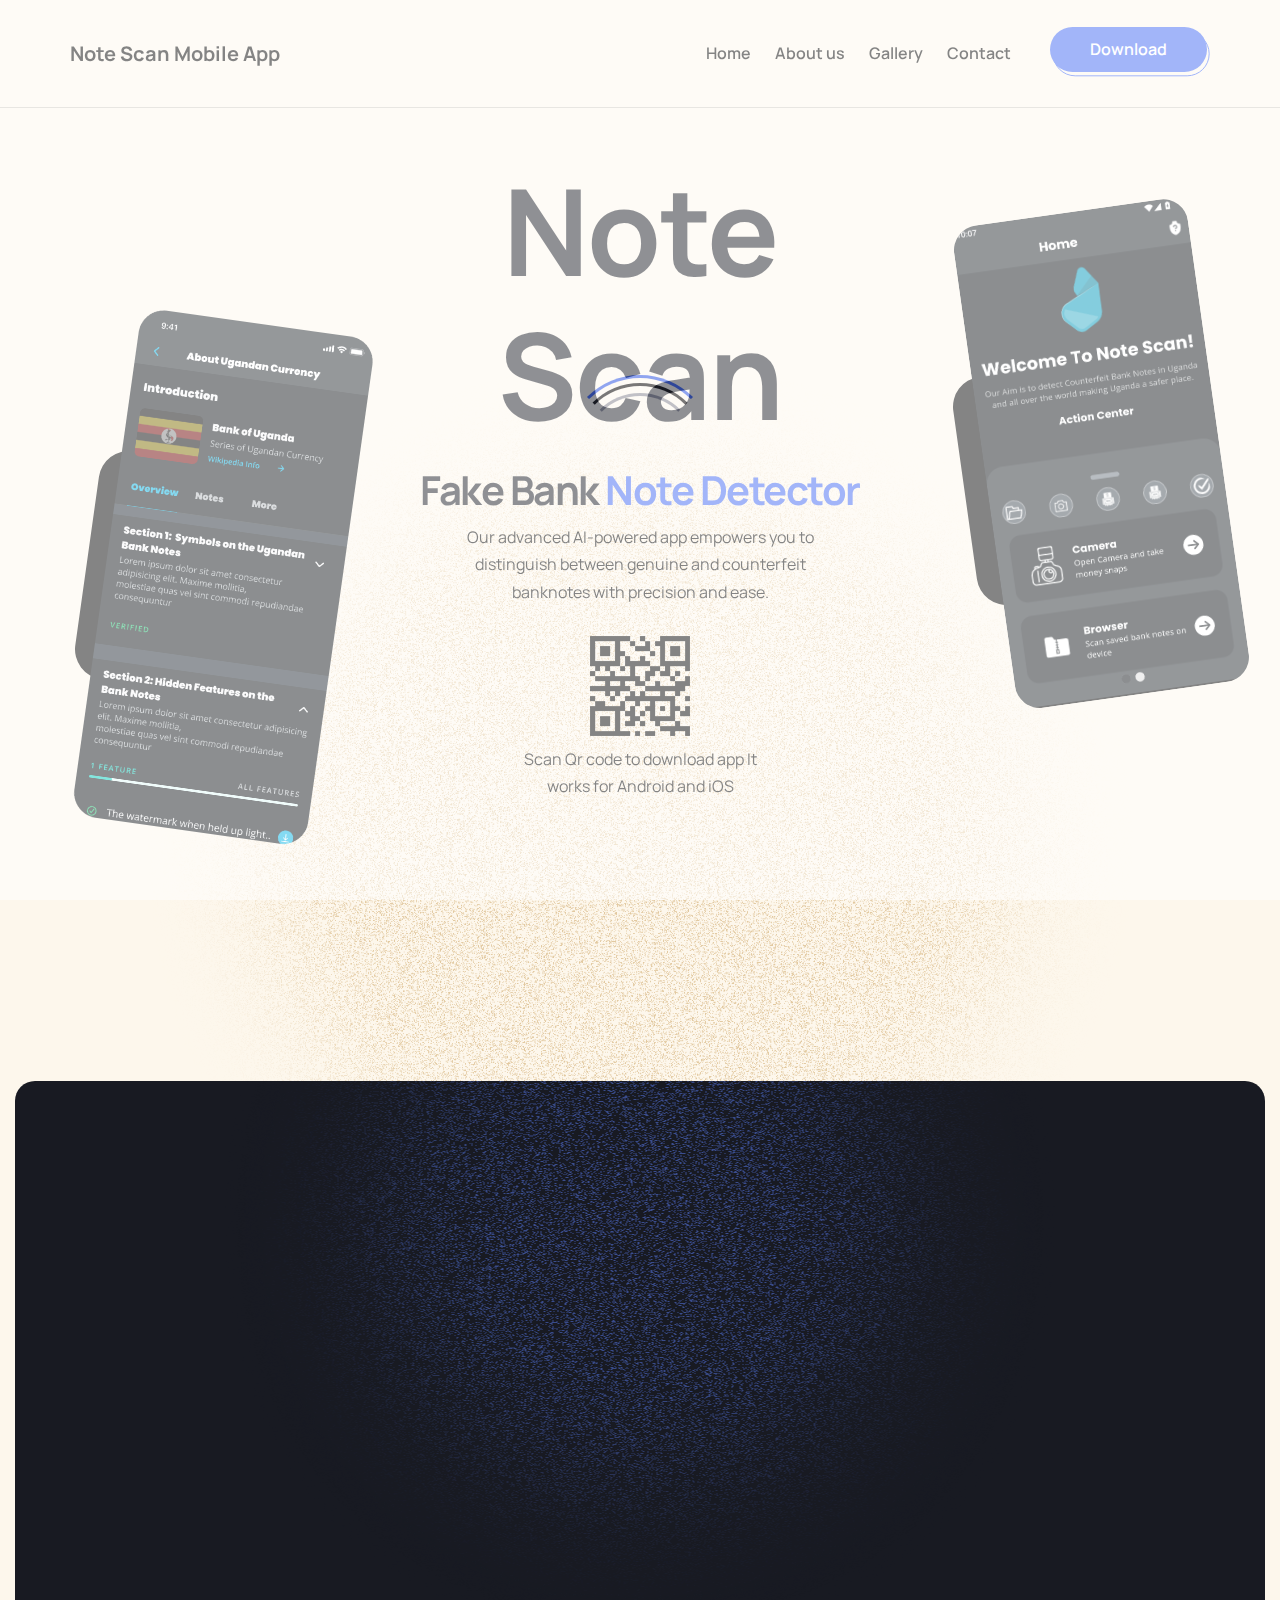
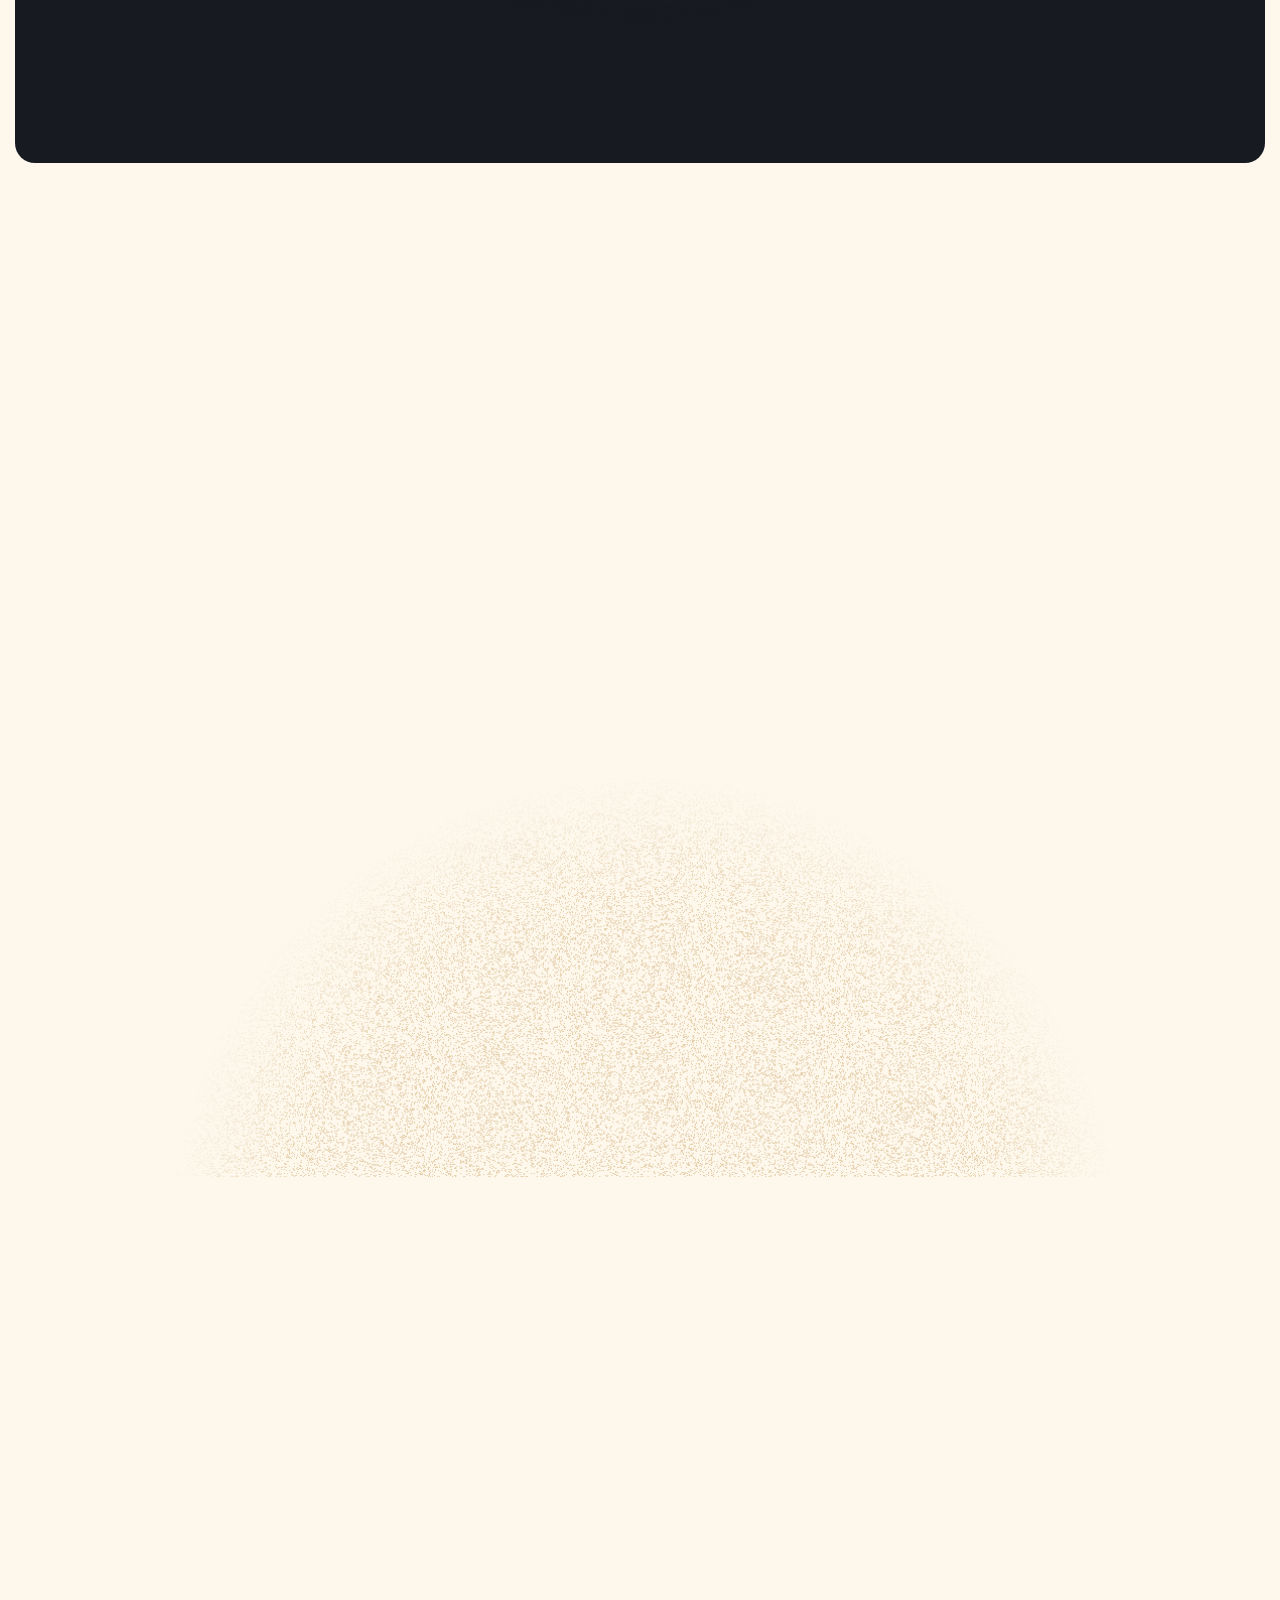
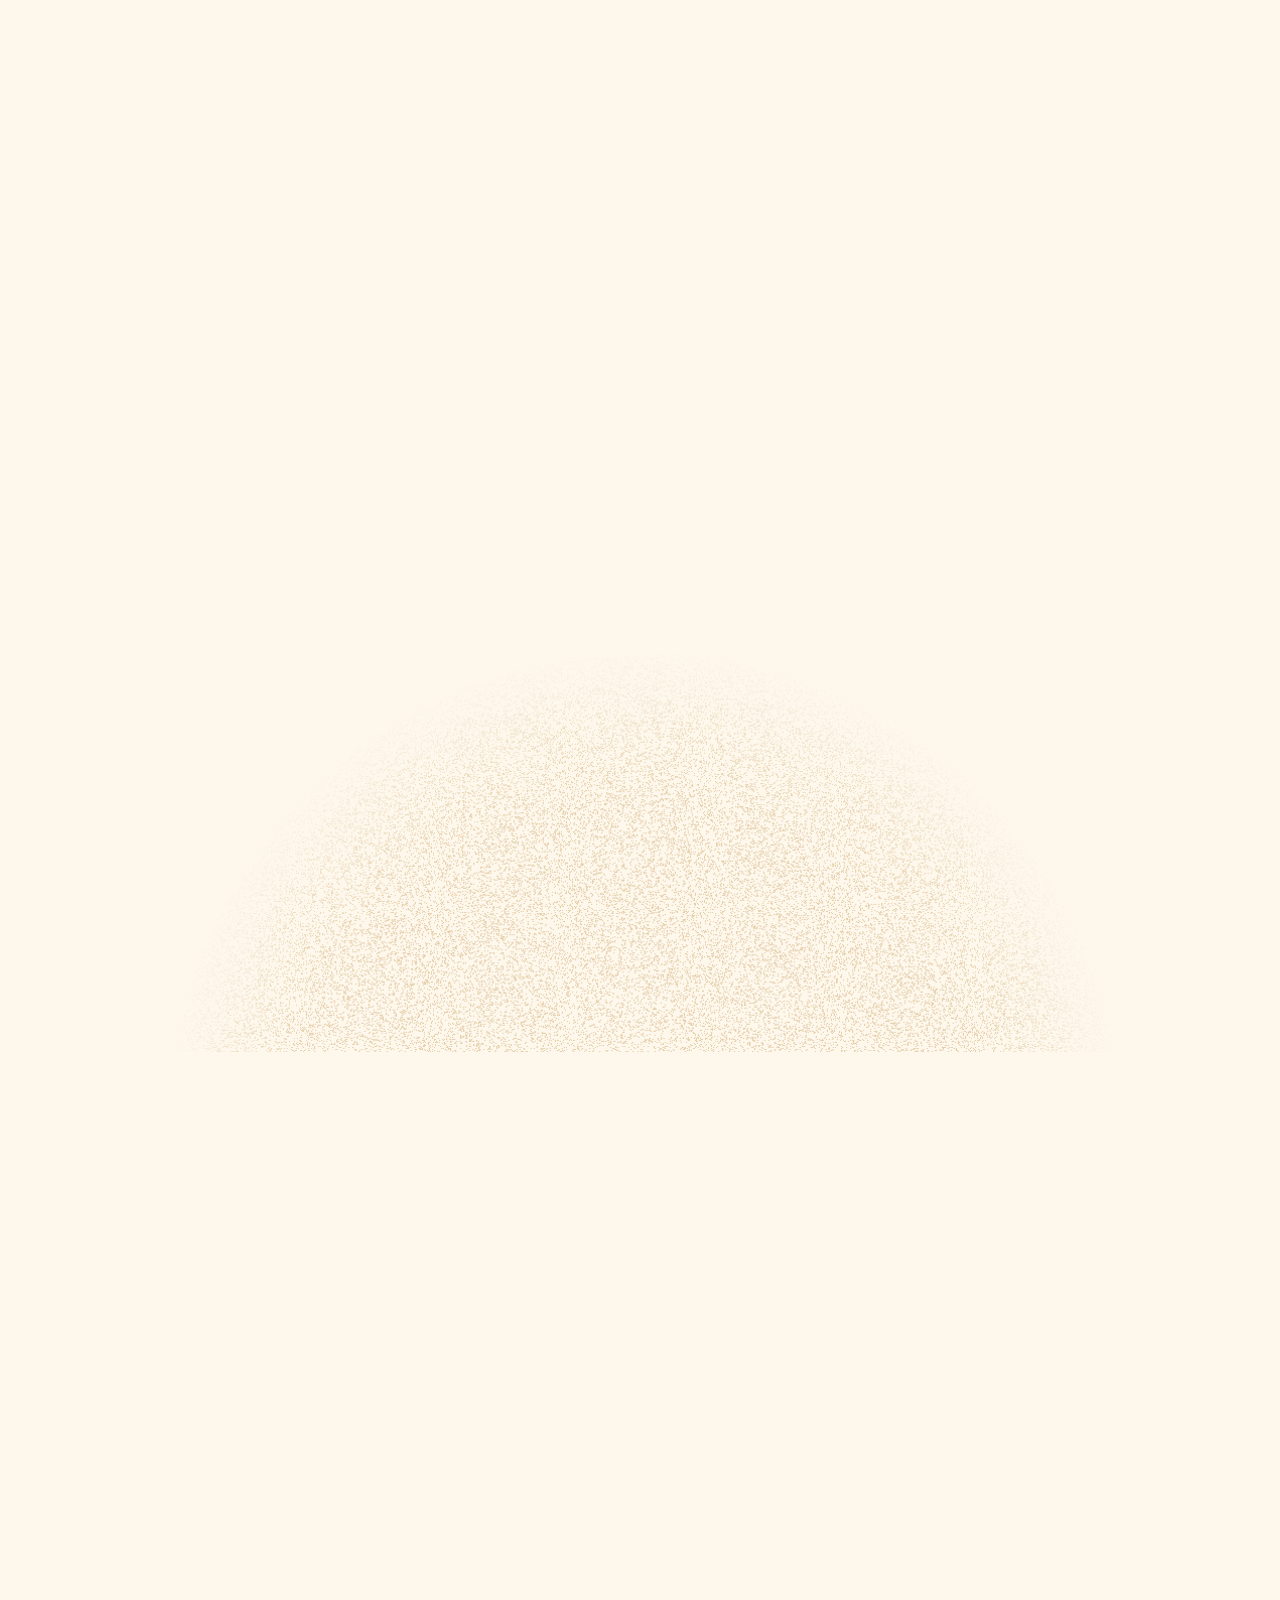
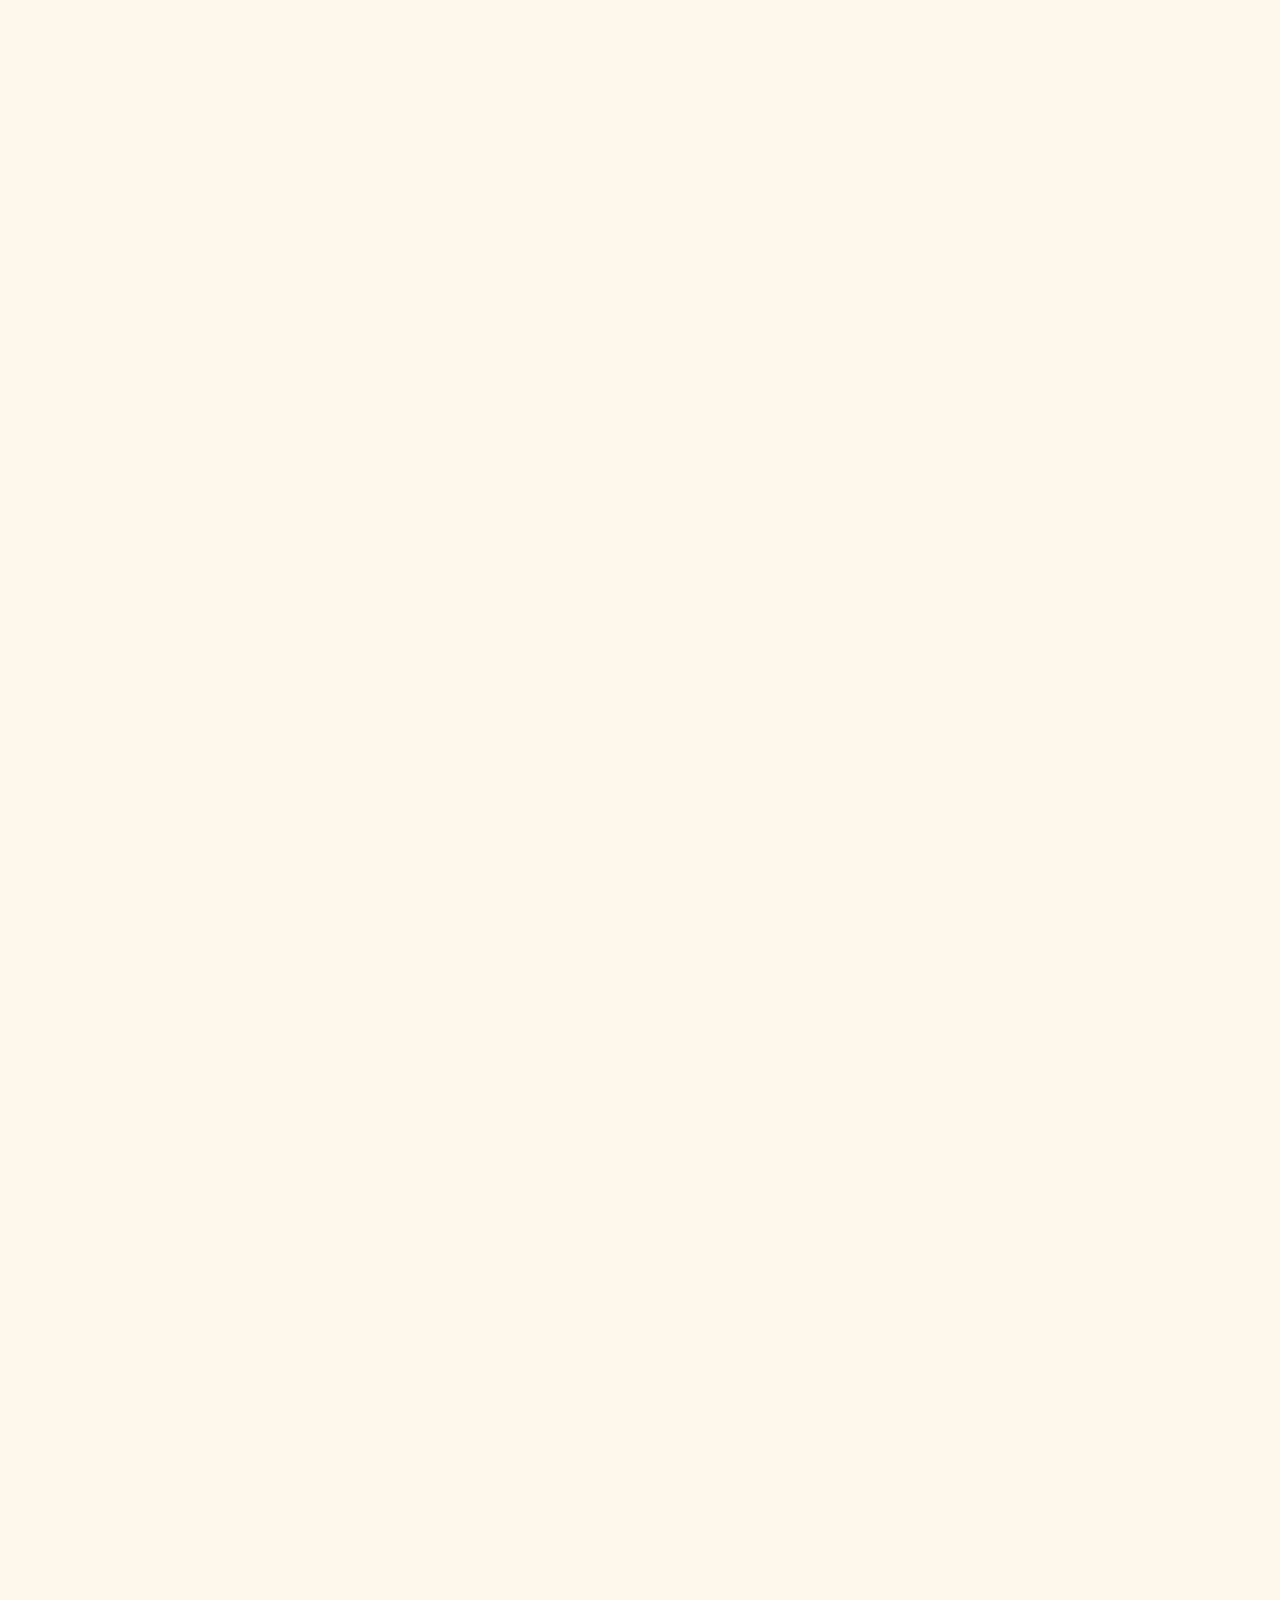
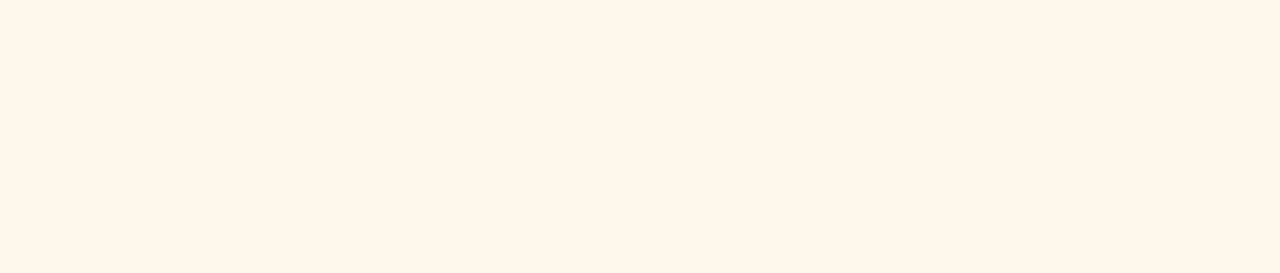
<file: index.html>
<!DOCTYPE html>
<html lang="en">

<head>

  <meta charset="UTF-8">
  <meta http-equiv="X-UA-Compatible" content="IE=edge">
  <meta name="viewport" content="width=device-width, initial-scale=1.0">
  <title>Home | Note Scan Mobile App</title>

  <!-- icofont-css-link -->
  <link rel="stylesheet" href="css/icofont.min.css">
  <!-- Owl-Carosal-Style-link -->
  <link rel="stylesheet" href="css/owl.carousel.min.css">
  <!-- Bootstrap-Style-link -->
  <link rel="stylesheet" href="css/bootstrap.min.css">
  <!-- Aos-Style-link -->
  <link rel="stylesheet" href="css/aos.css">
  <!-- Coustome-Style-link -->
  <link rel="stylesheet" href="css/style.css">
  <!-- Responsive-Style-link -->
  <link rel="stylesheet" href="css/responsive.css">
  <!-- Favicon -->
  <link rel="shortcut icon" href="images/logo.png" type="image/x-icon">

</head>

<body>

  <!-- Preloader -->
  <div id="preloader">
    <div id="loader"></div>
  </div>

  <!-- Header Start -->
  <header>
    <!-- container start -->
    <div class="container">
      <!-- navigation bar -->
      <nav class="navbar navbar-expand-lg">
        <a class="navbar-brand" href="index.html">
          <!-- <img src="images/logo.png" alt="Logo" width="10px"> -->
          <strong>Note Scan Mobile App</strong>
        </a>
        <button class="navbar-toggler" type="button" data-toggle="collapse" data-target="#navbarSupportedContent"
          aria-controls="navbarSupportedContent" aria-expanded="false" aria-label="Toggle navigation">
          <span class="navbar-toggler-icon">
            <!-- <i class="icofont-navigation-menu ico_menu"></i> -->
            <span class="toggle-wrap">
              <span class="toggle-bar"></span>
            </span>
          </span>
        </button>

        <div class="collapse navbar-collapse" id="navbarSupportedContent">
          <ul class="navbar-nav ml-auto">

            <!-- secondery menu start -->
            <li class="nav-item">
              <a class="nav-link" href="index.html">Home</a>
            </li>
            <!-- secondery menu end -->
            
            <li class="nav-item">
              <a class="nav-link" href="about.html">About us</a>
            </li>


            <li class="nav-item">
              <a class="nav-link" href="gallery.html">Gallery</a>
            </li>
  
            <li class="nav-item">
              <a class="nav-link" href="contact.html">Contact</a>
            </li>
            <li class="nav-item">
              <div class="btn_block">
                <a class="nav-link dark_btn" href="contact.html">Download</a>
                <div class="btn_bottom"></div>
              </div>
            </li>
          </ul>
        </div>
      </nav>
      <!-- navigation end -->
    </div>
    <!-- container end -->
  </header>

  <!-- Banner-Section-Start -->
  <section class="banner_section">
    <!-- container start -->
    <div class="container">
      <!-- row start -->
      <div class="row">

        <div class="col-lg-3 col-6" data-aos="fade-up" data-aos-duration="1500">
          <!-- banner image left -->
          <div class="hero_imgleft">
            <img src="images/screenshots/About Section.png" alt="image" width="90%">
          </div>
        </div>

        <div class="col-lg-6 col-12 banner_content_colom" data-aos="fade-up" data-aos-duration="1500">
          <!-- banner text -->
          <div class="banner_text">
            <h1> Note Scan </h1>
            <!-- h1 -->
            <h2>Fake Bank <span>Note
                Detector</span></h2>
            <!-- p -->
            <p>
              Our advanced AI-powered app empowers you to distinguish between genuine and counterfeit banknotes with precision and ease.
            </p>

            <div class="qrcode">
              <img src="images/qrcode.png" alt="image">
              <p> Scan Qr code to download app It works for Android and iOS
              </p>
            </div>
          </div>
        </div>

        <div class="col-lg-3 col-6" data-aos="fade-up" data-aos-duration="1500">
          <!-- banner image left -->
          <div class="hero_img_right">
            <img src="images/screenshots/home.png" alt="image" width="90%" style="border-radius: 25px;">
          </div>
        </div>


      </div>
      <!-- row end -->
      <!-- Spin Diveder Start -->
      <div class="spinBlock" data-aos="fade-up" data-aos-duration="1500">
        <span class="star"><img src="images/smallStar.png" alt="image"></span>
        <div class="spin_box" id="scrollButton">
          <span class="downsign">
            <i class="icofont-long-arrow-down"></i>
          </span>
          <div class="spin-text">
            <img src="images/12mtext.png" alt="image">
          </div>
        </div>
        <span class="star"><img src="images/smallStar.png" alt="image"></span>
      </div>
      <!-- Spin Diveder End -->
    </div>
    <!-- container end -->
  </section>
  <!-- Banner-Section-end -->

  <!-- Why We Uniqiue Section Start -->
    <section class="unique_section white_text" >
      <div class="unique_inner">
        <div class="dotes_blue"><img src="images/blue_dotes.png" alt="image"></div>
        <div class="container">
          <div class="section_title" data-aos="fade-up" data-aos-duration="1500">
            <span class="title_badge">Benifits from Us</span>
            <h2>Why we are Unique</h2>
          </div>
          <div class="row">
            <div class="col-lg-3 col-md-6 mb_5" data-aos="fade-up" data-aos-duration="1500">
              <div class="unique_box">
                <div class="text">
                  <h3>Real-Time Scanning Of Bank Notes</h3>
                  <p>App is able to detect the uploaded photo in real-time without having to store the image on device for later inspection</p>
                </div>
                <div class="img_block">
                  <img src="images/features/homeFeatures.png" alt="image">
                </div>
              </div>
            </div>
            <div class="col-lg-6 col-md-6 mb_5" data-aos="fade-up" data-aos-duration="1500">
              <div class="unique_box">
                <div class="text">
                  <h3>Advanced Security Feature Detection</h3>
                  <p>Application is able to use machine learning to detect the specified Uganda Bank Notes Security Features</p>
                </div>
                <div class="img_block">
                  <img src="images/features/securityFeatures.png" alt="image" width="50%">
                </div>
              </div>
            </div>
            <div class="col-lg-3 col-md-6 mb_5" data-aos="fade-up" data-aos-duration="1500">
              <div class="unique_box">
                <div class="text">
                  <h3>Easy setup</h3>
                  <p>Application comes with easily setup image upload, camera taking pages that are so easy to navigate and to use.
                  </p>
                </div>
                <div class="img_block">
                  <img src="images/features/homeFeatures.png" alt="image">
                </div>
              </div>
            </div>


            <!-- <div class="col-lg-6 col-md-6 mb_5" data-aos="fade-up" data-aos-duration="1500">
              <div class="unique_box">
                <div class="text">
                  <h3>Connect multiple apps</h3>
                  <p>Lorem Ipsum is simply my text of the printing and typtting.</p>
                </div>
                <div class="img_block">
                  <div class="img">
                    <img src="images/unique_4.png" alt="image">
                  </div>
                  <div class="img">
                    <img src="images/unique_5.png" alt="image">
                  </div>
                </div>
              </div>
            </div>
            <div class="col-lg-3 col-md-6 mb_5" data-aos="fade-up" data-aos-duration="1500">
              <div class="unique_box">
                <div class="text">
                  <h3>Payment transfer</h3>
                  <p>Lorem Ipsum is simply my text of the printing.</p>
                </div>
                <div class="img_block">
                  <img src="images/unique_6.png" alt="image">
                </div>
              </div>
            </div>
            <div class="col-lg-3 col-md-6 mb_5" data-aos="fade-up" data-aos-duration="1500">
              <div class="unique_box">
                <div class="text">
                  <h3>Task management</h3>
                  <p>Lorem Ipsum is simply my text of the printing.</p>
                </div>
                <div class="img_block">
                  <img src="images/unique_7.png" alt="image">
                </div>
              </div>
            </div> -->


          </div>
        </div>
      </div>
    </section>
    <!-- Why We Uniqiue Section End -->

  <!-- Page Wraper -->
  <div class="page_wrapper">

    <!-- About Us Start-->
    <section class="about_section row_am">
      <div class="container">
        <div class="section_title" data-aos="fade-up" data-aos-duration="1500">
          <span class="title_badge mb-1">About us</span>
          <h2>Application with the best <img src="images/mobileicon.png" alt="image"> artificial <br>
            intelligence to detect <span><img src="images/logo.png" alt="image" width="3%"> fake</span> bank <span><img
                src="images/ugFlag.png" alt="image" width="4%"> notes</span></h2>
        </div>
        <div class="row">
          <div class="col-lg-4 col-md-6">
            <ul class="app_statstic" id="counter" data-aos="fade-in" data-aos-duration="1500">
              <li data-aos="fade-up" data-aos-duration="1500">
                <div class="text">
                  <p><span class="counter-value" data-count="10">0</span><span>M+</span></p>
                  <p>Users</p>
                </div>
              </li>
              <li data-aos="fade-up" data-aos-duration="1500">
                <div class="text">
                  <p><span>A</span><span>+</span></p>
                  <p>Accurancy</p>
                </div>
              </li>
              <li data-aos="fade-up" data-aos-duration="1500">
                <div class="text">
                  <p><span class="counter-value" data-count="08">0 </span><span>M+</span></p>
                  <p>Followers</p>
                </div>
              </li>
            </ul>
          </div>
          <div class="col-lg-4 col-md-6">
            <div class="abtImg text-center" data-aos="fade-up" data-aos-duration="1500">
              <img src="images/screenshots/home.png" alt="image" width="80%" style="border-radius: 25px;">
            </div>
          </div>
          <div class="col-lg-4">
            <p data-aos="fade-up" data-aos-duration="1500">Navigate our application and take a few photos of the Ugandan Bank Notes and Click on the Scan button to actually check the authenticity of the Currency in hand.</p>
            <div class="video_block" data-aos="fade-up" data-aos-duration="1500">
              <img class="thumbnil" src="images/applicationvideothumb.png" alt="image">
              <div class="playBtn">
                <a href="#" class="popup-youtube play-button play_icon"
                  data-url="https://www.youtube.com/embed/tgbNymZ7vqY?autoplay=1&mute=1" data-toggle="modal" data-target="#myModal" title="XJj2PbenIsU"><img src="images/play_white.svg" alt="img"></a>
                <img class="spin_text" src="images/playvideotext.png" alt="image">
              </div>
            </div>
            <div class="btn_block" data-aos="fade-up" data-aos-duration="1500">
              <a href="contact.html" class="btn puprple_btn ml-0">GIVE US FEEDBACK</a>
              <div class="btn_bottom"></div>
            </div>
          </div>
        </div>
      </div>
    </section>
    <!-- About Us End -->

    <!-- Text List flow Section Start -->
    <div class="text_list_section row_am" data-aos="fade-in" data-aos-duration="1500">
      <div class="container">
        <span class="title_badge down_fix">Why choose our app</span>
      </div>
      <div class="slider_block">
        <div class="owl-carousel owl-theme" id="text_list_flow">
          <div class="item">
            <div class="text_block">
              <span>Multiple Note Scans </span>
              <span class="mark_star">•</span>
            </div>
          </div>
          <div class="item">
            <div class="text_block">
              <span>User friendly</span>
              <span class="mark_star">•</span>
            </div>
          </div>
          <div class="item">
            <div class="text_block">
              <span>Time saving </span>
              <span class="mark_star">•</span>
            </div>
          </div>
          <div class="item">
            <div class="text_block">
              <span>Cost effective</span>
              <span class="mark_star">•</span>
            </div>
          </div>
          <div class="item">
            <div class="text_block">
              <span>Advanced Security</span>
              <span class="mark_star">•</span>
            </div>
          </div>
          <div class="item">
            <div class="text_block">
              <span> User privacy</span>
              <span class="mark_star">•</span>
            </div>
          </div>
          <div class="item">
            <div class="text_block">
              <span>Long lasting</span>
              <span class="mark_star">•</span>
            </div>
          </div>
          <div class="item">
            <div class="text_block">
              <span>Regular Updates</span>
              <span class="mark_star">•</span>
            </div>
          </div>
        </div>
      </div>
    </div>
    <!-- Text List flow Section End -->


    <!-- How It Work Section Start -->
    <section class="how_it_section white_text">
      <div class="how_it_inner" data-aos="fade-in" data-aos-duration="1500">
        <div class="dotes_blue"><img src="images/blue_dotes.png" alt="image"></div>
        <div class="container">
          <div class="section_title" data-aos="fade-up" data-aos-duration="1500">
            <span class="title_badge">Quick & easy</span>
            <h2>How it works in 3 steps</h2>
          </div>
          <div class="row">
            <div class="col-md-4">
              <div class="steps_block step_border" data-aos="fade-up" data-aos-duration="1500">
                <div class="steps">
                  <div class="icon">
                    <img src="images/howstep1.png" alt="image">
                  </div>
                  <div class="text">
                    <h3>Download app</h3>
                    <ul class="social">
                      <li><a href="#"><i class="icofont-brand-android-robot"></i></a></li>
                      <li><a href="#"><i class="icofont-brand-apple"></i></a></li>
                      <li><a href="#"><i class="icofont-brand-windows"></i></a></li>
                    </ul>
                    <p>Download App. It will work for <br> Android, Mac &
                      Windows</p>
                  </div>
                </div>
                <span class="step">01</span>
              </div>
            </div>
            <div class="col-md-4">
              <div class="steps_block step_border" data-aos="fade-up" data-aos-duration="1500">
                <div class="steps">
                  <div class="icon">
                    <img src="images/howstep2.png" alt="image">
                  </div>
                  <div class="text">
                    <h3>Browse Currency Image</h3>
                    <span class="tag_text">Take Snapshots of the Currency</span>
                    <p>Open the camera of your device and take photos of the currency to be verified <br> and you can select or take multiple photos/p>
                  </div>
                </div>
                <span class="step">02</span>
              </div>
            </div>
            <div class="col-md-4">
              <div class="steps_block" data-aos="fade-up" data-aos-duration="1500">
                <div class="steps">
                  <div class="icon">
                    <img src="images/howstep3.png" alt="image">
                  </div>
                  <div class="text">
                    <h3>Enjoy the app</h3>
                    <span class="tag_text">Read FAQs for any query about the Bank Of Uganda</span>
                    <p>Enjoy our app & share <br> most amazing app experience</p>
                  </div>
                </div>
                <span class="step">03</span>
              </div>
            </div>
          </div>
            <div class="text-center">
            <div class="btn_block">
              <a href="contact.html" class="btn puprple_btn ml-0">Get started now</a>
              <div class="btn_bottom"></div>
            </div>
          </div>
        </div>
      </div>
    </section>
    <!-- How It Work Section End -->
  </div>
  <!-- Wraper End -->



  <!-- Page Wraper -->
  <div class="page_wrapper">

    <!-- Our Client -->
    <section class="row_am our_client">
      <div class="container">
        <div class="section_title" data-aos="fade-up" data-aos-duration="1500">
          <span class="title_badge">Our Partner</span>
          <h2>
            <span class="d-block">Bank Of Uganda</span>
            our main partners
          </h2>
        </div>
        <!-- Our Client List -->
        <ul class="client_list">
          <li>
            <div class="client_logo" data-aos="fade-up" data-aos-duration="1500">
              <img src="images/ugFlag.png" alt="image">
            </div>
          </li>
          <li>
            <div class="client_logo" data-aos="fade-up" data-aos-duration="1500">
              <img src="images/ugFlag.png" alt="image">
            </div>
          </li>
          <li>
            <div class="client_logo" data-aos="fade-up" data-aos-duration="1500">
              <img src="images/ugFlag.png" alt="image">
            </div>
          </li>
          <li>
            <div class="client_logo" data-aos="fade-up" data-aos-duration="1500">
              <img src="images/ugFlag.png" alt="image">
            </div>
          </li>
          <li>
            <div class="client_logo" data-aos="fade-up" data-aos-duration="1500">
              <img src="images/ugFlag.png" alt="image">
            </div>
          </li>
        </ul>
      </div>
    </section>

    <!-- Beautifull-interface-Section start -->
    <section class="row_am interface_section">
      <!-- container start -->
      <div class="container-fluid">
        <div class="section_title" data-aos="fade-up" data-aos-duration="1500" data-aos-delay="300">
          <span class="title_badge">App screens</span>
          <h2>Userfriendly <span>interface</span> design</h2>
        </div>

        <!-- screen slider start -->
        <div class="screen_slider" data-aos="fade-up" data-aos-duration="1500">
          <div id="screen_slider" class="owl-carousel owl-theme">
            <div class="item">
              <div class="screen_frame_img">
                <img src="images/screenshots/Splash Screen.png" alt="image">
              </div>
            </div>
            <div class="item">
              <div class="screen_frame_img">
                <img src="images/screenshots/home.png" alt="image">
              </div>
            </div>
            <div class="item">
              <div class="screen_frame_img">
                <img src="images/screenshots/about-home.png" alt="image">
              </div>
            </div>
            <div class="item">
              <div class="screen_frame_img">
                <img src="images/screenshots/about-more.png" alt="image">
              </div>
            </div>
            <div class="item">
              <div class="screen_frame_img">
                <img src="images/screenshots/about-notes.png" alt="image">
              </div>
            </div>
            <div class="item">
              <div class="screen_frame_img">
                <img src="images/screenshots/aboutMore2.png" alt="image">
              </div>
            </div>
            <div class="item">
              <div class="screen_frame_img">
                <img src="images/screenshots/aboutMoreActivities.png" alt="image">
              </div>
            </div>
            <div class="item">
              <div class="screen_frame_img">
                <img src="images/screenshots/Get Help 4.png" alt="image">
              </div>
            </div>
            <div class="item">
              <div class="screen_frame_img">
                <img src="images/screenshots/aboutMoreFAQ.png" alt="image">
              </div>
            </div>
            <div class="item">
              <div class="screen_frame_img">
                <img src="images/screenshots/Get Help 6.png" alt="image">
              </div>
            </div>
            <div class="item">
              <div class="screen_frame_img">
                <img src="images/screenshots/Get Help 7.png" alt="image">
              </div>
            </div>
            <div class="item">
              <div class="screen_frame_img">
                <img src="images/screenshots/aboutNotes.png" alt="image">
              </div>
            </div>
            <div class="item">
              <div class="screen_frame_img">
                <img src="images/screenshots/aboutNotes2.png" alt="image">
              </div>
            </div>
            <div class="item">
              <div class="screen_frame_img">
                <img src="images/screenshots/Get Help Screen.png" alt="image">
              </div>
            </div>
            <div class="item">
              <div class="screen_frame_img">
                <img src="images/screenshots/aboutHome.png" alt="image">
              </div>
            </div>
          </div>
        </div>
        <!-- screen slider end -->
      </div>
      <!-- container end -->
    </section>
    <!-- Beautifull-interface-Section end -->

    <!-- Text List flow Section Start -->
    <div class="text_list_section row_am downaload_section" data-aos="fade-in" data-aos-duration="1500">
      <div class="container">
        <div class="yellow_dotes">
          <img src="images/yellow_dotes.png" alt="image">
        </div>
        <div class="center_screen">
          <div class="img">
            <img src="images/screenshots/Get Help Screen.png" alt="image" width="50%">
          </div>
          <!-- app buttons -->
          <ul class="app_btn">
            <li>
              <a href="#">
                <img class="blue_img" src="images/googleplay.png" alt="image">
              </a>
            </li>
            <li>
              <a href="#">
                <img class="blue_img" src="images/appstorebtn.png" alt="image">
              </a>
            </li>
          </ul>
        </div>
      </div>
      <div class="background_slider">
        <div class="dowanload_slider">
          <div class="downlist">
            <div class="text_block">
              <span>Download </span>
              <span class="mark_star">•</span>
            </div>
            <div class="text_block">
              <span>Download </span>
              <span class="mark_star">•</span>
            </div>
            <div class="text_block">
              <span>Download </span>
              <span class="mark_star">•</span>
            </div>
            <div class="text_block">
              <span>Download </span>
              <span class="mark_star">•</span>
            </div>
            <div class="text_block">
              <span>Download </span>
              <span class="mark_star">•</span>
            </div>
          </div>
        </div>
        <div class="slider_block">
          <div class="owl-carousel owl-theme" id="text_list_flow_download">
            <div class="item">
              <div class="text_block">
                <span>Download </span>
                <span class="mark_star">•</span>
              </div>
            </div>
            <div class="item">
              <div class="text_block">
                <span>Download </span>
                <span class="mark_star">•</span>
              </div>
            </div>
            <div class="item">
              <div class="text_block">
                <span>Download </span>
                <span class="mark_star">•</span>
              </div>
            </div>
            <div class="item">
              <div class="text_block">
                <span>Download </span>
                <span class="mark_star">•</span>
              </div>
            </div>
            <div class="item">
              <div class="text_block">
                <span>Download </span>
                <span class="mark_star">•</span>
              </div>
            </div>
            <div class="item">
              <div class="text_block">
                <span>Download </span>
                <span class="mark_star">•</span>
              </div>
            </div>
          </div>
        </div>
        <div class="dowanload_slider">
          <div class="downlist">
            <div class="text_block">
              <span>Download </span>
              <span class="mark_star">•</span>
            </div>
            <div class="text_block">
              <span>Download </span>
              <span class="mark_star">•</span>
            </div>
            <div class="text_block">
              <span>Download </span>
              <span class="mark_star">•</span>
            </div>
            <div class="text_block">
              <span>Download </span>
              <span class="mark_star">•</span>
            </div>
          </div>
        </div>
      </div>
    </div>
    <!-- Text List flow Section End -->


    <!-- Footer-Section start -->
    <footer class="white_text" data-aos="fade-in" data-aos-duration="1500">
      <div class="container">
        <div class="row">
          <div class="col-md-6">
            <div class="logo_side">
              <div class="logo">
                <a href="#">
                  <img src="images/logo.png" alt="Logo" width="10%">
                 <p><strong>Note Scan</strong></p> 
                </a>
              </div>
              <div class="news_letter">
                <h3>Subscribe newsletter</h3>
                <p>Be the first to recieve all latest post in your inbox</p>
                <form>
                  <div class="form-group">
                    <input type="email" class="form-control" placeholder="Enter your email">
                    <button class="btn"><i class="icofont-paper-plane"></i></button>
                  </div>
                  <p class="note">By clicking send link you agree to receive message.</p>
                </form>
              </div>
              <ul class="contact_info">
                <li><a href="mailto:">support@notescan.com</a></li>
                <li><a href="tel: ">+256-000-000 0000</a></li>
              </ul>
              <ul class="social_media">
                <li><a href="#"><i class="icofont-facebook"></i></a></li>
                <li><a href="#"><i class="icofont-twitter"></i></a></li>
                <li><a href="#"><i class="icofont-instagram"></i></a></li>
                <li><a href="#"><i class="icofont-pinterest"></i></a></li>
              </ul>
            </div>
          </div>
          <div class="col-md-6">
            <div class="download_side">
              <h3>Download app</h3>
              <ul class="app_btn">
                <li>
                  <a href="#">
                    <img class="blue_img" src="images/googleplay.png" alt="image">
                  </a>
                </li>
                <li>
                  <a href="#">
                    <img class="blue_img" src="images/appstorebtn.png" alt="image">
                  </a>
                </li>
              </ul>
            </div>
          </div>
        </div>
      </div>
      <div class="footer_bottom">
        <div class="container">
          <div class="ft_inner">
            <div class="copy_text">
              <p>© Copyrights 2024. All rights reserved.</p>
            </div>
            <ul class="links">
              <li><a href="index.html">Home</a></li>
              <li><a href="about.html">About us</a></li>
              <li><a href="gallery.html">Gallery</a></li>
              <li><a href="contact.html">Contact us</a></li>
            </ul>
            <div class="design_by">
              <p>Developed by <a href="https://techinnovate-solutions.github.io" target="blank">Techinnovate Uganda</a></p>
            </div>
          </div>
        </div>
      </div>
    </footer>
    <!-- Footer-Section end -->

    <!-- go top button -->
    <div class="go_top" id="Gotop">
      <span><i class="icofont-arrow-up"></i></span>
    </div>

    <!-- Video Model Start -->
    <div class="modal fade youtube-video" id="myModal" tabindex="-1" role="dialog">
      <div class="modal-dialog" role="document">
        <div class="modal-content">
          <button id="close-video" type="button" class="button btn btn-default text-right" data-dismiss="modal">
            <i class="icofont-close-line-circled"></i>
          </button>
          <div class="modal-body">
            <div id="video-container" class="video-container">
              <iframe id="youtubevideo" width="640" height="360" allowfullscreen></iframe>
            </div>
          </div>
          <div class="modal-footer">
          </div>
        </div>
      </div>
    </div>
    <!-- Video Model End -->
  </div>
  <!-- Page-wrapper-End -->

  <!-- Jquery-js-Link -->
  <script src="js/jquery.js"></script>
  <!-- owl-js-Link -->
  <script src="js/owl.carousel.min.js"></script>
  <!-- bootstrap-js-Link -->
  <script src="js/bootstrap.min.js"></script>
  <!-- aos-js-Link -->
  <script src="js/aos.js"></script>
  <!-- Typed Js Cdn -->
  <script src='js/typed.min.js'></script>
  <!-- main-js-Link -->
  <script src="js/main.js"></script>

  <script>
    $("#typed").typed({
      strings: ["Type Writing Text", "Auto Type Text", "Add any text you like here."],
      typeSpeed: 100,
      startDelay: 0,
      backSpeed: 60,
      backDelay: 2000,
      loop: true,
      cursorChar: "|",
      contentType: 'html'
    });

    // Fixed Discount Dish JS
    $(document).ready(function () {
      let cardBlock = document.querySelectorAll('.task_block');
      let topStyle = 120;

      cardBlock.forEach((card) => {
        card.style.top = `${topStyle}px`;
        topStyle += 30;
      })

    }
    );

    // Scroll Down Window 
    $(document).ready(function () {
      // Attach a click event handler to the button
      $('#scrollButton').click(function () {
        // Scroll down smoothly 200 pixels from the current position
        $('html, body').animate({ scrollTop: $(window).scrollTop() + 600 }, 800); // Adjust the speed (800ms) as needed
      });
    });

  </script>

</body>


</html>
</file>
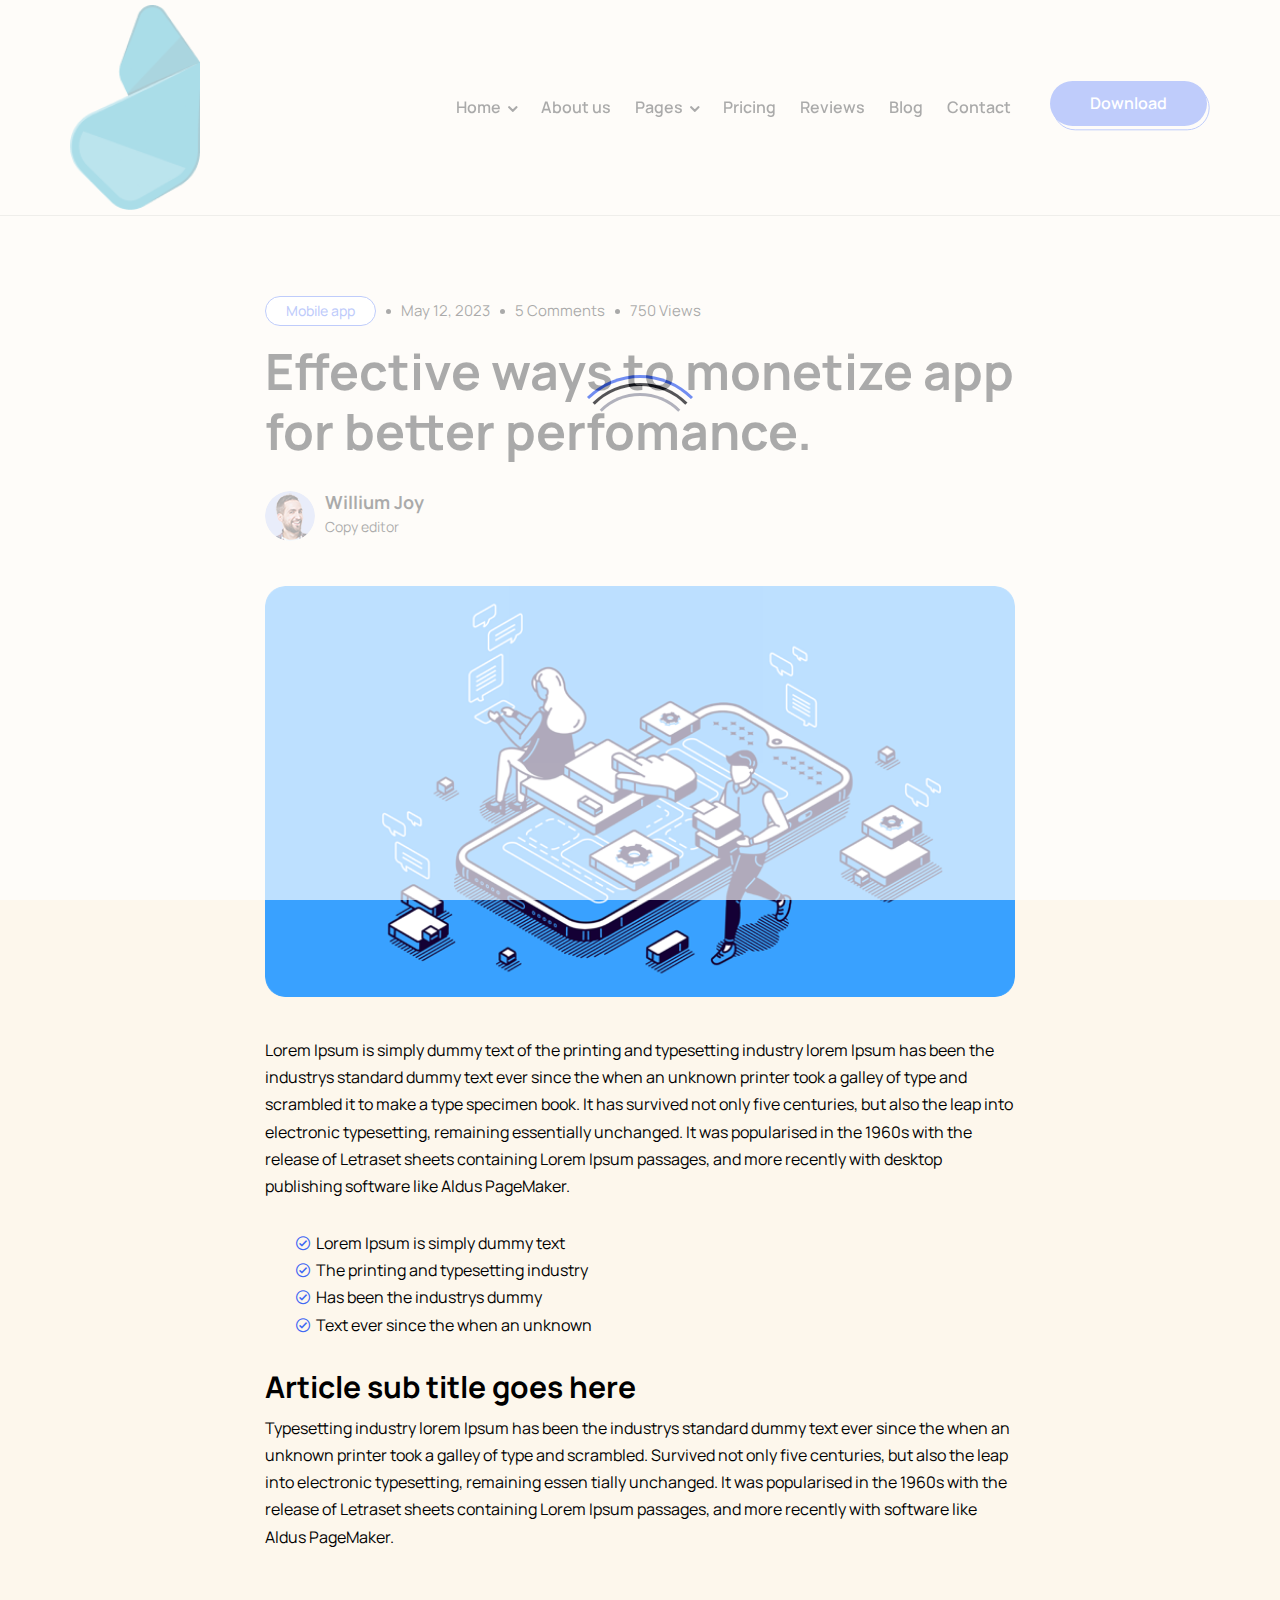
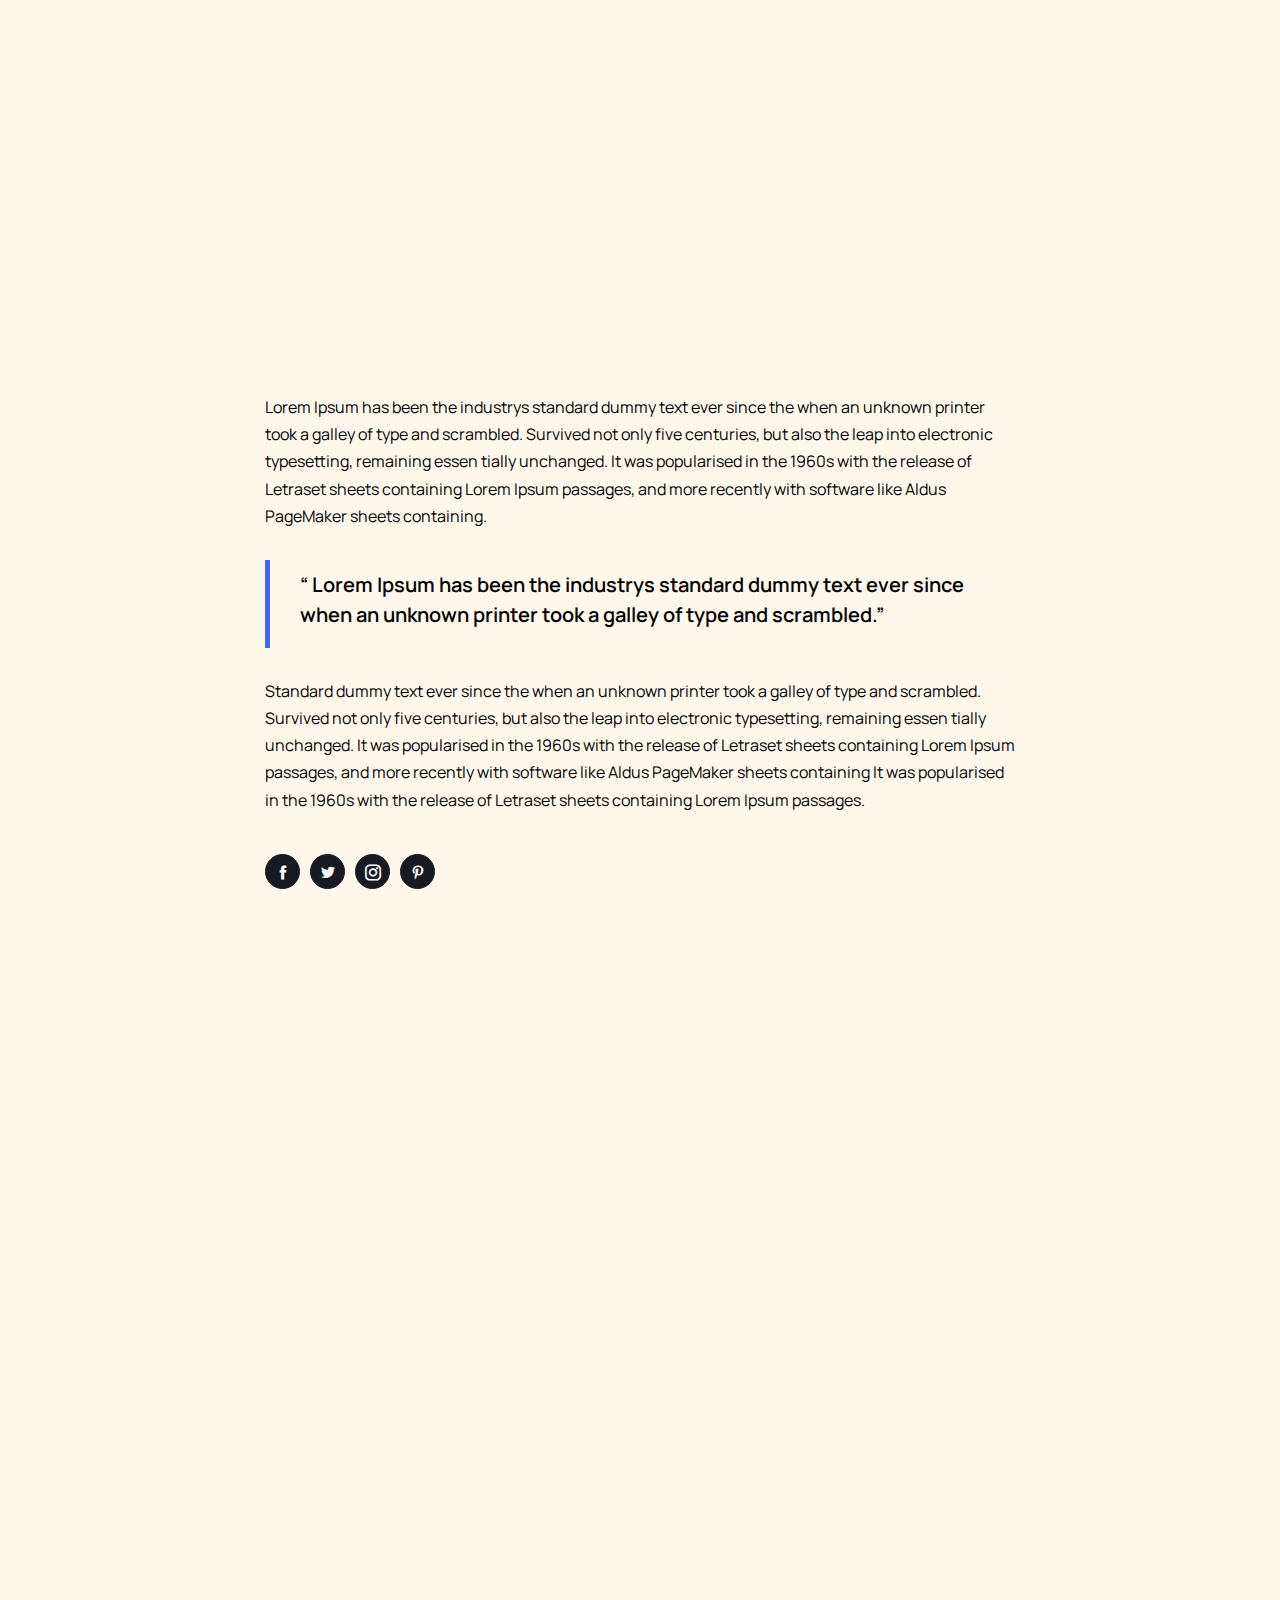
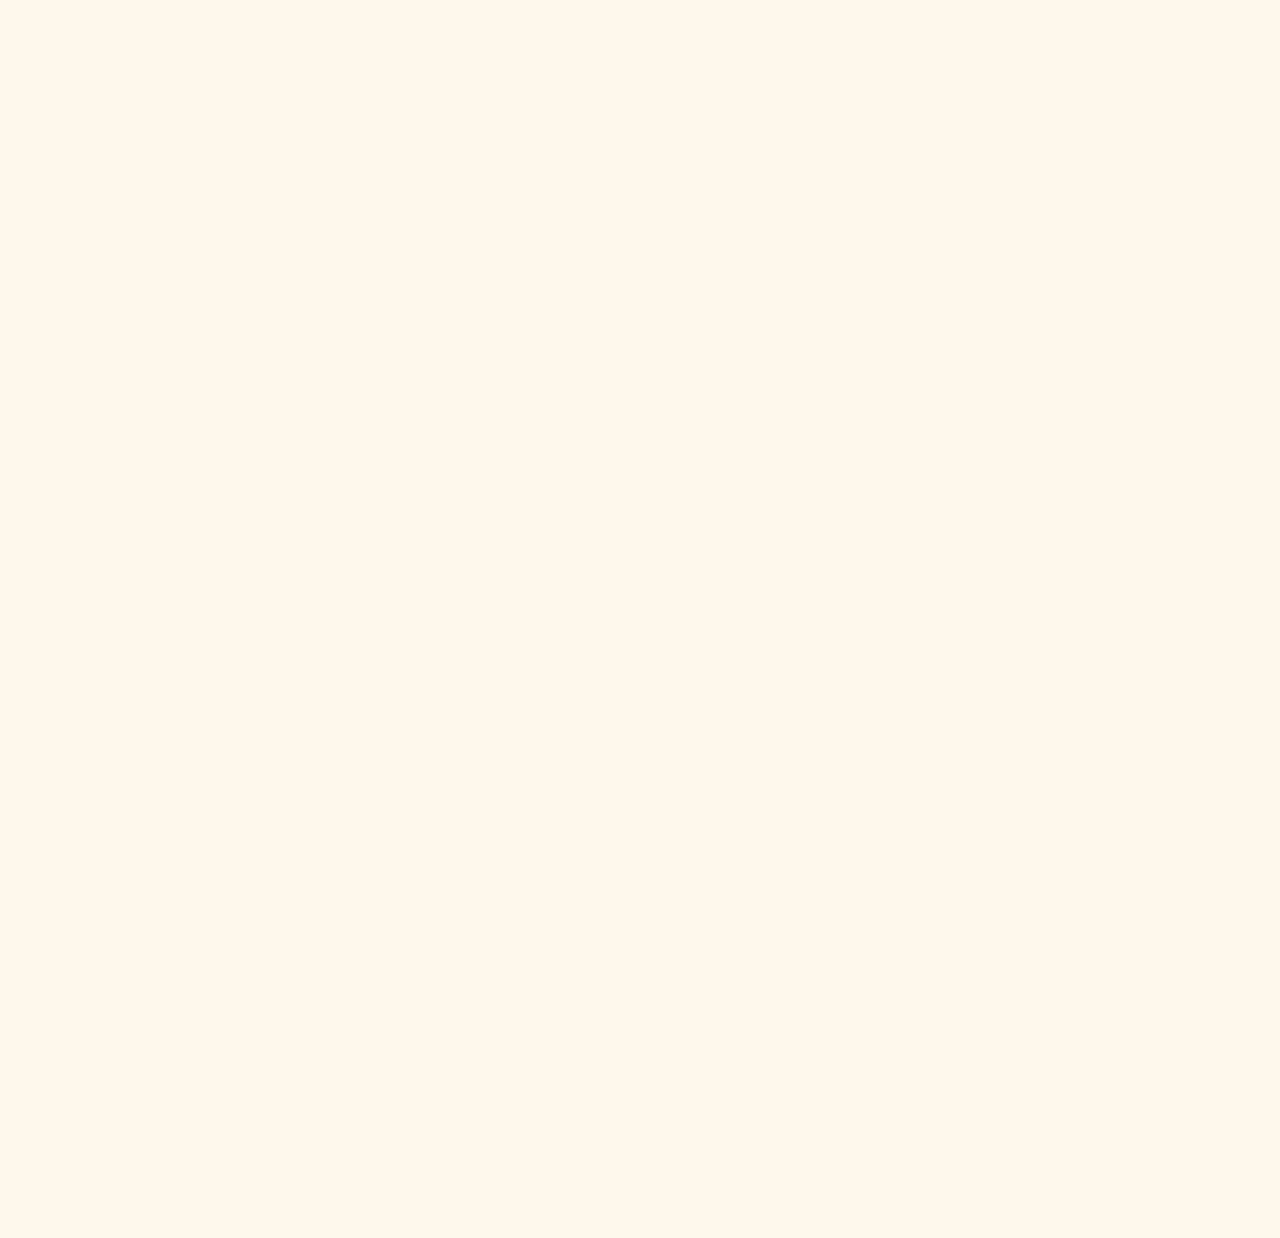
<file: blog-detail.html>
<!DOCTYPE html>
<html lang="en">


<!-- Mirrored from kalanidhithemes.com/live-preview/landing-page/appix/all-demo/05-App-Landing-Page-QR-Code-Hero/blog-detail.html by HTTrack Website Copier/3.x [XR&CO'2014], Sat, 01 Jun 2024 17:24:06 GMT -->
<head>

  <meta charset="UTF-8">
  <meta http-equiv="X-UA-Compatible" content="IE=edge">
  <meta name="viewport" content="width=device-width, initial-scale=1.0">
  <title>Latest blog post</title>

  <!-- icofont-css-link -->
  <link rel="stylesheet" href="css/icofont.min.css">
  <!-- Owl-Carosal-Style-link -->
  <link rel="stylesheet" href="css/owl.carousel.min.css">
  <!-- Bootstrap-Style-link -->
  <link rel="stylesheet" href="css/bootstrap.min.css">
  <!-- Aos-Style-link -->
  <link rel="stylesheet" href="css/aos.css">
  <!-- Coustome-Style-link -->
  <link rel="stylesheet" href="css/style.css">
  <!-- Responsive-Style-link -->
  <link rel="stylesheet" href="css/responsive.css">
  <!-- Favicon -->
  <link rel="shortcut icon" href="images/favicon.png" type="image/x-icon">

</head>

<body>


  <!-- Preloader -->
  <div id="preloader">
    <div id="loader"></div>
  </div>

  <!-- Header Start -->
  <header>
    <!-- container start -->
    <div class="container">
      <!-- navigation bar -->
      <nav class="navbar navbar-expand-lg">
        <a class="navbar-brand" href="index.html">
          <img src="images/logo.png" alt="Logo">
        </a>
        <button class="navbar-toggler" type="button" data-toggle="collapse" data-target="#navbarSupportedContent"
          aria-controls="navbarSupportedContent" aria-expanded="false" aria-label="Toggle navigation">
          <span class="navbar-toggler-icon">
            <!-- <i class="icofont-navigation-menu ico_menu"></i> -->
            <span class="toggle-wrap">
              <span class="toggle-bar"></span>
            </span>
          </span>
        </button>

        <div class="collapse navbar-collapse" id="navbarSupportedContent">
          <ul class="navbar-nav ml-auto">

            <!-- secondery menu start -->
            <li class="nav-item has_dropdown">
              <a class="nav-link" href="#">Home</a>
              <span class="drp_btn"><i class="icofont-rounded-down"></i></span>
              <div class="sub_menu">
                <ul>
                  <li><a href="https://kalanidhithemes.com/live-preview/landing-page/appix/all-demo/01-App-Landing-Page-Defoult/index.html">Home 1 </a></li>
                  <li><a href="https://kalanidhithemes.com/live-preview/landing-page/appix/all-demo/02-App-Landing-Page-Center-Hero/index.html"> Home 2 </a></li>
                  <li><a href="https://kalanidhithemes.com/live-preview/landing-page/appix/all-demo/03-App-Landing-Page-Static-Hero/index.html">Home 3</a></li>
                  <li><a href="https://kalanidhithemes.com/live-preview/landing-page/appix/all-demo/04-App-Landing-Page-Static-Hero-Center/index.html">Home 4</a></li>
                  <li><a href="index.html">Home 5</a></li>
                  <li><a href="https://kalanidhithemes.com/live-preview/landing-page/appix/all-demo/06-App-Landing-Page-Video-Hero/index.html">Home 6</a></li>
                  <li><a href="https://kalanidhithemes.com/live-preview/landing-page/appix/all-demo/07-App-Landing-Page-Slider-Hero-Star-Animation/index.html">Home 7</a></li>
                  <li><a href="https://kalanidhithemes.com/live-preview/landing-page/appix/all-demo/08-App-Landing-Page-Slider-Hero-Green/index.html">Home 8</a></li>
                  <li><a href="https://kalanidhithemes.com/live-preview/landing-page/appix/all-demo/09-App-Landing-Page-Slider-Hero-Light-Green/index.html">Home 9</a></li>
                  <li><a href="https://kalanidhithemes.com/live-preview/landing-page/appix/all-demo/10-App-Landing-Page-Static-Hero-Center-Light-Orange-Hero/index.html">Home 10</a></li>
                  <li><a href="https://kalanidhithemes.com/live-preview/landing-page/appix/all-demo/11-App-Landing-Page-Static-Hero-Center-Blue/index.html">Home 11</a></li>
                  <li><a href="https://kalanidhithemes.com/live-preview/landing-page/appix/all-demo/12-App-Landing-Page-Center-Hero-Orange-Gradient/index.html">Home 12</a></li>
                  <li><a href="https://kalanidhithemes.com/live-preview/landing-page/appix/all-demo/13-App-Landing-Page-Slider-Hero-Circle-Animated-bg/index.html">Home 13</a></li>
                  <li><a href="https://kalanidhithemes.com/live-preview/landing-page/appix/all-demo/14-App-Landing-Page-QR-Code-Dark-Hero/index.html">Home 14</a></li>
                  
                </ul>
              </div>
            </li>
            <!-- secondery menu end -->
            
            <li class="nav-item">
              <a class="nav-link" href="about.html">About us</a>
            </li>
            <!-- secondery menu start -->
            <li class="nav-item has_dropdown">
              <a class="nav-link" href="#">Pages</a>
              <span class="drp_btn"><i class="icofont-rounded-down"></i></span>
              <div class="sub_menu">
                <ul>
                  <li><a href="blog-list.html">Blog List</a></li>
                  <li><a href="blog-detail.html">Single Blog</a></li>
                  <li><a href="sign-in.html">Sign In</a></li>
                  <li><a href="sign-up.html">Sign Up</a></li>
                </ul>
              </div>
            </li>
            <!-- secondery menu end -->

            <li class="nav-item">
              <a class="nav-link" href="pricing.html">Pricing</a>
            </li>
            <li class="nav-item">
              <a class="nav-link" href="reviews.html">Reviews</a>
            </li>
            <li class="nav-item">
              <a class="nav-link" href="blog-list.html">Blog</a>
            </li>
            <li class="nav-item">
              <a class="nav-link" href="contact.html">Contact</a>
            </li>
            <li class="nav-item">
              <div class="btn_block">
                <a class="nav-link dark_btn" href="contact.html">Download</a>
                <div class="btn_bottom"></div>
              </div>
            </li>
          </ul>
        </div>
      </nav>
      <!-- navigation end -->
    </div>
    <!-- container end -->
  </header>

  <!-- Page-wrapper-Start -->
  <div class="page_wrapper">

    <!-- Blog Detail Section Start -->
    <section class="blog_detail_section">
      <div class="container container-sm">
        <div class="blog_head">
          <div class="tags_info">
            <span class="tag">Mobile app</span>
            <ul class="blog_info">
              <li>May 12, 2023</li>
              <li>5 Comments</li>
              <li>750 Views</li>
            </ul>
          </div>
          <h1>Effective ways to monetize app for better perfomance.</h1>
          <div class="avtar">
            <img src="images/authore_01.png" alt="image">
            <div class="text">
              <h3>Willium Joy</h3>
              <span>Copy editor</span>
            </div>
          </div>
        </div>
        <div class="blog_body">
          <div class="img" data-aos="fade-in" data-aos-duration="1500">
            <img src="images/blog_single_01.png" alt="image">
          </div>
          <p>Lorem Ipsum is simply dummy text of the printing and typesetting industry lorem Ipsum has been the
            industrys standard dummy text ever since the when an unknown printer took a galley of type and scrambled it
            to make a type specimen book. It has survived not only five centuries, but also the leap into electronic
            typesetting, remaining essentially unchanged. It was popularised in the 1960s with the release of Letraset
            sheets containing Lorem Ipsum passages, and more recently with desktop publishing software like Aldus
            PageMaker.</p>
          <ul class="listings">
            <li>
              <span class="icon"><i class="icofont-check-circled"></i></span>
              <p>Lorem Ipsum is simply dummy text</p>
            </li>
            <li>
              <span class="icon"><i class="icofont-check-circled"></i></span>
              <p>The printing and typesetting industry</p>
            </li>
            <li>
              <span class="icon"><i class="icofont-check-circled"></i></span>
              <p>Has been the industrys dummy</p>
            </li>
            <li>
              <span class="icon"><i class="icofont-check-circled"></i></span>
              <p>Text ever since the when an unknown</p>
            </li>
          </ul>
          <h2>Article sub title goes here</h2>
          <p>Typesetting industry lorem Ipsum has been the industrys standard dummy text ever since the when an unknown
            printer took a galley of type and scrambled. Survived not only five centuries, but also the leap into
            electronic typesetting, remaining essen tially unchanged. It was popularised in the 1960s with the release
            of Letraset sheets containing Lorem Ipsum passages, and more recently with software like Aldus PageMaker.
          </p>
          <div class="yt_video" data-aos="fade-in" data-aos-duration="1500">
            <iframe src="https://www.youtube.com/embed/tgbNymZ7vqY?autoplay=1&amp;mute=1" title="YouTube video player"
              allow="accelerometer; autoplay; clipboard-write; encrypted-media; gyroscope; picture-in-picture; web-share"
              allowfullscreen></iframe>
          </div>
          <p>
            Lorem Ipsum has been the industrys standard dummy text ever since the when an unknown printer took a galley
            of type and scrambled. Survived not only five centuries, but also the leap into electronic typesetting,
            remaining essen tially unchanged. It was popularised in the 1960s with the release of Letraset sheets
            containing Lorem Ipsum passages, and more recently with software like Aldus PageMaker sheets containing.
          </p>
          <div class="highlight_text">
            <h3>“ Lorem Ipsum has been the industrys standard dummy text ever since
              when an unknown printer took a galley of type and scrambled.”</h3>
          </div>
          <p>
            Standard dummy text ever since the when an unknown printer took a galley of type and scrambled. Survived not
            only five centuries, but also the leap into electronic typesetting, remaining essen tially unchanged. It was
            popularised in the 1960s with the release of Letraset sheets containing Lorem Ipsum passages, and more
            recently with software like Aldus PageMaker sheets containing It was popularised in the 1960s with the
            release of Letraset sheets containing Lorem Ipsum passages.
          </p>
          <ul class="social_media">
            <li><a href="#"><i class="icofont-facebook"></i></a></li>
            <li><a href="#"><i class="icofont-twitter"></i></a></li>
            <li><a href="#"><i class="icofont-instagram"></i></a></li>
            <li><a href="#"><i class="icofont-pinterest"></i></a></li>
          </ul>
        </div>
      </div>
    </section>
    <!-- Blog Detail Section End -->

    <!-- Comment Section -->
    <section class="row_am comment_section pb-0" data-aos="fade-up" data-aos-duration="1500">
      <div class="container container-sm">
        <div class="section_title">
          <h2>5 Comments</h2>
        </div>
        <ul>
          <li>
            <div class="authore_info">
              <div class="avtar">
                <img src="images/blog_d01.png" alt="image">
              </div>
              <div class="text">
                <span>1 day ago</span>
                <h4>Thomas </h4>
              </div>
            </div>
            <div class="comment">
              <p>Lorem Ipsum has been the industrys standard dummy text ever since the when an unknown printer took a
                galley of type and scrambled. Survived not.</p>
            </div>
          </li>
          <li class="replay_comment">
            <div class="authore_info">
              <div class="avtar">
                <img src="images/blog_d02.png" alt="image">
              </div>
              <div class="text">
                <span>1 day ago</span>
                <h4>Shaily</h4>
              </div>
            </div>
            <div class="comment">
              <p>Industrys standard dummy text ever since the when an unknown printer took.</p>
            </div>
          </li>
          <li>
            <div class="authore_info">
              <div class="avtar">
                <img src="images/blog_d03.png" alt="image">
              </div>
              <div class="text">
                <span>2 days ago</span>
                <h4>Willium Joe</h4>
              </div>
            </div>
            <div class="comment">
              <p>Has been the industrys standard dummy text ever since the when an unknown printer took a galley of type
                and scrambled. Survived not only five centuries.</p>
            </div>
          </li>
        </ul>
      </div>
    </section>

    <!-- Comment Form Section -->
    <section class="row_am comment_form_section" data-aos="fade-up" data-aos-duration="1500">
      <div class="container container-sm">
        <div class="section_title">
          <h2>Leave a comment</h2>
          <p>Your email address will not be published. Required fields are marked *</p>
        </div>
        <form>
          <div class="row">
            <div class="col-md-6">
              <div class="form-group">
                <input type="text" class="form-control" placeholder="Name *">
              </div>
            </div>
            <div class="col-md-6">
              <div class="form-group">
                <input type="email" class="form-control" placeholder="Email *">
              </div>
            </div>
            <div class="col-md-6">
              <div class="form-group">
                <input type="text" class="form-control" placeholder="Phone">
              </div>
            </div>
            <div class="col-md-6">
              <div class="form-group">
                <input type="text" class="form-control" placeholder="Website  ">
              </div>
            </div>
            <div class="col-md-12">
              <div class="form-group">
                <textarea class="form-control" placeholder="Comments"></textarea>
              </div>
            </div>
            <div class="col-md-12 text-right">
              <div class="btn_block">
                <button class="btn puprple_btn ml-0">Submit</button>
                <div class="btn_bottom"></div>
              </div>
            </div>
          </div>
        </form>
      </div>
    </section>

    <!-- Footer-Section start -->
    <footer class="white_text" data-aos="fade-in" data-aos-duration="1500">
      <div class="container">
        <div class="row">
          <div class="col-md-6">
            <div class="logo_side">
              <div class="logo">
                <a href="#">
                  <img src="images/ft_logo.png" alt="Logo">
                </a>
              </div>
              <div class="news_letter">
                <h3>Subscribe newsletter</h3>
                <p>Be the first to recieve all latest post in your inbox</p>
                <form>
                  <div class="form-group">
                    <input type="email" class="form-control" placeholder="Enter your email">
                    <button class="btn"><i class="icofont-paper-plane"></i></button>
                  </div>
                  <p class="note">By clicking send link you agree to receive message.</p>
                </form>
              </div>
              <ul class="contact_info">
                <li><a href="mailto:">support@example.com</a></li>
                <li><a href="tel: ">+1-900-123 4567</a></li>
              </ul>
              <ul class="social_media">
                <li><a href="#"><i class="icofont-facebook"></i></a></li>
                <li><a href="#"><i class="icofont-twitter"></i></a></li>
                <li><a href="#"><i class="icofont-instagram"></i></a></li>
                <li><a href="#"><i class="icofont-pinterest"></i></a></li>
              </ul>
            </div>
          </div>
          <div class="col-md-6">
            <div class="download_side">
              <h3>Download app</h3>
              <ul class="app_btn">
                <li>
                  <a href="#">
                    <img class="blue_img" src="images/googleplay.png" alt="image">
                  </a>
                </li>
                <li>
                  <a href="#">
                    <img class="blue_img" src="images/appstorebtn.png" alt="image">
                  </a>
                </li>
              </ul>
            </div>
          </div>
        </div>
      </div>
      <div class="footer_bottom">
        <div class="container">
          <div class="ft_inner">
            <div class="copy_text">
              <p>© Copyrights 2023. All rights reserved.</p>
            </div>
            <ul class="links">
              <li><a href="index.html">Home</a></li>
              <li><a href="about.html">About us</a></li>
              <li><a href="pricing.html">Pricing</a></li>
              <li><a href="blog-list.html">Blog</a></li>
              <li><a href="contact.html">Contact us</a></li>
            </ul>
            <div class="design_by">
              <p>Crafted by <a href="https://themeforest.net/user/kalanidhithemes" target="blank">Kalanidhi Themes</a></p>
            </div>
          </div>
        </div>
      </div>
    </footer>
    <!-- Footer-Section end -->

    <!-- go top button -->
    <div class="go_top" id="Gotop">
      <span><i class="icofont-arrow-up"></i></span>
    </div>

  </div>
  <!-- Page-wrapper-End -->

  <!-- Jquery-js-Link -->
  <script src="js/jquery.js"></script>
  <!-- owl-js-Link -->
  <script src="js/owl.carousel.min.js"></script>
  <!-- bootstrap-js-Link -->
  <script src="js/bootstrap.min.js"></script>
  <!-- aos-js-Link -->
  <script src="js/aos.js"></script>
  <!-- main-js-Link -->
  <script src="js/main.js"></script>


</body>


<!-- Mirrored from kalanidhithemes.com/live-preview/landing-page/appix/all-demo/05-App-Landing-Page-QR-Code-Hero/blog-detail.html by HTTrack Website Copier/3.x [XR&CO'2014], Sat, 01 Jun 2024 17:24:31 GMT -->
</html>
</file>
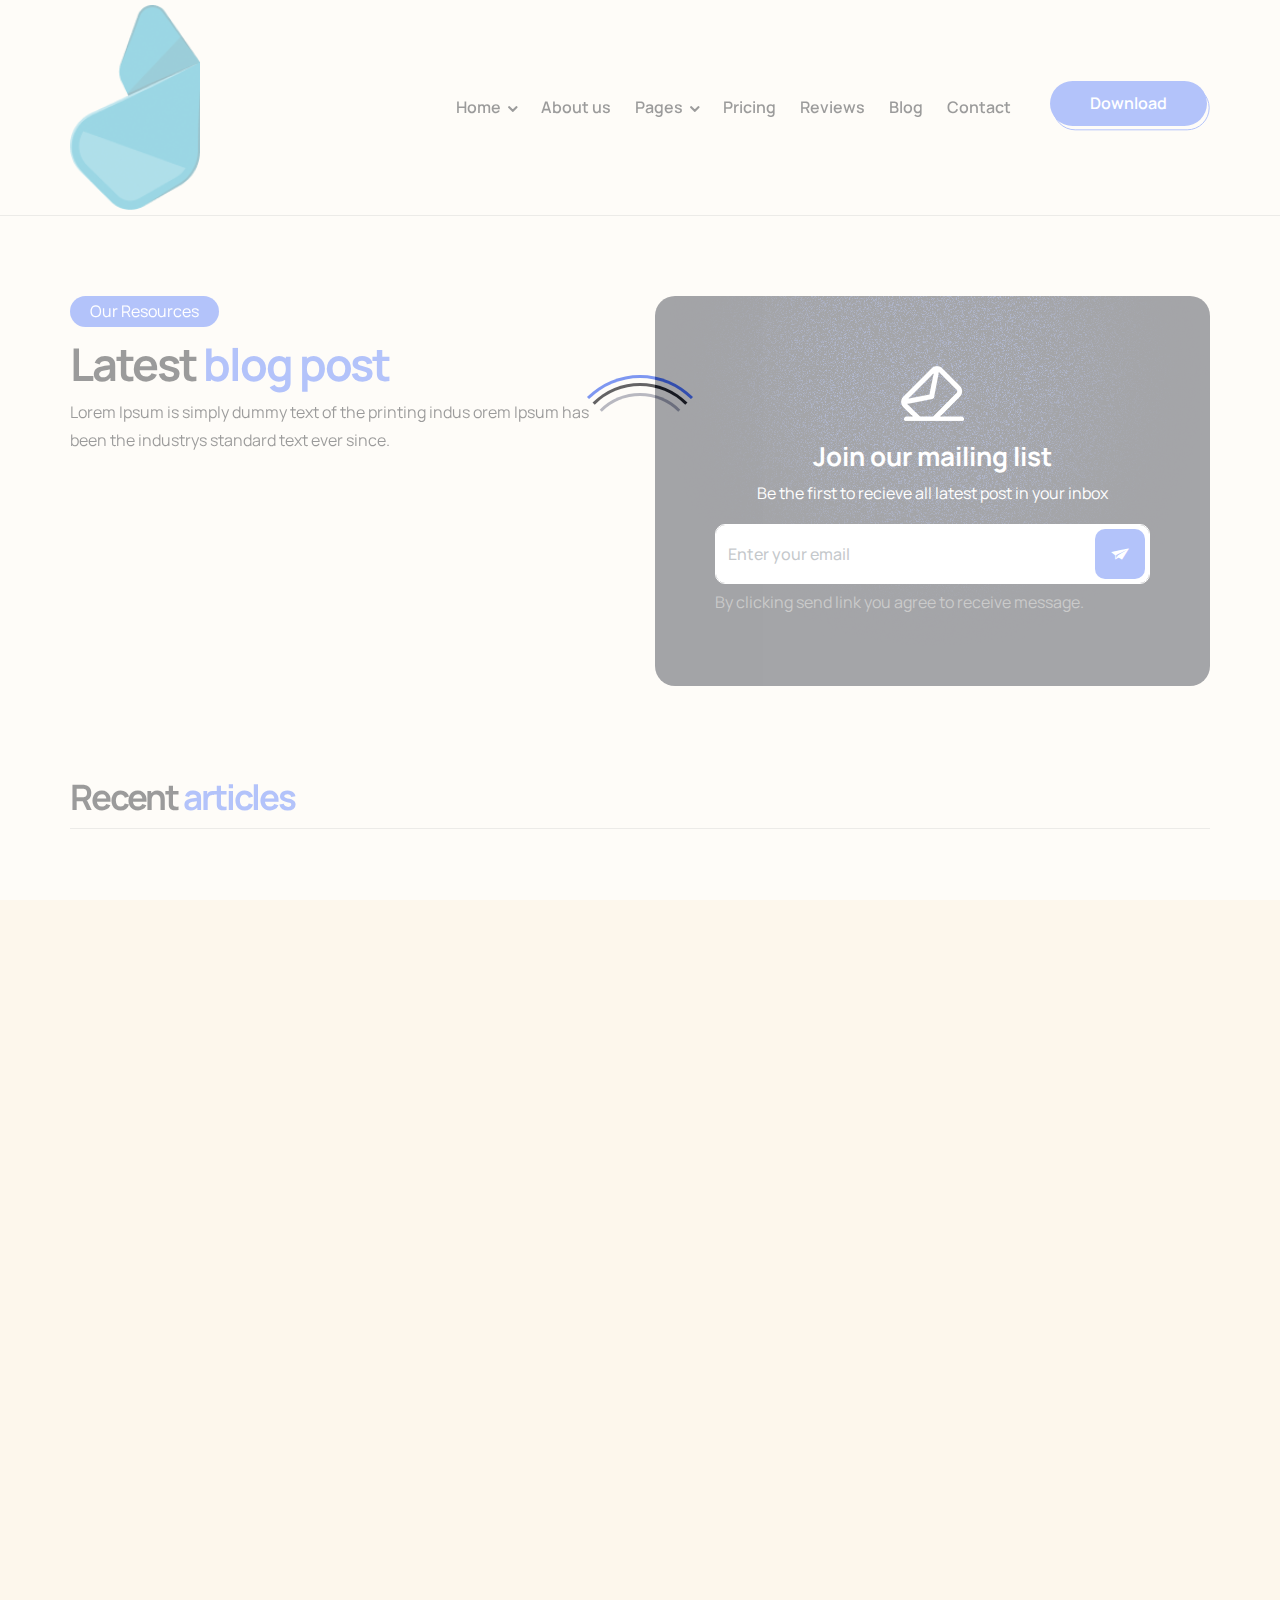
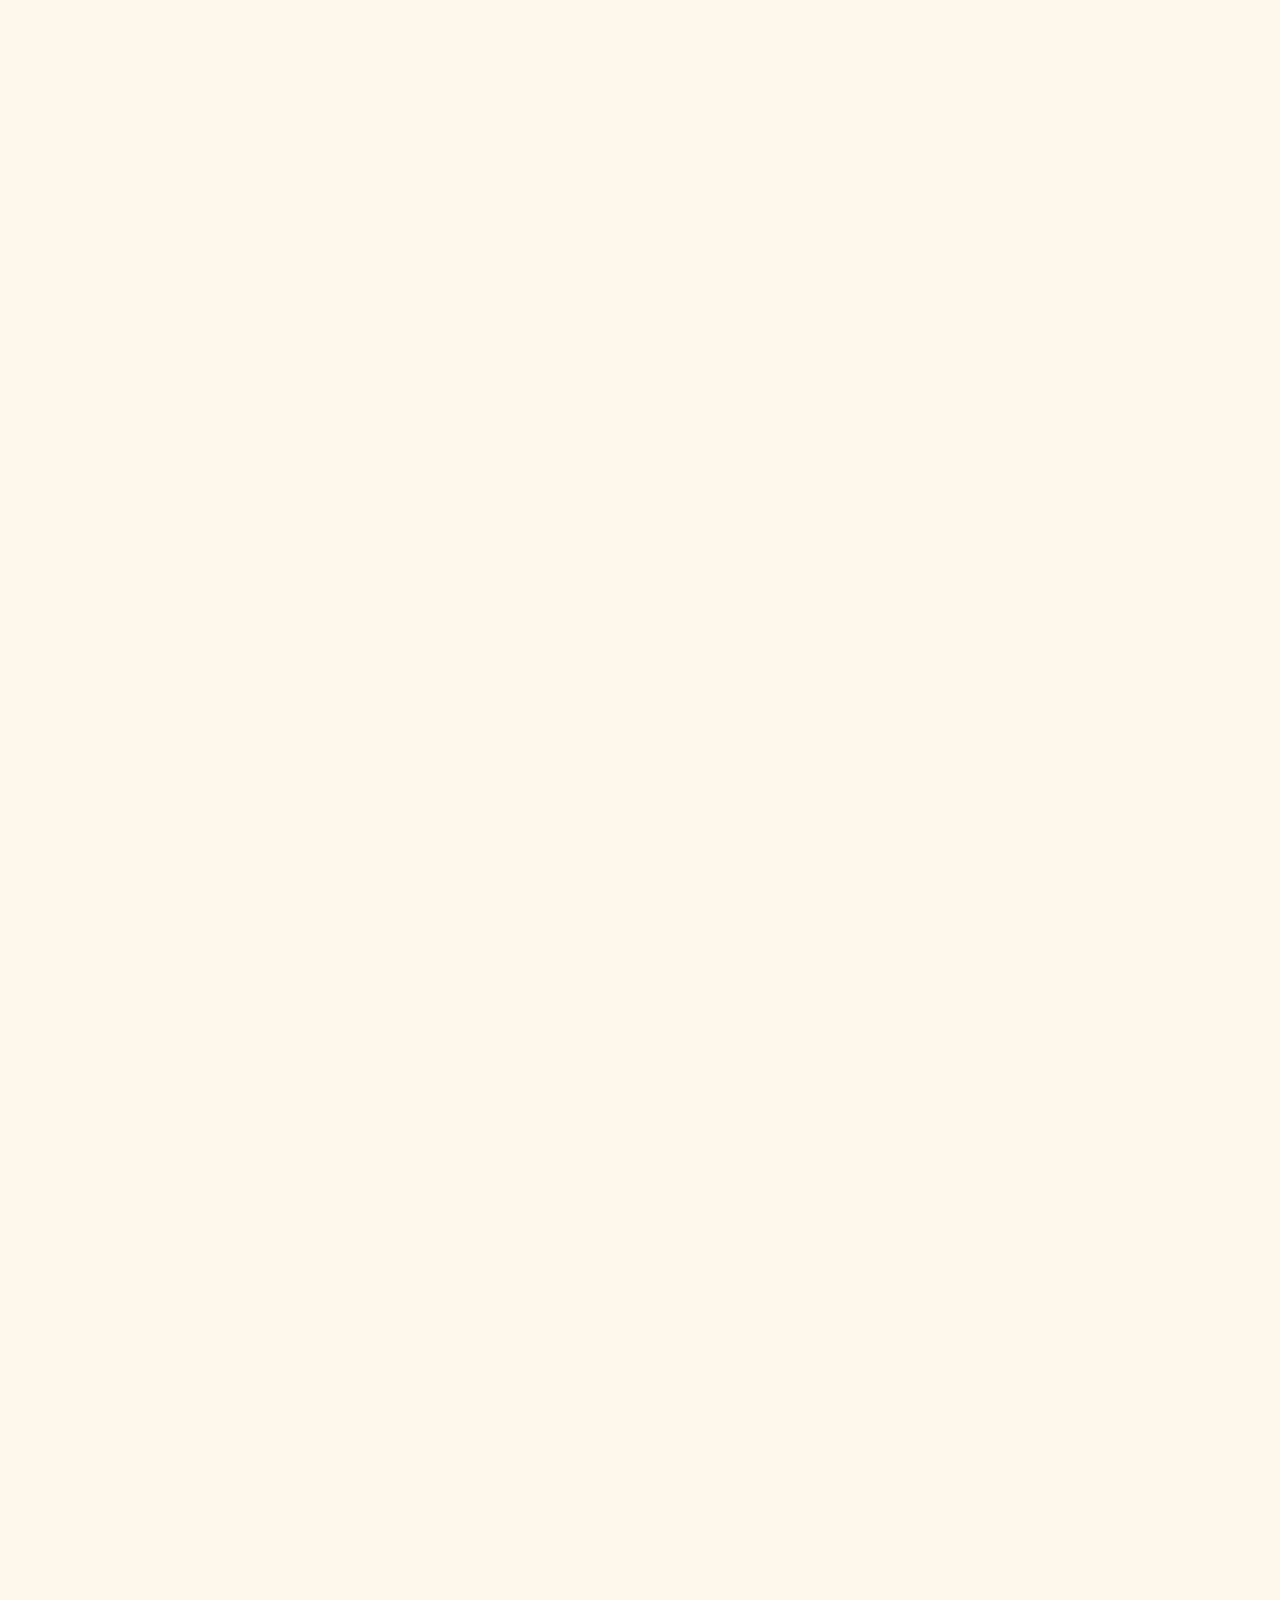
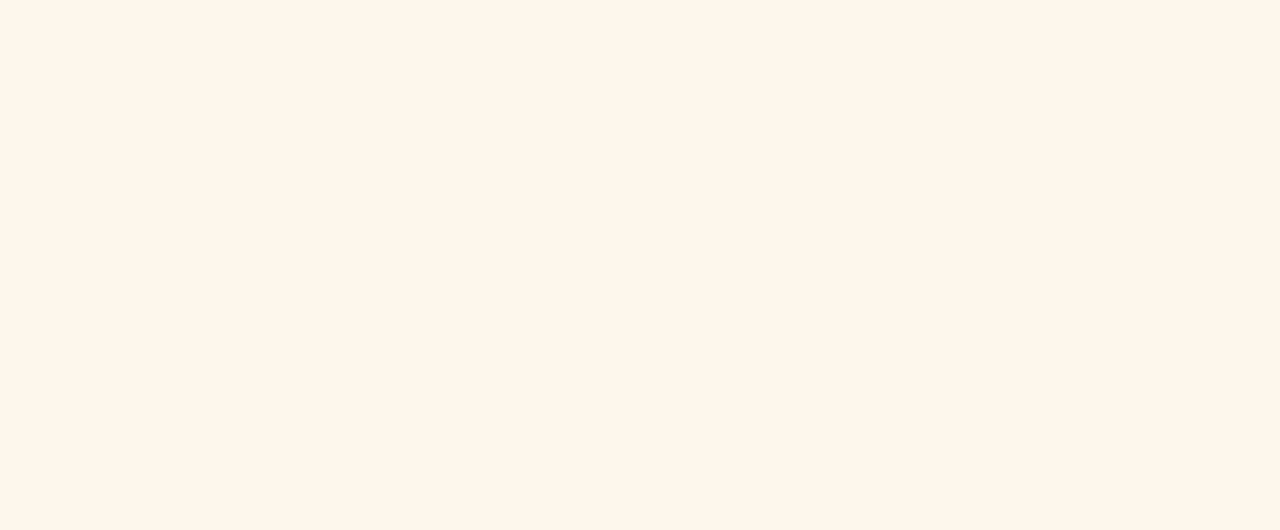
<file: blog-list.html>
<!DOCTYPE html>
<html lang="en">


<!-- Mirrored from kalanidhithemes.com/live-preview/landing-page/appix/all-demo/05-App-Landing-Page-QR-Code-Hero/blog-list.html by HTTrack Website Copier/3.x [XR&CO'2014], Sat, 01 Jun 2024 17:23:49 GMT -->
<head>

  <meta charset="UTF-8">
  <meta http-equiv="X-UA-Compatible" content="IE=edge">
  <meta name="viewport" content="width=device-width, initial-scale=1.0">
  <title>Latest blog post</title>

  <!-- icofont-css-link -->
  <link rel="stylesheet" href="css/icofont.min.css">
  <!-- Owl-Carosal-Style-link -->
  <link rel="stylesheet" href="css/owl.carousel.min.css">
  <!-- Bootstrap-Style-link -->
  <link rel="stylesheet" href="css/bootstrap.min.css">
  <!-- Aos-Style-link -->
  <link rel="stylesheet" href="css/aos.css">
  <!-- Coustome-Style-link -->
  <link rel="stylesheet" href="css/style.css">
  <!-- Responsive-Style-link -->
  <link rel="stylesheet" href="css/responsive.css">
  <!-- Favicon -->
  <link rel="shortcut icon" href="images/favicon.png" type="image/x-icon">

</head>

<body>

  <!-- Preloader -->
  <div id="preloader">
    <div id="loader"></div>
  </div>

  <!-- Header Start -->
  <header>
    <!-- container start -->
    <div class="container">
      <!-- navigation bar -->
      <nav class="navbar navbar-expand-lg">
        <a class="navbar-brand" href="index.html">
          <img src="images/logo.png" alt="Logo">
        </a>
        <button class="navbar-toggler" type="button" data-toggle="collapse" data-target="#navbarSupportedContent"
          aria-controls="navbarSupportedContent" aria-expanded="false" aria-label="Toggle navigation">
          <span class="navbar-toggler-icon">
            <!-- <i class="icofont-navigation-menu ico_menu"></i> -->
            <span class="toggle-wrap">
              <span class="toggle-bar"></span>
            </span>
          </span>
        </button>

        <div class="collapse navbar-collapse" id="navbarSupportedContent">
          <ul class="navbar-nav ml-auto">

            <!-- secondery menu start -->
            <li class="nav-item has_dropdown">
              <a class="nav-link" href="#">Home</a>
              <span class="drp_btn"><i class="icofont-rounded-down"></i></span>
              <div class="sub_menu">
                <ul>
                  <li><a href="https://kalanidhithemes.com/live-preview/landing-page/appix/all-demo/01-App-Landing-Page-Defoult/index.html">Home 1 </a></li>
                  <li><a href="https://kalanidhithemes.com/live-preview/landing-page/appix/all-demo/02-App-Landing-Page-Center-Hero/index.html"> Home 2 </a></li>
                  <li><a href="https://kalanidhithemes.com/live-preview/landing-page/appix/all-demo/03-App-Landing-Page-Static-Hero/index.html">Home 3</a></li>
                  <li><a href="https://kalanidhithemes.com/live-preview/landing-page/appix/all-demo/04-App-Landing-Page-Static-Hero-Center/index.html">Home 4</a></li>
                  <li><a href="index.html">Home 5</a></li>
                  <li><a href="https://kalanidhithemes.com/live-preview/landing-page/appix/all-demo/06-App-Landing-Page-Video-Hero/index.html">Home 6</a></li>
                  <li><a href="https://kalanidhithemes.com/live-preview/landing-page/appix/all-demo/07-App-Landing-Page-Slider-Hero-Star-Animation/index.html">Home 7</a></li>
                  <li><a href="https://kalanidhithemes.com/live-preview/landing-page/appix/all-demo/08-App-Landing-Page-Slider-Hero-Green/index.html">Home 8</a></li>
                  <li><a href="https://kalanidhithemes.com/live-preview/landing-page/appix/all-demo/09-App-Landing-Page-Slider-Hero-Light-Green/index.html">Home 9</a></li>
                  <li><a href="https://kalanidhithemes.com/live-preview/landing-page/appix/all-demo/10-App-Landing-Page-Static-Hero-Center-Light-Orange-Hero/index.html">Home 10</a></li>
                  <li><a href="https://kalanidhithemes.com/live-preview/landing-page/appix/all-demo/11-App-Landing-Page-Static-Hero-Center-Blue/index.html">Home 11</a></li>
                  <li><a href="https://kalanidhithemes.com/live-preview/landing-page/appix/all-demo/12-App-Landing-Page-Center-Hero-Orange-Gradient/index.html">Home 12</a></li>
                  <li><a href="https://kalanidhithemes.com/live-preview/landing-page/appix/all-demo/13-App-Landing-Page-Slider-Hero-Circle-Animated-bg/index.html">Home 13</a></li>
                  <li><a href="https://kalanidhithemes.com/live-preview/landing-page/appix/all-demo/14-App-Landing-Page-QR-Code-Dark-Hero/index.html">Home 14</a></li>
                  
                </ul>
              </div>
            </li>
            <!-- secondery menu end -->
            
            <li class="nav-item">
              <a class="nav-link" href="about.html">About us</a>
            </li>
            <!-- secondery menu start -->
            <li class="nav-item has_dropdown">
              <a class="nav-link" href="#">Pages</a>
              <span class="drp_btn"><i class="icofont-rounded-down"></i></span>
              <div class="sub_menu">
                <ul>
                  <li><a href="blog-list.html">Blog List</a></li>
                  <li><a href="blog-detail.html">Single Blog</a></li>
                  <li><a href="sign-in.html">Sign In</a></li>
                  <li><a href="sign-up.html">Sign Up</a></li>
                </ul>
              </div>
            </li>
            <!-- secondery menu end -->

            <li class="nav-item">
              <a class="nav-link" href="pricing.html">Pricing</a>
            </li>
            <li class="nav-item">
              <a class="nav-link" href="reviews.html">Reviews</a>
            </li>
            <li class="nav-item">
              <a class="nav-link" href="blog-list.html">Blog</a>
            </li>
            <li class="nav-item">
              <a class="nav-link" href="contact.html">Contact</a>
            </li>
            <li class="nav-item">
              <div class="btn_block">
                <a class="nav-link dark_btn" href="contact.html">Download</a>
                <div class="btn_bottom"></div>
              </div>
            </li>
          </ul>
        </div>
      </nav>
      <!-- navigation end -->
    </div>
    <!-- container end -->
  </header>

  <!-- Page-wrapper-Start -->
  <div class="page_wrapper">

    <!-- Our Resource Section Start -->
    <section class="our_resource">
      <div class="container">
        <div class="row">
          <div class="col-md-6">
            <div class="section_title" data-aos="fade-up" data-aos-duration="1500">
              <span class="title_badge">Our Resources</span>
              <h2>Latest <span>blog post</span></h2>
              <p>Lorem Ipsum is simply dummy text of the printing indus orem Ipsum has been the industrys standard text
                ever since.</p>
            </div>
          </div>
          <div class="col-md-6">
            <div class="mail_block white_text" data-aos="fade-up" data-aos-duration="1500">
              <div class="dotes_blue"><img src="images/blue_dotes.png" alt="image"></div>
              <div class="text">
                <span class="icon"><img src="images/email_icon.png" alt="image"></span>
                <h3>Join our mailing list</h3>
                <p>Be the first to recieve all latest post in your inbox</p>
                <form>
                  <div class="form-group">
                    <input type="email" class="form-control" placeholder="Enter your email">
                    <button class="btn"><i class="icofont-paper-plane"></i></button>
                  </div>
                  <p class="note">By clicking send link you agree to receive message.</p>
                </form>
              </div>
            </div>
          </div>
        </div>
      </div>
    </section>
    <!-- Our Resource Section End -->

    <!-- Recent Articles Section Start -->
    <section class="articles_section row_am">
      <div class="container">
        <div class="section_title" data-aos="fade-up" data-aos-duration="1500">
          <h2>Recent <span>articles</span></h2>
        </div>
        <ul class="filter_tags" data-aos="fade-up" data-aos-duration="1500">
          <li><a href="#" class="active">All</a></li>
          <li><a href="#">Mobile app</a></li>
          <li><a href="#">Android</a></li>
          <li><a href="#">iOS</a></li>
          <li><a href="#">Trending Tech</a></li>
        </ul>
        <div class="blog_listings">
          <div class="listing_block" data-aos="fade-up" data-aos-duration="1500">
            <a href="blog-detail.html" class="img">
              <img src="images/blog1.png" alt="image">
            </a>
            <div class="blog_text">
              <span class="tag">Mobile app</span>
              <h2><a href="blog-detail.html">Effective ways to monetize mobile apps for better perfomance</a></h2>
              <a href="blog-detail.html">Read more <i class="icofont-arrow-right"></i></a>
            </div>
            <div class="authore_info">
              <ul class="blog_info">
                <li>May 12, 2023</li>
                <li>5 Comments</li>
                <li>750 Views</li>
              </ul>
              <div class="avtar">
                <img src="images/authore_01.png" alt="image">
                <div class="text">
                  <h3>Willium Joy</h3>
                  <span>Copy editor</span>
                </div>
              </div>
            </div>
          </div>
          <div class="listing_block" data-aos="fade-up" data-aos-duration="1500">
            <a href="#" class="img">
              <img src="images/blog2.png" alt="image">
            </a>
            <div class="blog_text">
              <span class="tag">User experience</span>
              <h2><a href="#">Why you our app, top 5 reason to choose our app</a></h2>
              <a href="#">Read more <i class="icofont-arrow-right"></i></a>
            </div>
            <div class="authore_info">
              <ul class="blog_info">
                <li>May 12, 2023</li>
                <li>5 Comments</li>
                <li>520 Views</li>
              </ul>
              <div class="avtar">
                <img src="images/authore_02.png" alt="image">
                <div class="text">
                  <h3>Philip Jose</h3>
                  <span>Tech manager</span>
                </div>
              </div>
            </div>
          </div>
          <div class="listing_block" data-aos="fade-up" data-aos-duration="1500">
            <a href="#" class="img">
              <img src="images/blog_list3.png" alt="image">
            </a>
            <div class="blog_text">
              <span class="tag">Mobile app</span>
              <h2><a href="#">How to use mobile
                  application with best
                  performance lorem...</a></h2>
              <a href="#">Read more <i class="icofont-arrow-right"></i></a>
            </div>
            <div class="authore_info">
              <ul class="blog_info">
                <li>May 12, 2023</li>
                <li>5 Comments</li>
                <li>333 Views</li>
              </ul>
              <div class="avtar">
                <img src="images/authore_01.png" alt="image">
                <div class="text">
                  <h3>Willium Joy</h3>
                  <span>Copy editor</span>
                </div>
              </div>
            </div>
          </div>
          <div class="listing_block" data-aos="fade-up" data-aos-duration="1500">
            <a href="#" class="img">
              <img src="images/blog_list4.png" alt="image">
            </a>
            <div class="blog_text">
              <span class="tag">User experience</span>
              <h2><a href="#">Why you our app, top 5 reason to choose our app</a></h2>
              <a href="#">Read more <i class="icofont-arrow-right"></i></a>
            </div>
            <div class="authore_info">
              <ul class="blog_info">
                <li>May 12, 2023</li>
                <li>5 Comments</li>
                <li>421 Views</li>
              </ul>
              <div class="avtar">
                <img src="images/authore_02.png" alt="image">
                <div class="text">
                  <h3>Philip Jose</h3>
                  <span>Tech manager</span>
                </div>
              </div>
            </div>
          </div>
          <div class="listing_block" data-aos="fade-up" data-aos-duration="1500">
            <a href="#" class="img">
              <img src="images/blog1.png" alt="image">
            </a>
            <div class="blog_text">
              <span class="tag">Mobile app</span>
              <h2><a href="#">Effective ways to monetize mobile apps for better perfomance</a></h2>
              <a href="#">Read more <i class="icofont-arrow-right"></i></a>
            </div>
            <div class="authore_info">
              <ul class="blog_info">
                <li>May 12, 2023</li>
                <li>5 Comments</li>
                <li>750 Views</li>
              </ul>
              <div class="avtar">
                <img src="images/authore_01.png" alt="image">
                <div class="text">
                  <h3>Philip Jose</h3>
                  <span>Tech manager</span>
                </div>
              </div>
            </div>
          </div>
          <div class="listing_block" data-aos="fade-up" data-aos-duration="1500">
            <a href="#" class="img">
              <img src="images/blog2.png" alt="image">
            </a>
            <div class="blog_text">
              <span class="tag">User experience</span>
              <h2><a href="#">Why you our app, top 5 reason to choose our app</a></h2>
              <a href="#">Read more <i class="icofont-arrow-right"></i></a>
            </div>
            <div class="authore_info">
              <ul class="blog_info">
                <li>May 12, 2023</li>
                <li>5 Comments</li>
                <li>520 Views</li>
              </ul>
              <div class="avtar">
                <img src="images/authore_02.png" alt="image">
                <div class="text">
                  <h3>Philip Jose</h3>
                  <span>Tech manager</span>
                </div>
              </div>
            </div>
          </div>
        </div>
        <!-- Pagination -->
        <div class="pagination_block" data-aos="fade-in" data-aos-duration="1500">
          <ul>
            <li><a href="#" class="prev"><i class="icofont-arrow-left"></i> Prev</a></li>
            <li><a href="#">1</a></li>
            <li><a href="#" class="active">2</a></li>
            <li><a href="#">3</a></li>
            <li><a href="#">4</a></li>
            <li><a href="#">5</a></li>
            <li><a href="#">6</a></li>
            <li><a href="#" class="next">Next <i class="icofont-arrow-right"></i></a></li>
          </ul>
        </div>
      </div>
    </section>
    <!-- Recent Articles Section End -->

    <!-- Footer-Section start -->
    <footer class="white_text" data-aos="fade-in" data-aos-duration="1500">
      <div class="container">
        <div class="row">
          <div class="col-md-6">
            <div class="logo_side">
              <div class="logo">
                <a href="#">
                  <img src="images/ft_logo.png" alt="Logo">
                </a>
              </div>
              <div class="news_letter">
                <h3>Subscribe newsletter</h3>
                <p>Be the first to recieve all latest post in your inbox</p>
                <form>
                  <div class="form-group">
                    <input type="email" class="form-control" placeholder="Enter your email">
                    <button class="btn"><i class="icofont-paper-plane"></i></button>
                  </div>
                  <p class="note">By clicking send link you agree to receive message.</p>
                </form>
              </div>
              <ul class="contact_info">
                <li><a href="mailto:">support@example.com</a></li>
                <li><a href="tel: ">+1-900-123 4567</a></li>
              </ul>
              <ul class="social_media">
                <li><a href="#"><i class="icofont-facebook"></i></a></li>
                <li><a href="#"><i class="icofont-twitter"></i></a></li>
                <li><a href="#"><i class="icofont-instagram"></i></a></li>
                <li><a href="#"><i class="icofont-pinterest"></i></a></li>
              </ul>
            </div>
          </div>
          <div class="col-md-6">
            <div class="download_side">
              <h3>Download app</h3>
              <ul class="app_btn">
                <li>
                  <a href="#">
                    <img class="blue_img" src="images/googleplay.png" alt="image">
                  </a>
                </li>
                <li>
                  <a href="#">
                    <img class="blue_img" src="images/appstorebtn.png" alt="image">
                  </a>
                </li>
              </ul>
            </div>
          </div>
        </div>
      </div>
      <div class="footer_bottom">
        <div class="container">
          <div class="ft_inner">
            <div class="copy_text">
              <p>© Copyrights 2023. All rights reserved.</p>
            </div>
            <ul class="links">
              <li><a href="index.html">Home</a></li>
              <li><a href="about.html">About us</a></li>
              <li><a href="pricing.html">Pricing</a></li>
              <li><a href="blog-list.html">Blog</a></li>
              <li><a href="contact.html">Contact us</a></li>
            </ul>
            <div class="design_by">
              <p>Crafted by <a href="https://themeforest.net/user/kalanidhithemes" target="blank">Kalanidhi Themes</a></p>
            </div>
          </div>
        </div>
      </div>
    </footer>
    <!-- Footer-Section end -->

    <!-- go top button -->
    <div class="go_top" id="Gotop">
      <span><i class="icofont-arrow-up"></i></span>
    </div>

  </div>
  <!-- Page-wrapper-End -->

  <!-- Jquery-js-Link -->
  <script src="js/jquery.js"></script>
  <!-- owl-js-Link -->
  <script src="js/owl.carousel.min.js"></script>
  <!-- bootstrap-js-Link -->
  <script src="js/bootstrap.min.js"></script>
  <!-- aos-js-Link -->
  <script src="js/aos.js"></script>
  <!-- main-js-Link -->
  <script src="js/main.js"></script>

</body>


<!-- Mirrored from kalanidhithemes.com/live-preview/landing-page/appix/all-demo/05-App-Landing-Page-QR-Code-Hero/blog-list.html by HTTrack Website Copier/3.x [XR&CO'2014], Sat, 01 Jun 2024 17:24:06 GMT -->
</html>
</file>
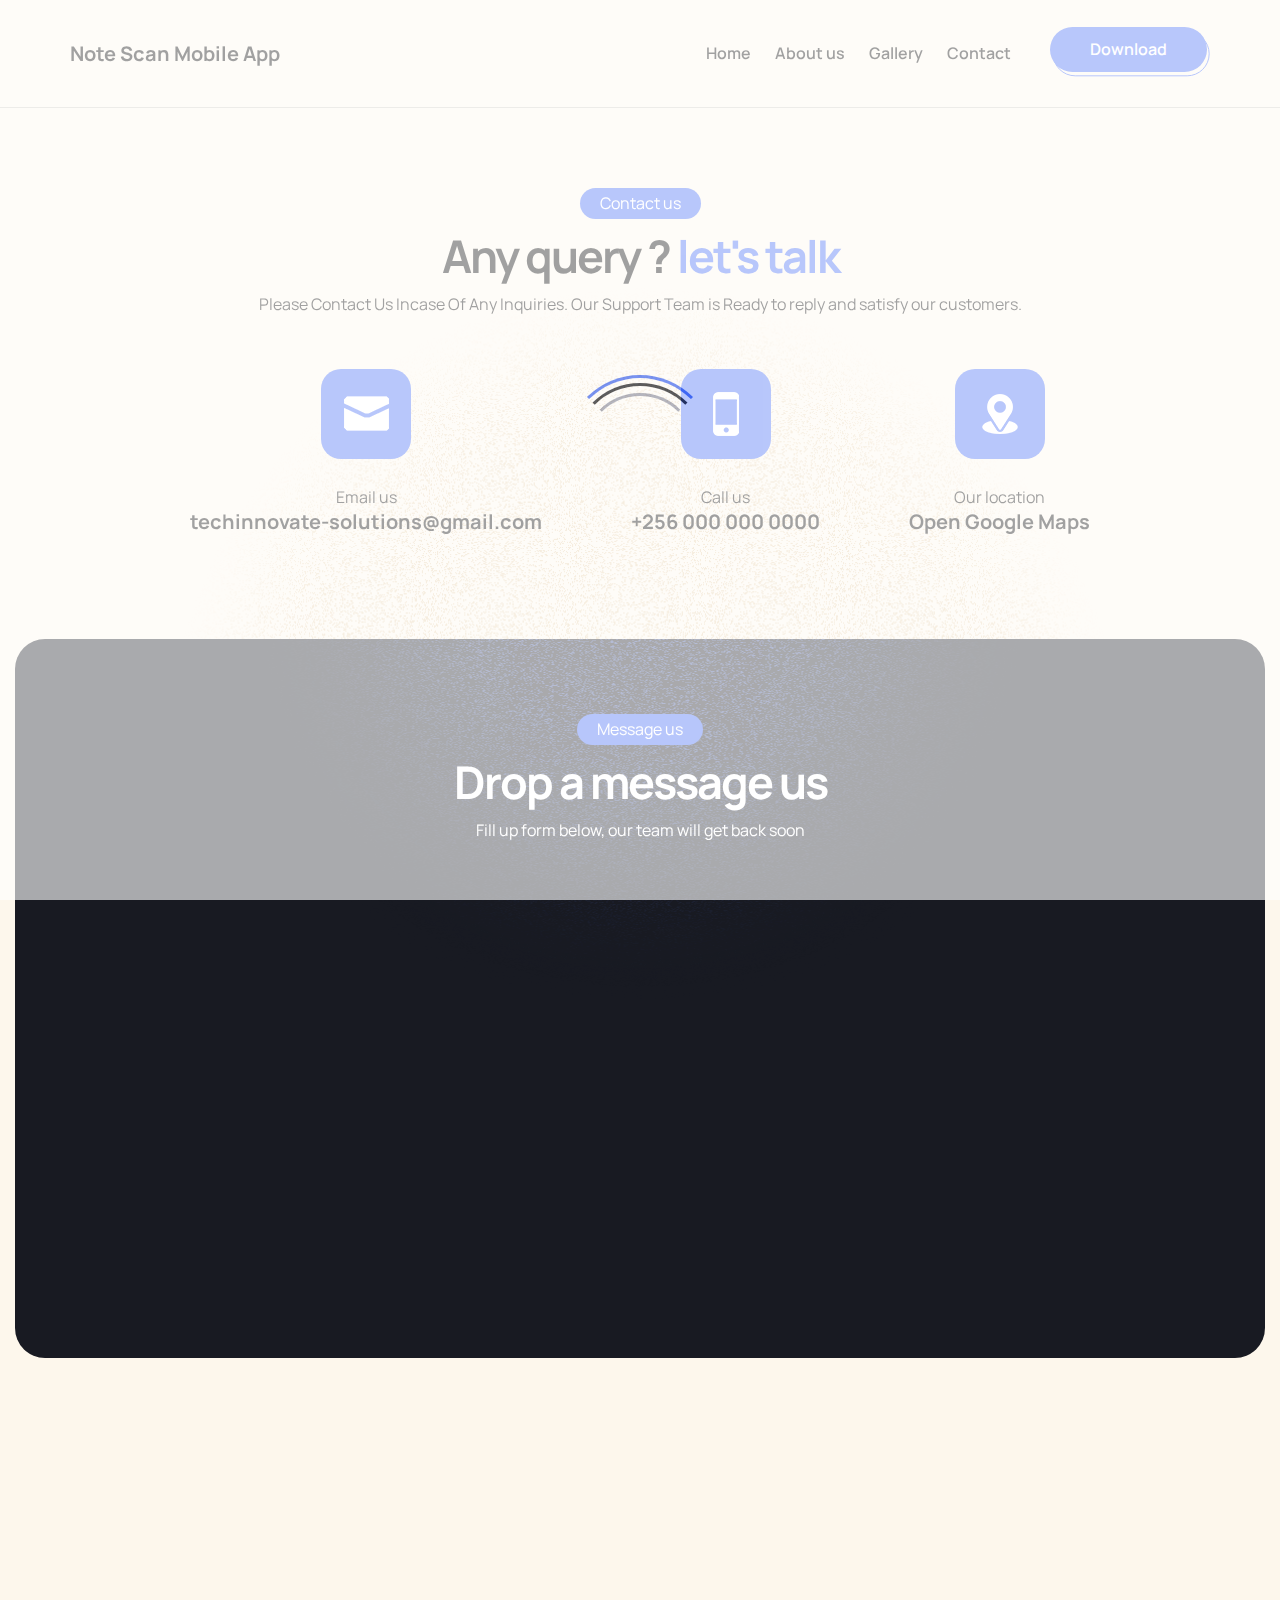
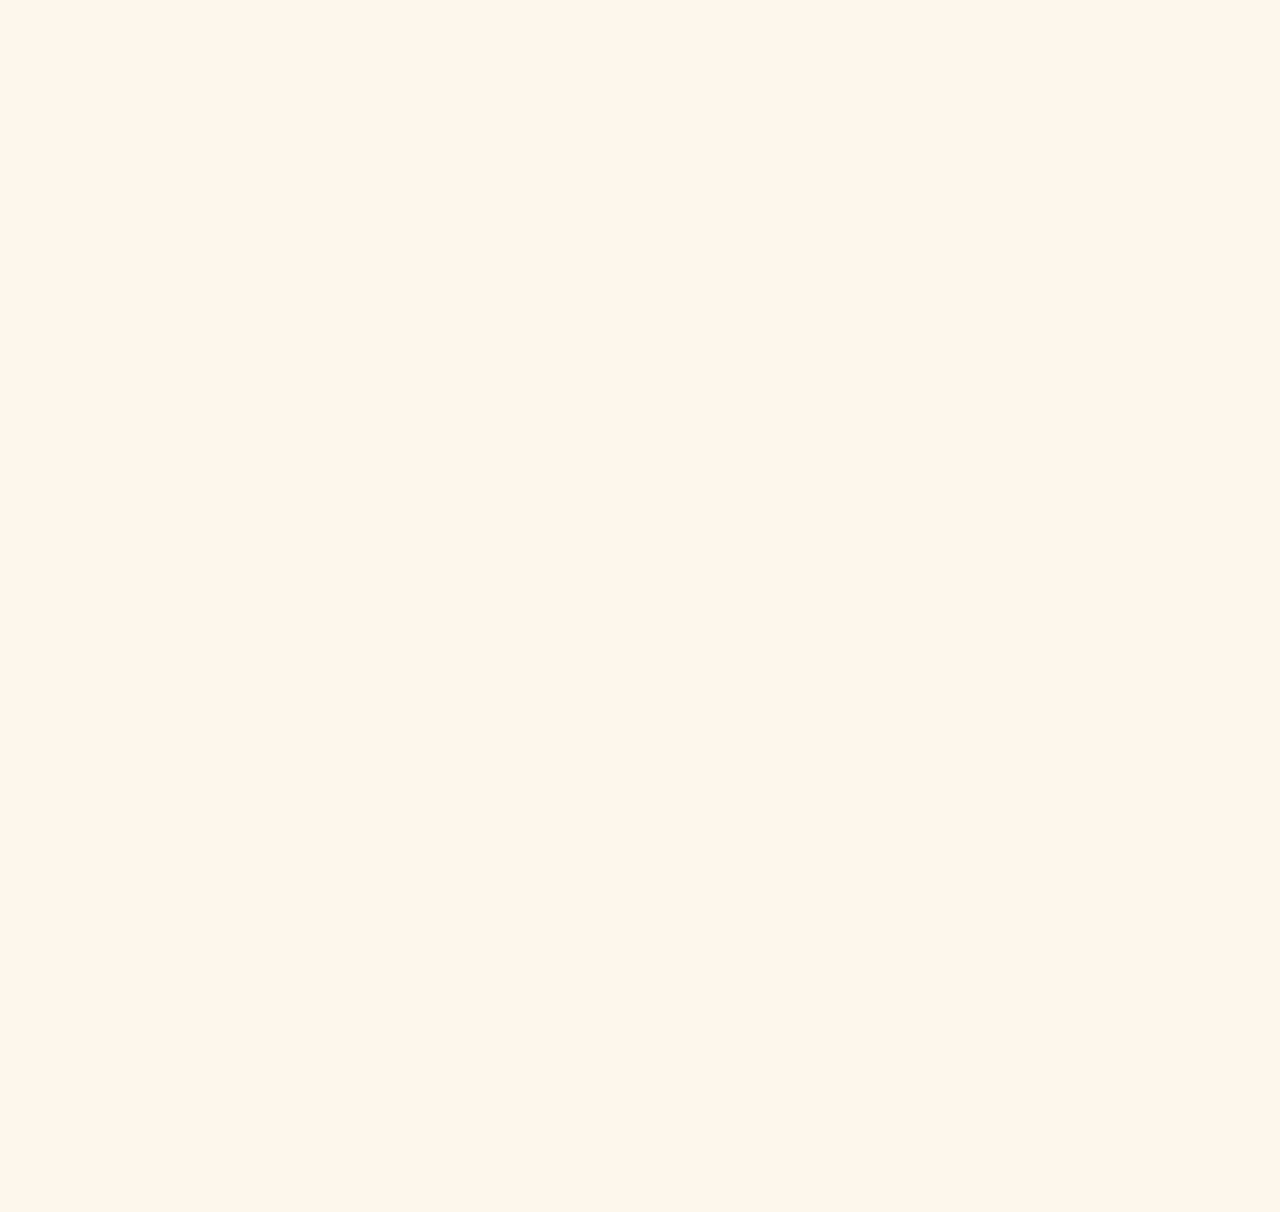
<file: contact.html>
<!DOCTYPE html>
<html lang="en">


<head>

  <meta charset="UTF-8">
  <meta http-equiv="X-UA-Compatible" content="IE=edge">
  <meta name="viewport" content="width=device-width, initial-scale=1.0">
  <title>Contact | Note Scan Mobile App</title>

  <!-- icofont-css-link -->
  <link rel="stylesheet" href="css/icofont.min.css">
  <!-- Owl-Carosal-Style-link -->
  <link rel="stylesheet" href="css/owl.carousel.min.css">
  <!-- Bootstrap-Style-link -->
  <link rel="stylesheet" href="css/bootstrap.min.css">
  <!-- Aos-Style-link -->
  <link rel="stylesheet" href="css/aos.css">
  <!-- Coustome-Style-link -->
  <link rel="stylesheet" href="css/style.css">
  <!-- Responsive-Style-link -->
  <link rel="stylesheet" href="css/responsive.css">
  <!-- Favicon -->
  <link rel="shortcut icon" href="images/logo.png" type="image/x-icon">

</head>

<body>


  <!-- Preloader -->
  <div id="preloader">
    <div id="loader"></div>
  </div>


  <!-- Header Start -->
  <header>
    <!-- container start -->
    <div class="container">
      <!-- navigation bar -->
      <nav class="navbar navbar-expand-lg">
        <a class="navbar-brand" href="index.html">
          <!-- <img src="images/logo.png" alt="Logo" width="10px"> -->
          <strong>Note Scan Mobile App</strong>
        </a>
        <button class="navbar-toggler" type="button" data-toggle="collapse" data-target="#navbarSupportedContent"
          aria-controls="navbarSupportedContent" aria-expanded="false" aria-label="Toggle navigation">
          <span class="navbar-toggler-icon">
            <!-- <i class="icofont-navigation-menu ico_menu"></i> -->
            <span class="toggle-wrap">
              <span class="toggle-bar"></span>
            </span>
          </span>
        </button>

        <div class="collapse navbar-collapse" id="navbarSupportedContent">
          <ul class="navbar-nav ml-auto">

            <!-- secondery menu start -->
            <li class="nav-item">
              <a class="nav-link" href="index.html">Home</a>
            </li>
            <!-- secondery menu end -->
            
            <li class="nav-item">
              <a class="nav-link" href="about.html">About us</a>
            </li>


            <li class="nav-item">
              <a class="nav-link" href="gallery.html">Gallery</a>
            </li>
  
            <li class="nav-item">
              <a class="nav-link" href="contact.html">Contact</a>
            </li>
            <li class="nav-item">
              <div class="btn_block">
                <a class="nav-link dark_btn" href="contact.html">Download</a>
                <div class="btn_bottom"></div>
              </div>
            </li>
          </ul>
        </div>
      </nav>
      <!-- navigation end -->
    </div>
    <!-- container end -->
  </header>

  <!-- Page-wrapper-Start -->
  <div class="page_wrapper">

    <!-- Contact Us Section Start -->
    <section class="contact_section">
      <div class="container">
        <div class="section_title" data-aos="fade-up" data-aos-duration="1500">
          <span class="title_badge">Contact us</span>
          <h2>Any query ? <span>let's talk</span></h2>
          <p>Please Contact Us Incase Of Any Inquiries. Our Support Team is Ready to reply and satisfy our customers.</p>
        </div>
        <ul class="contact_listing">
          <li data-aos="fade-up" data-aos-duration="1500">
            <span class="icon">
              <img src="images/mail_icon.png" alt="image">
            </span>
            <span class="lable">Email us</span>
            <a href="mailto:techinnovate-solutions@gmail.com">techinnovate-solutions@gmail.com</a>
          </li>
          <li data-aos="fade-up" data-aos-duration="1500" data-aos-delay="150">
            <span class="icon">
              <img src="images/phone_icon.png" alt="image">
            </span>
            <span class="lable">Call us</span>
            <a href="tel:1234567899">+256 000 000 0000</a>
          </li>
          <li data-aos="fade-up" data-aos-duration="1500" data-aos-delay="300">
            <span class="icon">
              <img src="images/location_icon.png" alt="image">
            </span>
            <span class="lable">Our location</span>
            <a target="_blank" href="https://www.google.com/maps">Open Google Maps</a>
          </li>
        </ul>
      </div>
    </section>
    <!-- Contact Us Section End -->

    <!-- Contact Form Section Start -->
    <section class="contact_form white_text row_am" data-aos="fade-in" data-aos-duration="1500">
      <div class="contact_inner">
        <div class="container">
          <div class="dotes_blue"><img src="images/blue_dotes.png" alt="image"></div>
          <div class="section_title" data-aos="fade-up" data-aos-duration="1500" data-aos-delay="100">
            <span class="title_badge">Message us</span>
            <h2>Drop a message us</h2>
            <p>Fill up form below, our team will get back soon</p>
          </div>
          <form data-aos="fade-up" data-aos-duration="1500">
            <div class="row">
              <div class="col-md-4">
                <div class="form-group">
                  <input type="text" class="form-control" placeholder="Name *" required>
                </div>
              </div>
              <div class="col-md-4">
                <div class="form-group">
                  <input type="email" class="form-control" placeholder="Email *" required>
                </div>
              </div>
              <div class="col-md-4">
                <div class="form-group">
                  <input type="email" class="form-control" placeholder="Company Name">
                </div>
              </div>
              <div class="col-md-4">
                <div class="form-group">
                  <select class="form-control">
                    <option value="">Country</option>
                    <option value="">India</option>
                    <option value="">USA</option>
                  </select>
                </div>
              </div>
              <div class="col-md-4">
                <div class="form-group">
                  <input type="text" class="form-control" placeholder="Phone">
                </div>
              </div>
              <div class="col-md-4">
                <div class="form-group">
                  <input type="text" class="form-control" placeholder="Website">
                </div>
              </div>
              <div class="col-md-12">
                <div class="form-group">
                  <textarea class="form-control" placeholder="Comments"></textarea>
                </div>
              </div>
              <div class="col-md-8">
                <div class="coustome_checkbox">
                  <label for="term_checkbox">
                    <input type="checkbox" id="term_checkbox">
                    <span class="checkmark"></span>
                    I agree to receive emails, newsletters and promotional messages
                  </label>
                </div>
              </div>
              <div class="col-md-4 text-right">
                <div class="btn_block">
                  <button class="btn puprple_btn ml-0">Submit</button>
                  <div class="btn_bottom"></div>
                </div>
              </div>
            </div>
          </form>
        </div>
      </div>
    </section>
    <!-- Contact Form Section End -->

    <!-- Google Map Start -->
    <div class="map_block row_am" data-aos="fade-in" data-aos-duration="1500">
      <div class="container">
        <iframe src="https://www.google.com/maps/embed?pb=!1m18!1m12!1m3!1d3989.7515711476412!2d32.56806087515305!3d0.3314245640023415!2m3!1f0!2f0!3f0!3m2!1i1024!2i768!4f13.1!3m3!1m2!1s0x177dbb6d4fd3eca9%3A0xdf47684755293ecd!2sMakerere%20University%20College%20of%20Computing%20and%20Information%20Sciences%2C%20Block%20A!5e0!3m2!1sen!2sug!4v1718658363028!5m2!1sen!2sug" width="600" height="450" style="border:0;" allowfullscreen="" loading="lazy" referrerpolicy="no-referrer-when-downgrade"></iframe>
      </div>
    </div>
    <!-- Google Map End -->

    <!-- Footer-Section start -->
    <footer class="white_text" data-aos="fade-in" data-aos-duration="1500">
      <div class="container">
        <div class="row">
          <div class="col-md-6">
            <div class="logo_side">
              <div class="logo">
                <a href="#">
                  <img src="images/logo.png" alt="Logo" width="10%">
                 <p><strong>Note Scan</strong></p> 
                </a>
              </div>
              <div class="news_letter">
                <h3>Subscribe newsletter</h3>
                <p>Be the first to recieve all latest post in your inbox</p>
                <form>
                  <div class="form-group">
                    <input type="email" class="form-control" placeholder="Enter your email">
                    <button class="btn"><i class="icofont-paper-plane"></i></button>
                  </div>
                  <p class="note">By clicking send link you agree to receive message.</p>
                </form>
              </div>
              <ul class="contact_info">
                <li><a href="mailto:">support@notescan.com</a></li>
                <li><a href="tel: ">+256-000-000 0000</a></li>
              </ul>
              <ul class="social_media">
                <li><a href="#"><i class="icofont-facebook"></i></a></li>
                <li><a href="#"><i class="icofont-twitter"></i></a></li>
                <li><a href="#"><i class="icofont-instagram"></i></a></li>
                <li><a href="#"><i class="icofont-pinterest"></i></a></li>
              </ul>
            </div>
          </div>
          <div class="col-md-6">
            <div class="download_side">
              <h3>Download app</h3>
              <ul class="app_btn">
                <li>
                  <a href="#">
                    <img class="blue_img" src="images/googleplay.png" alt="image">
                  </a>
                </li>
                <li>
                  <a href="#">
                    <img class="blue_img" src="images/appstorebtn.png" alt="image">
                  </a>
                </li>
              </ul>
            </div>
          </div>
        </div>
      </div>
      <div class="footer_bottom">
        <div class="container">
          <div class="ft_inner">
            <div class="copy_text">
              <p>© Copyrights 2024. All rights reserved.</p>
            </div>
            <ul class="links">
              <li><a href="index.html">Home</a></li>
              <li><a href="about.html">About us</a></li>
              <li><a href="gallery.html">Gallery</a></li>
              <li><a href="contact.html">Contact us</a></li>
            </ul>
            <div class="design_by">
              <p>Developed by <a href="https://techinnovate-solutions.github.io" target="blank">Techinnovate Uganda</a></p>
            </div>
          </div>
        </div>
      </div>
    </footer>
    <!-- Footer-Section end -->

    <!-- go top button -->
    <div class="go_top" id="Gotop">
      <span><i class="icofont-arrow-up"></i></span>
    </div>

  </div>
  <!-- Page-wrapper-End -->

  <!-- Jquery-js-Link -->
  <script src="js/jquery.js"></script>
  <!-- owl-js-Link -->
  <script src="js/owl.carousel.min.js"></script>
  <!-- bootstrap-js-Link -->
  <script src="js/bootstrap.min.js"></script>
  <!-- aos-js-Link -->
  <script src="js/aos.js"></script>
  <!-- main-js-Link -->
  <script src="js/main.js"></script>


</body>

</html>
</file>
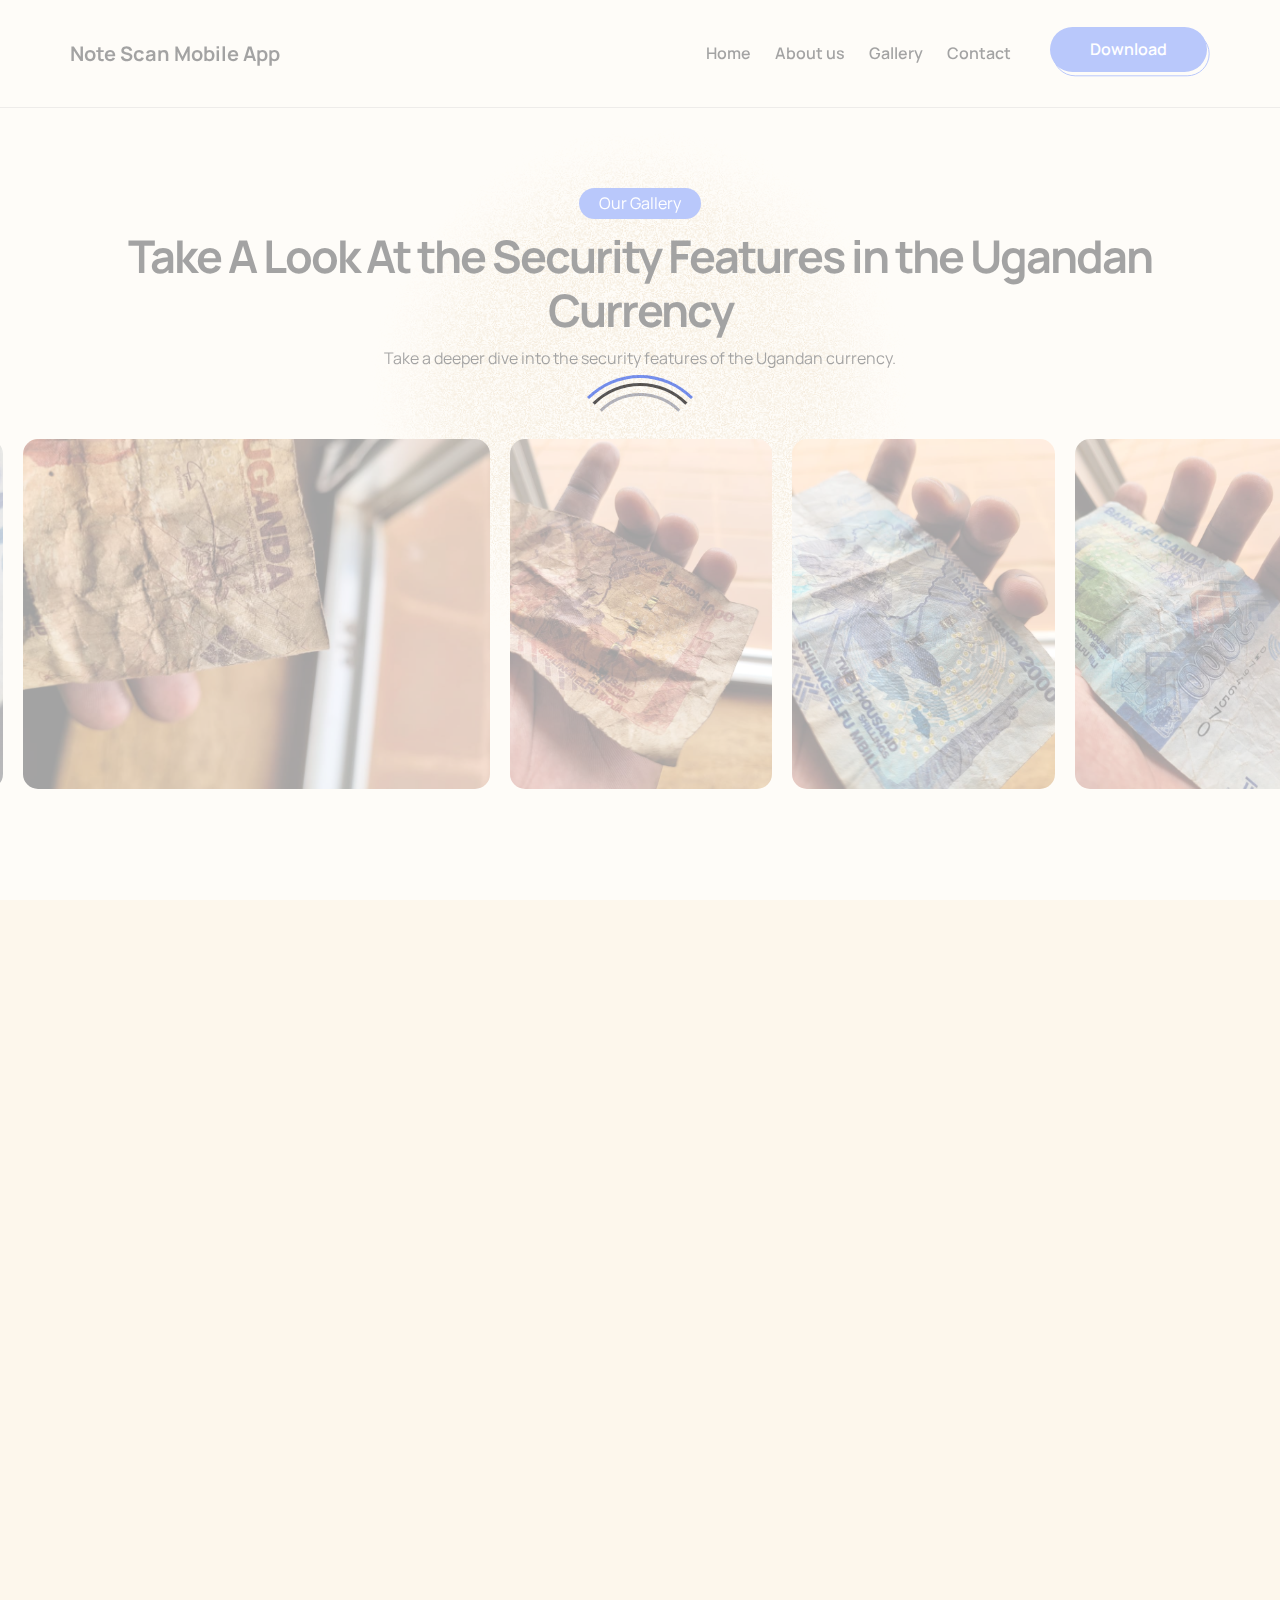
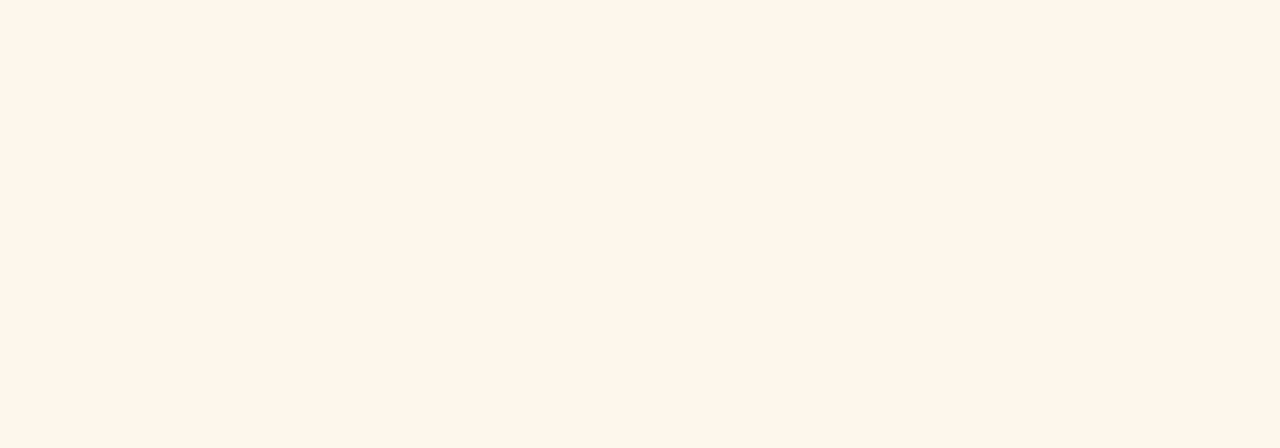
<file: gallery.html>
<!DOCTYPE html>
<html lang="en">
<head>

  <meta charset="UTF-8">
  <meta http-equiv="X-UA-Compatible" content="IE=edge">
  <meta name="viewport" content="width=device-width, initial-scale=1.0">
  <title>Gallery | Note Scan Mobile App</title>

  <!-- icofont-css-link -->
  <link rel="stylesheet" href="css/icofont.min.css">
  <!-- Owl-Carosal-Style-link -->
  <link rel="stylesheet" href="css/owl.carousel.min.css">
  <!-- Bootstrap-Style-link -->
  <link rel="stylesheet" href="css/bootstrap.min.css">
  <!-- Aos-Style-link -->
  <link rel="stylesheet" href="css/aos.css">
  <!-- Coustome-Style-link -->
  <link rel="stylesheet" href="css/style.css">
  <!-- Responsive-Style-link -->
  <link rel="stylesheet" href="css/responsive.css">
  <!-- Favicon -->
  <link rel="shortcut icon" href="images/logo.png" type="image/x-icon">

</head>

<body>

  <!-- Preloader -->
  <div id="preloader">
    <div id="loader"></div>
  </div>

   <!-- Header Start -->
   <header>
    <!-- container start -->
    <div class="container">
      <!-- navigation bar -->
      <nav class="navbar navbar-expand-lg">
        <a class="navbar-brand" href="index.html">
          <!-- <img src="images/logo.png" alt="Logo" width="10px"> -->
          <strong>Note Scan Mobile App</strong>
        </a>
        <button class="navbar-toggler" type="button" data-toggle="collapse" data-target="#navbarSupportedContent"
          aria-controls="navbarSupportedContent" aria-expanded="false" aria-label="Toggle navigation">
          <span class="navbar-toggler-icon">
            <!-- <i class="icofont-navigation-menu ico_menu"></i> -->
            <span class="toggle-wrap">
              <span class="toggle-bar"></span>
            </span>
          </span>
        </button>

        <div class="collapse navbar-collapse" id="navbarSupportedContent">
          <ul class="navbar-nav ml-auto">

            <!-- secondery menu start -->
            <li class="nav-item">
              <a class="nav-link" href="index.html">Home</a>
            </li>
            <!-- secondery menu end -->
            
            <li class="nav-item">
              <a class="nav-link" href="about.html">About us</a>
            </li>


            <li class="nav-item">
              <a class="nav-link" href="gallery.html">Gallery</a>
            </li>
  
            <li class="nav-item">
              <a class="nav-link" href="contact.html">Contact</a>
            </li>
            <li class="nav-item">
              <div class="btn_block">
                <a class="nav-link dark_btn" href="contact.html">Download</a>
                <div class="btn_bottom"></div>
              </div>
            </li>
          </ul>
        </div>
      </nav>
      <!-- navigation end -->
    </div>
    <!-- container end -->
  </header>

  <!-- Page-wrapper-Start -->
  <div class="page_wrapper">

    <!-- Gallery Section Start -->
    <section class="about_us_section">
      <div class="container">
        <div class="section_title" data-aos="fade-up" data-aos-duration="1500">
          <span class="title_badge">Our Gallery</span>
          <h2>Take A Look At the Security Features in the Ugandan Currency</span> </h2>
          <p>Take a deeper dive into the security features of the Ugandan currency.</p>
        </div>
      </div>
      <div class="about_slider row_am" data-aos="fade-in" data-aos-duration="1500">
        <div class="owl-carousel owl-theme" id="about_slider">
          <div class="item">
            <div class="abt_slides">
              <img src="images/secFeatures/pic01.jpg" alt="image">
            </div>
          </div>
          <div class="item">
            <div class="abt_slides">
              <img src="images/secFeatures/pic02.jpg" alt="image">
            </div>
          </div>
          <div class="item">
            <div class="abt_slides">
              <img src="images/secFeatures/pic03.jpg" alt="image">
            </div>
          </div>
          <div class="item">
            <div class="abt_slides">
              <img src="images/secFeatures/pic04.jpg" alt="image">
            </div>
          </div>
          <div class="item">
            <div class="abt_slides">
              <img src="images/secFeatures/pic05.jpg" alt="image">
            </div>
          </div>
          <div class="item">
            <div class="abt_slides">
              <img src="images/secFeatures/pic07.jpg" alt="image">
            </div>
          </div>
          <div class="item">
            <div class="abt_slides">
              <img src="images/secFeatures/pic08.jpg" alt="image">
            </div>
          </div>
          <div class="item">
            <div class="abt_slides">
              <img src="images/secFeatures/pic09.jpg" alt="image">
            </div>
          </div>
          <div class="item">
            <div class="abt_slides">
              <img src="images/secFeatures/pic10.jpg" alt="image">
            </div>
          </div>
          <div class="item">
            <div class="abt_slides">
              <img src="images/secFeatures/pic11.jpg" alt="image">
            </div>
          </div>
          <div class="item">
            <div class="abt_slides">
              <img src="images/secFeatures/pic12.jpg" alt="image">
            </div>
          </div>
          <div class="item">
            <div class="abt_slides">
              <img src="images/secFeatures/pic13.jpg" alt="image">
            </div>
          </div>
          <div class="item">
            <div class="abt_slides">
              <img src="images/secFeatures/pic14.jpg" alt="image">
            </div>
          </div>
          <div class="item">
            <div class="abt_slides">
              <img src="images/secFeatures/pic15.jpg" alt="image">
            </div>
          </div>
          <div class="item">
            <div class="abt_slides">
              <img src="images/secFeatures/pic16.jpg" alt="image">
            </div>
          </div>
          <div class="item">
            <div class="abt_slides">
              <img src="images/secFeatures/pic06.jpg" alt="image">
            </div>
          </div>
        </div>
      </div>
    </section>
    <!-- Gallery Section End -->


    <!-- App-Download-Section-Start -->
    <section class="row_am download_app">
      <!-- Task Block start -->
      <div class="task_block" data-aos="fade-up" data-aos-duration="1500">
        <div class="dotes_blue"><img src="images/blue_dotes.png" alt="image"></div>
        <!-- row start -->
        <div class="row">
          <div class="col-md-6">
            <!-- task text -->
            <div class="task_text">
              <div class="section_title white_text" data-aos="fade-up" data-aos-duration="1500" data-aos-delay="100">
                <span class="title_badge">Download</span>
                <h2>Our app is available for
                  Android & iOS</h2>
                <p>
                  Lorem Ipsum is simply dummy text of the printing
                  indus orem Ipsum has been the industrys.
                </p>
              </div>
              <!-- app buttons -->
              <ul class="app_btn" data-aos="fade-up" data-aos-duration="1500">
                <li>
                  <a href="#">
                    <img class="blue_img" src="images/black_google_play.png" alt="image">
                  </a>
                </li>
                <li>
                  <a href="#">
                    <img class="blue_img" src="images/black_appstore.png" alt="image">
                  </a>
                </li>
              </ul>
            </div>
          </div>
          <div class="col-md-6">
            <!-- task images -->
            <div class="task_img" data-aos="fade-in" data-aos-duration="1500">
              <div class="frame_img">
                <img src="images/logo.png" alt="image" style="border-radius: 20px;">
              </div>
            </div>
          </div>
        </div>
        <!-- row end -->
      </div>
      <!-- Task Block end -->
    </section>
    <!-- App-Download-Section-end -->

   <!-- Footer-Section start -->
   <footer class="white_text" data-aos="fade-in" data-aos-duration="1500">
    <div class="container">
      <div class="row">
        <div class="col-md-6">
          <div class="logo_side">
            <div class="logo">
              <a href="#">
                <img src="images/logo.png" alt="Logo" width="10%">
               <p><strong>Note Scan</strong></p> 
              </a>
            </div>
            <div class="news_letter">
              <h3>Subscribe newsletter</h3>
              <p>Be the first to recieve all latest post in your inbox</p>
              <form>
                <div class="form-group">
                  <input type="email" class="form-control" placeholder="Enter your email">
                  <button class="btn"><i class="icofont-paper-plane"></i></button>
                </div>
                <p class="note">By clicking send link you agree to receive message.</p>
              </form>
            </div>
            <ul class="contact_info">
              <li><a href="mailto:">support@notescan.com</a></li>
              <li><a href="tel: ">+256-000-000 0000</a></li>
            </ul>
            <ul class="social_media">
              <li><a href="#"><i class="icofont-facebook"></i></a></li>
              <li><a href="#"><i class="icofont-twitter"></i></a></li>
              <li><a href="#"><i class="icofont-instagram"></i></a></li>
              <li><a href="#"><i class="icofont-pinterest"></i></a></li>
            </ul>
          </div>
        </div>
        <div class="col-md-6">
          <div class="download_side">
            <h3>Download app</h3>
            <ul class="app_btn">
              <li>
                <a href="#">
                  <img class="blue_img" src="images/googleplay.png" alt="image">
                </a>
              </li>
              <li>
                <a href="#">
                  <img class="blue_img" src="images/appstorebtn.png" alt="image">
                </a>
              </li>
            </ul>
          </div>
        </div>
      </div>
    </div>
    <div class="footer_bottom">
      <div class="container">
        <div class="ft_inner">
          <div class="copy_text">
            <p>© Copyrights 2024. All rights reserved.</p>
          </div>
          <ul class="links">
            <li><a href="index.html">Home</a></li>
            <li><a href="about.html">About us</a></li>
            <li><a href="gallery.html">Gallery</a></li>
            <li><a href="contact.html">Contact us</a></li>
          </ul>
          <div class="design_by">
            <p>Developed by <a href="https://techinnovate-solutions.github.io" target="blank">Techinnovate Uganda</a></p>
          </div>
        </div>
      </div>
    </div>
  </footer>
  <!-- Footer-Section end -->

    <!-- go top button -->
    <div class="go_top" id="Gotop">
      <span><i class="icofont-arrow-up"></i></span>
    </div>

    <!-- VIDEO MODAL -->
    <div class="modal fade youtube-video" id="myModal" tabindex="-1" role="dialog">
      <div class="modal-dialog" role="document">
        <div class="modal-content">
          <button id="close-video" type="button" class="button btn btn-default text-right" data-dismiss="modal">
            <i class="icofont-close-line-circled"></i>
          </button>
          <div class="modal-body">
            <div id="video-container" class="video-container">
              <iframe id="youtubevideo" width="640" height="360" allowfullscreen></iframe>
            </div>
          </div>
          <div class="modal-footer">
          </div>
        </div>
      </div>
    </div>


  </div>
  <!-- Page-wrapper-End -->

  <!-- Jquery-js-Link -->
  <script src="js/jquery.js"></script>
  <!-- owl-js-Link -->
  <script src="js/owl.carousel.min.js"></script>
  <!-- bootstrap-js-Link -->
  <script src="js/bootstrap.min.js"></script>
  <!-- aos-js-Link -->
  <script src="js/aos.js"></script>
  <!-- main-js-Link -->
  <script src="js/main.js"></script>

</body>

</html>
</file>
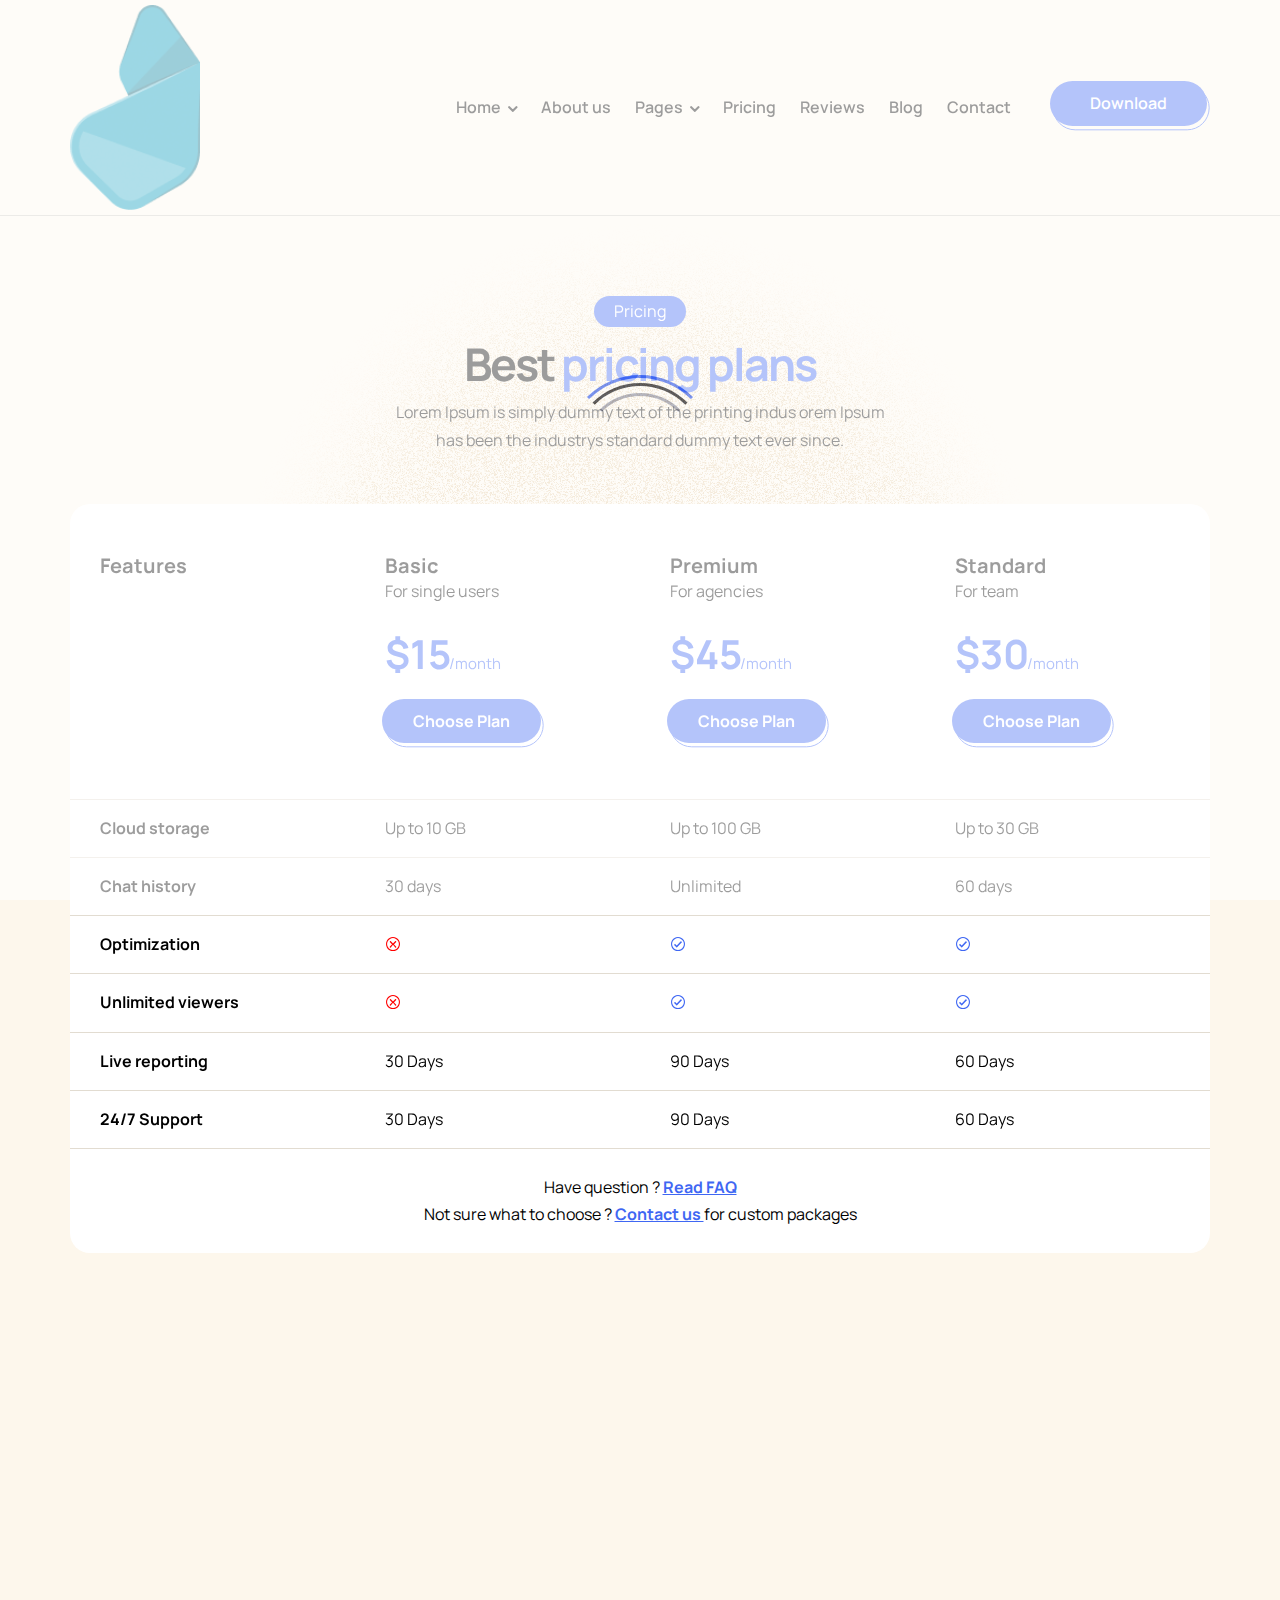
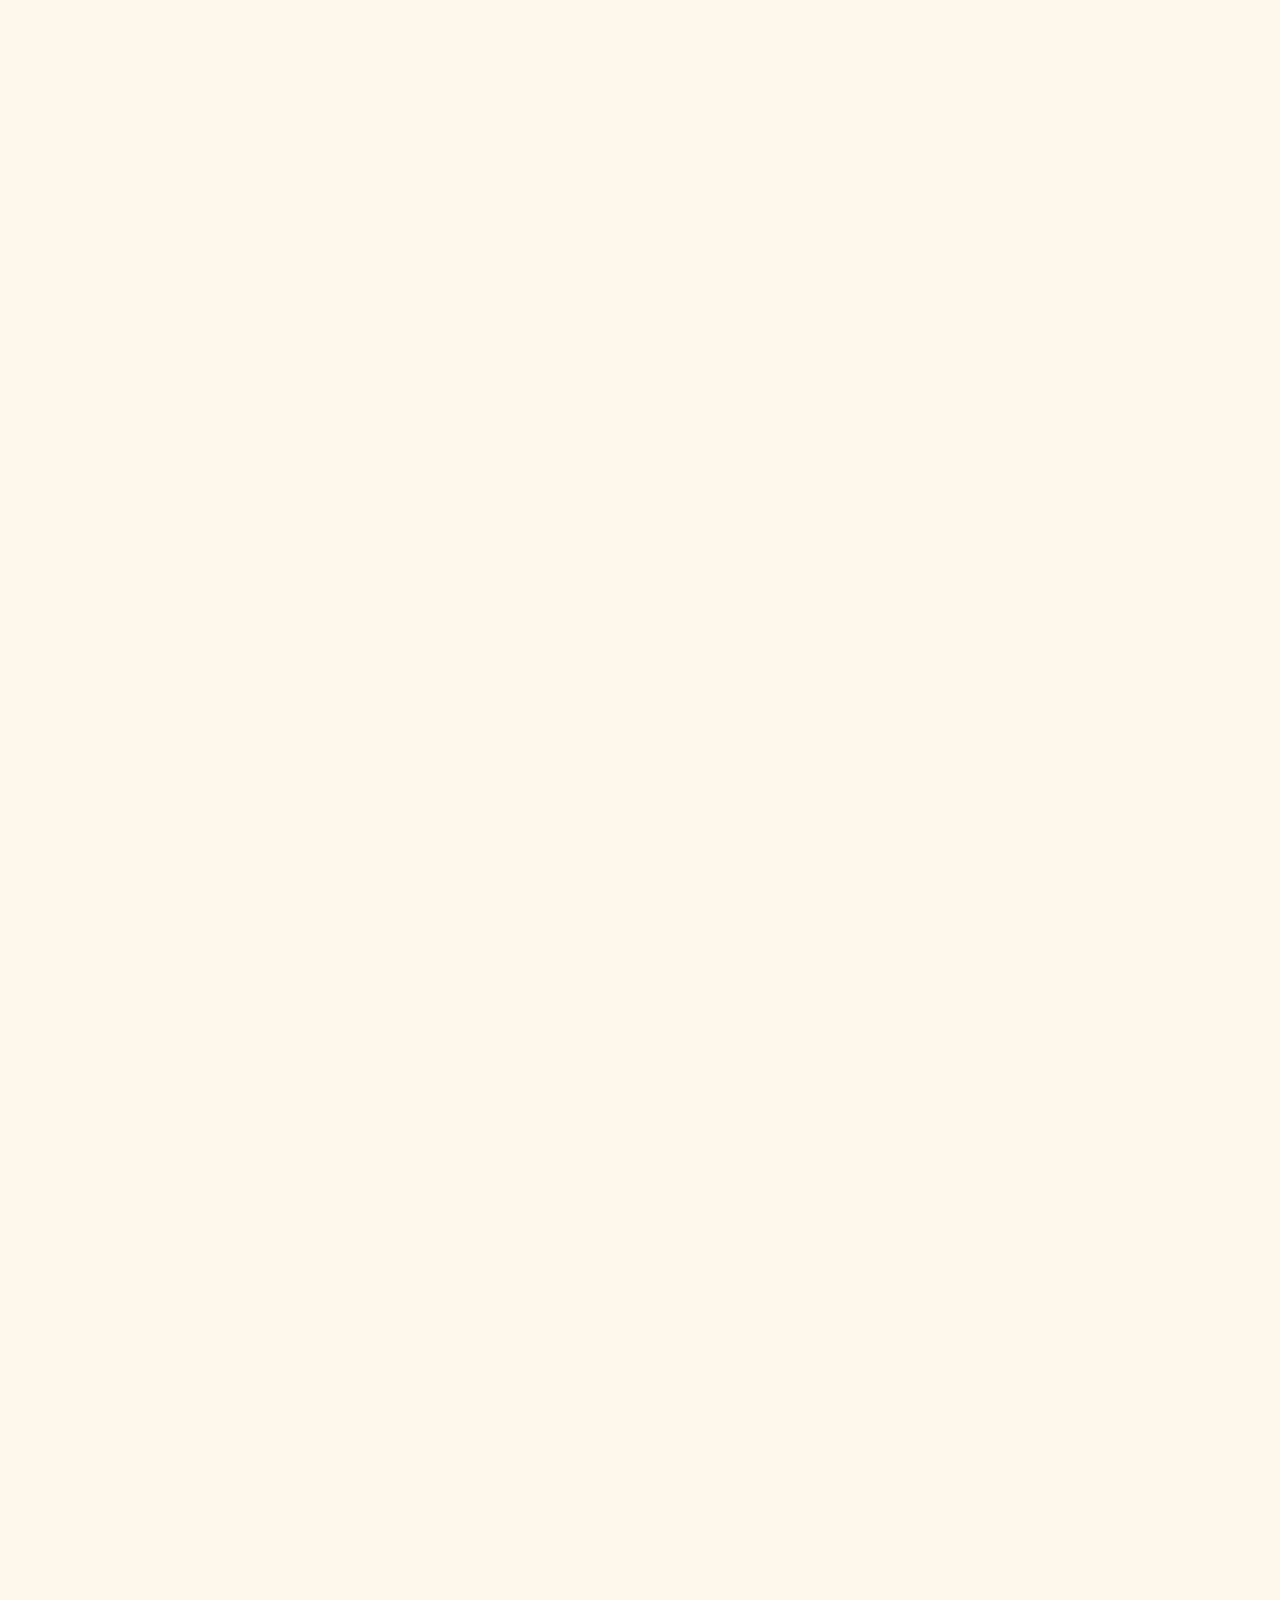
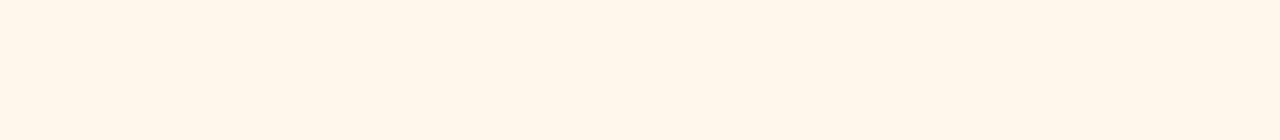
<file: pricing.html>
<!DOCTYPE html>
<html lang="en">


<!-- Mirrored from kalanidhithemes.com/live-preview/landing-page/appix/all-demo/05-App-Landing-Page-QR-Code-Hero/pricing.html by HTTrack Website Copier/3.x [XR&CO'2014], Sat, 01 Jun 2024 17:24:40 GMT -->
<head>

  <meta charset="UTF-8">
  <meta http-equiv="X-UA-Compatible" content="IE=edge">
  <meta name="viewport" content="width=device-width, initial-scale=1.0">
  <title>Pricing</title>

  <!-- icofont-css-link -->
  <link rel="stylesheet" href="css/icofont.min.css">
  <!-- Owl-Carosal-Style-link -->
  <link rel="stylesheet" href="css/owl.carousel.min.css">
  <!-- Bootstrap-Style-link -->
  <link rel="stylesheet" href="css/bootstrap.min.css">
  <!-- Aos-Style-link -->
  <link rel="stylesheet" href="css/aos.css">
  <!-- Coustome-Style-link -->
  <link rel="stylesheet" href="css/style.css">
  <!-- Responsive-Style-link -->
  <link rel="stylesheet" href="css/responsive.css">
  <!-- Favicon -->
  <link rel="shortcut icon" href="images/favicon.png" type="image/x-icon">

</head>

<body>

  <!-- Preloader -->
  <div id="preloader">
    <div id="loader"></div>
  </div>

  <!-- Header Start -->
  <header>
    <!-- container start -->
    <div class="container">
      <!-- navigation bar -->
      <nav class="navbar navbar-expand-lg">
        <a class="navbar-brand" href="index.html">
          <img src="images/logo.png" alt="Logo">
        </a>
        <button class="navbar-toggler" type="button" data-toggle="collapse" data-target="#navbarSupportedContent"
          aria-controls="navbarSupportedContent" aria-expanded="false" aria-label="Toggle navigation">
          <span class="navbar-toggler-icon">
            <!-- <i class="icofont-navigation-menu ico_menu"></i> -->
            <span class="toggle-wrap">
              <span class="toggle-bar"></span>
            </span>
          </span>
        </button>

        <div class="collapse navbar-collapse" id="navbarSupportedContent">
          <ul class="navbar-nav ml-auto">

            <!-- secondery menu start -->
            <li class="nav-item has_dropdown">
              <a class="nav-link" href="#">Home</a>
              <span class="drp_btn"><i class="icofont-rounded-down"></i></span>
              <div class="sub_menu">
                <ul>
                  <li><a href="https://kalanidhithemes.com/live-preview/landing-page/appix/all-demo/01-App-Landing-Page-Defoult/index.html">Home 1 </a></li>
                  <li><a href="https://kalanidhithemes.com/live-preview/landing-page/appix/all-demo/02-App-Landing-Page-Center-Hero/index.html"> Home 2 </a></li>
                  <li><a href="https://kalanidhithemes.com/live-preview/landing-page/appix/all-demo/03-App-Landing-Page-Static-Hero/index.html">Home 3</a></li>
                  <li><a href="https://kalanidhithemes.com/live-preview/landing-page/appix/all-demo/04-App-Landing-Page-Static-Hero-Center/index.html">Home 4</a></li>
                  <li><a href="index.html">Home 5</a></li>
                  <li><a href="https://kalanidhithemes.com/live-preview/landing-page/appix/all-demo/06-App-Landing-Page-Video-Hero/index.html">Home 6</a></li>
                  <li><a href="https://kalanidhithemes.com/live-preview/landing-page/appix/all-demo/07-App-Landing-Page-Slider-Hero-Star-Animation/index.html">Home 7</a></li>
                  <li><a href="https://kalanidhithemes.com/live-preview/landing-page/appix/all-demo/08-App-Landing-Page-Slider-Hero-Green/index.html">Home 8</a></li>
                  <li><a href="https://kalanidhithemes.com/live-preview/landing-page/appix/all-demo/09-App-Landing-Page-Slider-Hero-Light-Green/index.html">Home 9</a></li>
                  <li><a href="https://kalanidhithemes.com/live-preview/landing-page/appix/all-demo/10-App-Landing-Page-Static-Hero-Center-Light-Orange-Hero/index.html">Home 10</a></li>
                  <li><a href="https://kalanidhithemes.com/live-preview/landing-page/appix/all-demo/11-App-Landing-Page-Static-Hero-Center-Blue/index.html">Home 11</a></li>
                  <li><a href="https://kalanidhithemes.com/live-preview/landing-page/appix/all-demo/12-App-Landing-Page-Center-Hero-Orange-Gradient/index.html">Home 12</a></li>
                  <li><a href="https://kalanidhithemes.com/live-preview/landing-page/appix/all-demo/13-App-Landing-Page-Slider-Hero-Circle-Animated-bg/index.html">Home 13</a></li>
                  <li><a href="https://kalanidhithemes.com/live-preview/landing-page/appix/all-demo/14-App-Landing-Page-QR-Code-Dark-Hero/index.html">Home 14</a></li>
                  
                </ul>
              </div>
            </li>
            <!-- secondery menu end -->
            
            <li class="nav-item">
              <a class="nav-link" href="about.html">About us</a>
            </li>
            <!-- secondery menu start -->
            <li class="nav-item has_dropdown">
              <a class="nav-link" href="#">Pages</a>
              <span class="drp_btn"><i class="icofont-rounded-down"></i></span>
              <div class="sub_menu">
                <ul>
                  <li><a href="blog-list.html">Blog List</a></li>
                  <li><a href="blog-detail.html">Single Blog</a></li>
                  <li><a href="sign-in.html">Sign In</a></li>
                  <li><a href="sign-up.html">Sign Up</a></li>
                </ul>
              </div>
            </li>
            <!-- secondery menu end -->

            <li class="nav-item">
              <a class="nav-link" href="pricing.html">Pricing</a>
            </li>
            <li class="nav-item">
              <a class="nav-link" href="reviews.html">Reviews</a>
            </li>
            <li class="nav-item">
              <a class="nav-link" href="blog-list.html">Blog</a>
            </li>
            <li class="nav-item">
              <a class="nav-link" href="contact.html">Contact</a>
            </li>
            <li class="nav-item">
              <div class="btn_block">
                <a class="nav-link dark_btn" href="contact.html">Download</a>
                <div class="btn_bottom"></div>
              </div>
            </li>
          </ul>
        </div>
      </nav>
      <!-- navigation end -->
    </div>
    <!-- container end -->
  </header>

  <!-- Page-wrapper-Start -->
  <div class="page_wrapper">

    <!-- Pricing Section Start -->
    <section class="pricing_page_block">
      <div class="container">
        <div class="section_title" data-aos="fade-up" data-aos-duration="1500">
          <span class="title_badge">Pricing</span>
          <h2>Best <span>pricing plans</span></h2>
          <p>Lorem Ipsum is simply dummy text of the printing indus orem Ipsum <br> has been the industrys standard
            dummy text ever since.</p>
        </div>
        <div class="table_content">
          <div class="pricing_table" data-aos="fade-up" data-aos-duration="1500">
            <div class="pricing_block">
              <div class="pricing_title">
                <h3>Features</h3>
              </div>
              <ul class="features">
                <li>
                  <p>Cloud storage</p>
                </li>
                <li>
                  <p>Chat history</p>
                </li>
                <li>
                  <p>Optimization</p>
                </li>
                <li>
                  <p>Unlimited viewers</p>
                </li>
                <li>
                  <p>Live reporting</p>
                </li>
                <li>
                  <p>24/7 Support</p>
                </li>
              </ul>
            </div>
            <div class="pricing_block">
              <div class="pricing_title">
                <div class="t_block">
                  <h3>Basic</h3>
                  <span>For single users</span>
                </div>
                <div class="pricing">
                  <h3>$15 <span>/month</span></h3>
                </div>
                <div class="btn_block">
                  <a href="contact.html" class="btn puprple_btn ml-0">Choose Plan</a>
                  <div class="btn_bottom"></div>
                </div>
              </div>
              <ul>
                <li>
                  <span class="mobile_text">Cloud storage</span>
                  <p>Up to 10 GB</p>
                </li>
                <li>
                  <span class="mobile_text">Chat history</span>
                  <p>30 days</p>
                </li>
                <li>
                  <span class="mobile_text">Optimization</span>
                  <p><i class="icofont-close-circled"></i></p>
                </li>
                <li>
                  <span class="mobile_text">Unlimited viewers</span>
                  <p><i class="icofont-close-circled"></i></p>
                </li>
                <li>
                  <span class="mobile_text">Live reporting</span>
                  <p>30 Days</p>
                </li>
                <li>
                  <span class="mobile_text">24/7 Support</span>
                  <p>30 Days</p>
                </li>
              </ul>
            </div>
            <div class="pricing_block">
              <div class="pricing_title">
                <div class="t_block">
                  <h3>Premium</h3>
                  <span>For agencies</span>
                </div>
                <div class="pricing">
                  <h3>$45 <span>/month</span></h3>
                </div>
                <div class="btn_block">
                  <a href="contact.html" class="btn puprple_btn ml-0">Choose Plan</a>
                  <div class="btn_bottom"></div>
                </div>
              </div>
              <ul>
                <li>
                  <span class="mobile_text">Cloud storage</span>
                  <p>Up to 100 GB</p>
                </li>
                <li>
                  <span class="mobile_text">Chat history</span>
                  <p>Unlimited</p>
                </li>
                <li>
                  <span class="mobile_text">Optimization</span>
                  <p><i class="icofont-check-circled"></i></p>
                </li>
                <li>
                  <span class="mobile_text">Unlimited viewers</span>
                  <p><i class="icofont-check-circled"></i></p>
                </li>
                <li>
                  <span class="mobile_text">Live reporting</span>
                  <p>90 Days</p>
                </li>
                <li>
                  <span class="mobile_text">24/7 Support</span>
                  <p>90 Days</p>
                </li>
              </ul>
            </div>
            <div class="pricing_block">
              <div class="pricing_title">
                <div class="t_block">
                  <h3>Standard</h3>
                  <span>For team</span>
                </div>
                <div class="pricing">
                  <h3>$30 <span>/month</span></h3>
                </div>
                <div class="btn_block">
                  <a href="contact.html" class="btn puprple_btn ml-0">Choose Plan</a>
                  <div class="btn_bottom"></div>
                </div>
              </div>
              <ul>
                <li>
                  <span class="mobile_text">Cloud storage</span>
                  <p>Up to 30 GB</p>
                </li>
                <li>
                  <span class="mobile_text">Chat history</span>
                  <p>60 days</p>
                </li>
                <li>
                  <span class="mobile_text">Optimization</span>
                  <p><i class="icofont-check-circled"></i></p>
                </li>
                <li>
                  <span class="mobile_text">Unlimited viewers</span>
                  <p><i class="icofont-check-circled"></i></p>
                </li>
                <li>
                  <span class="mobile_text">Live reporting</span>
                  <p>60 Days</p>
                </li>
                <li>
                  <span class="mobile_text">24/7 Support</span>
                  <p>60 Days</p>
                </li>
              </ul>
            </div>
          </div>
          <div class="bottom_text text-center">
            <p>Have question ? <a href="#faqsec">Read FAQ</a></p>
            <p>Not sure what to choose ? <a href="contact.html">Contact us </a> for custom packages</p>
          </div>
        </div>
      </div>
    </section>
    <!-- Pricing Section End -->

    <!-- FAQ Tab Section Start -->
    <section class="row_am faq_section" id="faqsec">
      <div class="container">
        <div class="section_title" data-aos="fade-up" data-aos-duration="1500">
          <span class="title_badge">Question & Answer</span>
          <h2><span>FAQs</span> - Frequently Asked Questions</h2>
        </div>
        <div class="faq_blocks" data-aos="fade-up" data-aos-duration="1500">
          <div class="accordion" id="accordionExample">
            <div class="row">
              <div class="col-md-6">
                <div class="card">
                  <div class="card-header" id="headingOne">
                    <h2 class="mb-0">
                      <button class="btn btn-link btn-block text-left" type="button" data-toggle="collapse"
                        data-target="#collapseOne" aria-expanded="true" aria-controls="collapseOne">
                        How app will useful for my business ?
                        <span class="icons">
                          <i class="icofont-plus"></i>
                          <i class="icofont-minus"></i>
                        </span>
                      </button>
                    </h2>
                  </div>
                  <div id="collapseOne" class="collapse show" aria-labelledby="headingOne"
                    data-parent="#accordionExample">
                    <div class="card-body">
                      Lorem Ipsum is simply dummy text of the printing and typesetting industry lorem Ipsu m has been
                      the industrys standard dummy text ever since the when an unknown printer.
                    </div>
                  </div>
                </div>
                <div class="card">
                  <div class="card-header" id="headingTwo">
                    <h2 class="mb-0">
                      <button class="btn btn-link btn-block text-left collapsed" type="button" data-toggle="collapse"
                        data-target="#collapseTwo" aria-expanded="false" aria-controls="collapseTwo">
                        What support i will get in premium package?
                        <span class="icons">
                          <i class="icofont-plus"></i>
                          <i class="icofont-minus"></i>
                        </span>
                      </button>
                    </h2>
                  </div>
                  <div id="collapseTwo" class="collapse" aria-labelledby="headingTwo" data-parent="#accordionExample">
                    <div class="card-body">
                      Some placeholder content for the second accordion panel. This panel is
                      hidden by
                      default.
                    </div>
                  </div>
                </div>
                <div class="card">
                  <div class="card-header" id="headingThree">
                    <h2 class="mb-0">
                      <button class="btn btn-link btn-block text-left collapsed" type="button" data-toggle="collapse"
                        data-target="#collapseThree" aria-expanded="false" aria-controls="collapseThree">
                        Can i get update for free ?
                        <span class="icons">
                          <i class="icofont-plus"></i>
                          <i class="icofont-minus"></i>
                        </span>
                      </button>
                    </h2>
                  </div>
                  <div id="collapseThree" class="collapse" aria-labelledby="headingThree"
                    data-parent="#accordionExample">
                    <div class="card-body">
                      And lastly, the placeholder content for the third and final accordion panel.
                      This
                      panel is hidden by default.
                    </div>
                  </div>
                </div>
                <div class="card">
                  <div class="card-header" id="headingfour">
                    <h2 class="mb-0">
                      <button class="btn btn-link btn-block text-left collapsed" type="button" data-toggle="collapse"
                        data-target="#collapsefour" aria-expanded="false" aria-controls="collapsefour">
                        How to setup account ?
                        <span class="icons">
                          <i class="icofont-plus"></i>
                          <i class="icofont-minus"></i>
                        </span>
                      </button>
                    </h2>
                  </div>
                  <div id="collapsefour" class="collapse" aria-labelledby="headingfour" data-parent="#accordionExample">
                    <div class="card-body">
                      Some placeholder content for the second accordion panel. This panel is
                      hidden by
                      default.
                    </div>
                  </div>
                </div>
              </div>
              <div class="col-md-6">
                <div class="card">
                  <div class="card-header" id="headingfive">
                    <h2 class="mb-0">
                      <button class="btn btn-link btn-block text-left collapsed" type="button" data-toggle="collapse"
                        data-target="#collapsefive" aria-expanded="false" aria-controls="collapsefive">
                        Is there any hidden cost?
                        <span class="icons">
                          <i class="icofont-plus"></i>
                          <i class="icofont-minus"></i>
                        </span>
                      </button>
                    </h2>
                  </div>
                  <div id="collapsefive" class="collapse" aria-labelledby="headingfive" data-parent="#accordionExample">
                    <div class="card-body">
                      Some placeholder content for the second accordion panel. This panel is
                      hidden by
                      default.
                    </div>
                  </div>
                </div>
                <div class="card">
                  <div class="card-header" id="headingsix">
                    <h2 class="mb-0">
                      <button class="btn btn-link btn-block text-left collapsed" type="button" data-toggle="collapse"
                        data-target="#collapsesix" aria-expanded="false" aria-controls="collapsesix">
                        What is process to get refund ?
                        <span class="icons">
                          <i class="icofont-plus"></i>
                          <i class="icofont-minus"></i>
                        </span>
                      </button>
                    </h2>
                  </div>
                  <div id="collapsesix" class="collapse" aria-labelledby="headingsix" data-parent="#accordionExample">
                    <div class="card-body">
                      And lastly, the placeholder content for the third and final accordion panel.
                      This
                      panel is hidden by default.
                    </div>
                  </div>
                </div>
                <div class="card">
                  <div class="card-header" id="headingseven">
                    <h2 class="mb-0">
                      <button class="btn btn-link btn-block text-left collapsed" type="button" data-toggle="collapse"
                        data-target="#collapseseven" aria-expanded="false" aria-controls="collapseseven">
                        How to setup account ?
                        <span class="icons">
                          <i class="icofont-plus"></i>
                          <i class="icofont-minus"></i>
                        </span>
                      </button>
                    </h2>
                  </div>
                  <div id="collapseseven" class="collapse" aria-labelledby="headingseven"
                    data-parent="#accordionExample">
                    <div class="card-body">
                      And lastly, the placeholder content for the third and final accordion panel.
                      This
                      panel is hidden by default.
                    </div>
                  </div>
                </div>
                <div class="card">
                  <div class="card-header" id="headingeight">
                    <h2 class="mb-0">
                      <button class="btn btn-link btn-block text-left collapsed" type="button" data-toggle="collapse"
                        data-target="#collapseeight" aria-expanded="false" aria-controls="collapseeight">
                        What is process to get refund ?
                        <span class="icons">
                          <i class="icofont-plus"></i>
                          <i class="icofont-minus"></i>
                        </span>
                      </button>
                    </h2>
                  </div>
                  <div id="collapseeight" class="collapse" aria-labelledby="headingeight"
                    data-parent="#accordionExample">
                    <div class="card-body">
                      And lastly, the placeholder content for the third and final accordion panel.
                      This
                      panel is hidden by default.
                    </div>
                  </div>
                </div>
                <div class="card">
                  <div class="card-header" id="headingnine">
                    <h2 class="mb-0">
                      <button class="btn btn-link btn-block text-left collapsed" type="button" data-toggle="collapse"
                        data-target="#collapsenine" aria-expanded="false" aria-controls="collapsenine">
                        Is there any discount on packages ?
                        <span class="icons">
                          <i class="icofont-plus"></i>
                          <i class="icofont-minus"></i>
                        </span>
                      </button>
                    </h2>
                  </div>
                  <div id="collapsenine" class="collapse" aria-labelledby="headingnine" data-parent="#accordionExample">
                    <div class="card-body">
                      And lastly, the placeholder content for the third and final accordion panel.
                      This
                      panel is hidden by default.
                    </div>
                  </div>
                </div>
              </div>
            </div>
          </div>
        </div>
      </div>
    </section>
    <!-- FAQ Tab Section End -->

    <!-- App-Download-Section-Start -->
    <section class="row_am download_app">
      <!-- Task Block start -->
      <div class="task_block" data-aos="fade-up" data-aos-duration="1500">
        <div class="dotes_blue"><img src="images/blue_dotes.png" alt="image"></div>
        <!-- row start -->
        <div class="row">
          <div class="col-md-6">
            <!-- task text -->
            <div class="task_text">
              <div class="section_title white_text" data-aos="fade-up" data-aos-duration="1500" data-aos-delay="100">
                <span class="title_badge">Download</span>
                <h2>Our app is available for
                  Android & iOS</h2>
                <p>
                  Lorem Ipsum is simply dummy text of the printing
                  indus orem Ipsum has been the industrys.
                </p>
              </div>
              <!-- app buttons -->
              <ul class="app_btn" data-aos="fade-up" data-aos-duration="1500">
                <li>
                  <a href="#">
                    <img class="blue_img" src="images/black_google_play.png" alt="image">
                  </a>
                </li>
                <li>
                  <a href="#">
                    <img class="blue_img" src="images/black_appstore.png" alt="image">
                  </a>
                </li>
              </ul>
            </div>
          </div>
          <div class="col-md-6">
            <!-- task images -->
            <div class="task_img" data-aos="fade-in" data-aos-duration="1500">
              <div class="frame_img">
                <img src="images/our_app.png" alt="image">
              </div>
            </div>
          </div>
        </div>
        <!-- row end -->
      </div>
      <!-- Task Block end -->
    </section>
    <!-- App-Download-Section-end -->

    <!-- Footer-Section start -->
    <footer class="white_text" data-aos="fade-in" data-aos-duration="1500">
      <div class="container">
        <div class="row">
          <div class="col-md-6">
            <div class="logo_side">
              <div class="logo">
                <a href="#">
                  <img src="images/ft_logo.png" alt="Logo">
                </a>
              </div>
              <div class="news_letter">
                <h3>Subscribe newsletter</h3>
                <p>Be the first to recieve all latest post in your inbox</p>
                <form>
                  <div class="form-group">
                    <input type="email" class="form-control" placeholder="Enter your email">
                    <button class="btn"><i class="icofont-paper-plane"></i></button>
                  </div>
                  <p class="note">By clicking send link you agree to receive message.</p>
                </form>
              </div>
              <ul class="contact_info">
                <li><a href="mailto:">support@example.com</a></li>
                <li><a href="tel: ">+1-900-123 4567</a></li>
              </ul>
              <ul class="social_media">
                <li><a href="#"><i class="icofont-facebook"></i></a></li>
                <li><a href="#"><i class="icofont-twitter"></i></a></li>
                <li><a href="#"><i class="icofont-instagram"></i></a></li>
                <li><a href="#"><i class="icofont-pinterest"></i></a></li>
              </ul>
            </div>
          </div>
          <div class="col-md-6">
            <div class="download_side">
              <h3>Download app</h3>
              <ul class="app_btn">
                <li>
                  <a href="#">
                    <img class="blue_img" src="images/googleplay.png" alt="image">
                  </a>
                </li>
                <li>
                  <a href="#">
                    <img class="blue_img" src="images/appstorebtn.png" alt="image">
                  </a>
                </li>
              </ul>
            </div>
          </div>
        </div>
      </div>
      <div class="footer_bottom">
        <div class="container">
          <div class="ft_inner">
            <div class="copy_text">
              <p>© Copyrights 2023. All rights reserved.</p>
            </div>
            <ul class="links">
              <li><a href="index.html">Home</a></li>
              <li><a href="about.html">About us</a></li>
              <li><a href="pricing.html">Pricing</a></li>
              <li><a href="blog-list.html">Blog</a></li>
              <li><a href="contact.html">Contact us</a></li>
            </ul>
            <div class="design_by">
              <p>Crafted by <a href="https://themeforest.net/user/kalanidhithemes" target="blank">Kalanidhi Themes</a></p>
            </div>
          </div>
        </div>
      </div>
    </footer>
    <!-- Footer-Section end -->

    <!-- go top button -->
    <div class="go_top" id="Gotop">
      <span><i class="icofont-arrow-up"></i></span>
    </div>


  </div>
  <!-- Page-wrapper-End -->

  <!-- Jquery-js-Link -->
  <script src="js/jquery.js"></script>
  <!-- owl-js-Link -->
  <script src="js/owl.carousel.min.js"></script>
  <!-- bootstrap-js-Link -->
  <script src="js/bootstrap.min.js"></script>
  <!-- aos-js-Link -->
  <script src="js/aos.js"></script>
  <!-- main-js-Link -->
  <script src="js/main.js"></script>

</body>


<!-- Mirrored from kalanidhithemes.com/live-preview/landing-page/appix/all-demo/05-App-Landing-Page-QR-Code-Hero/pricing.html by HTTrack Website Copier/3.x [XR&CO'2014], Sat, 01 Jun 2024 17:24:40 GMT -->
</html>
</file>
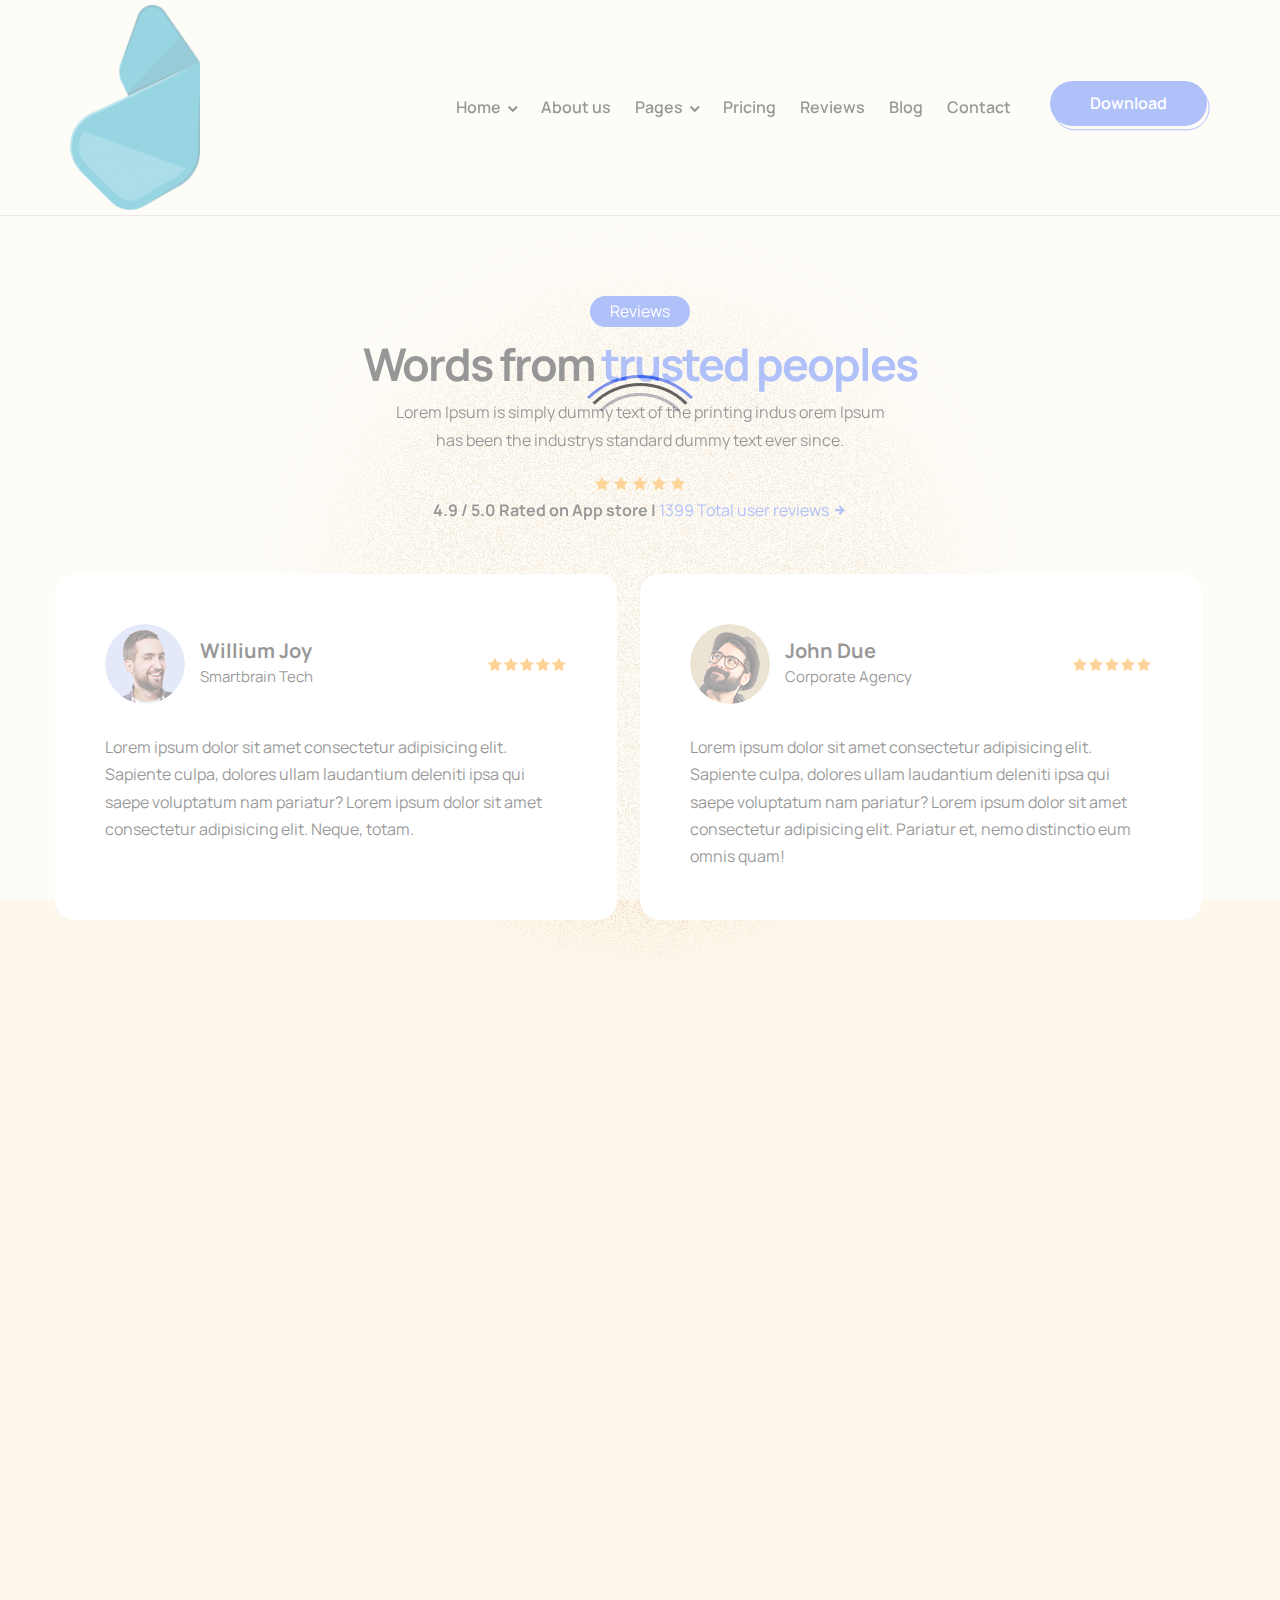
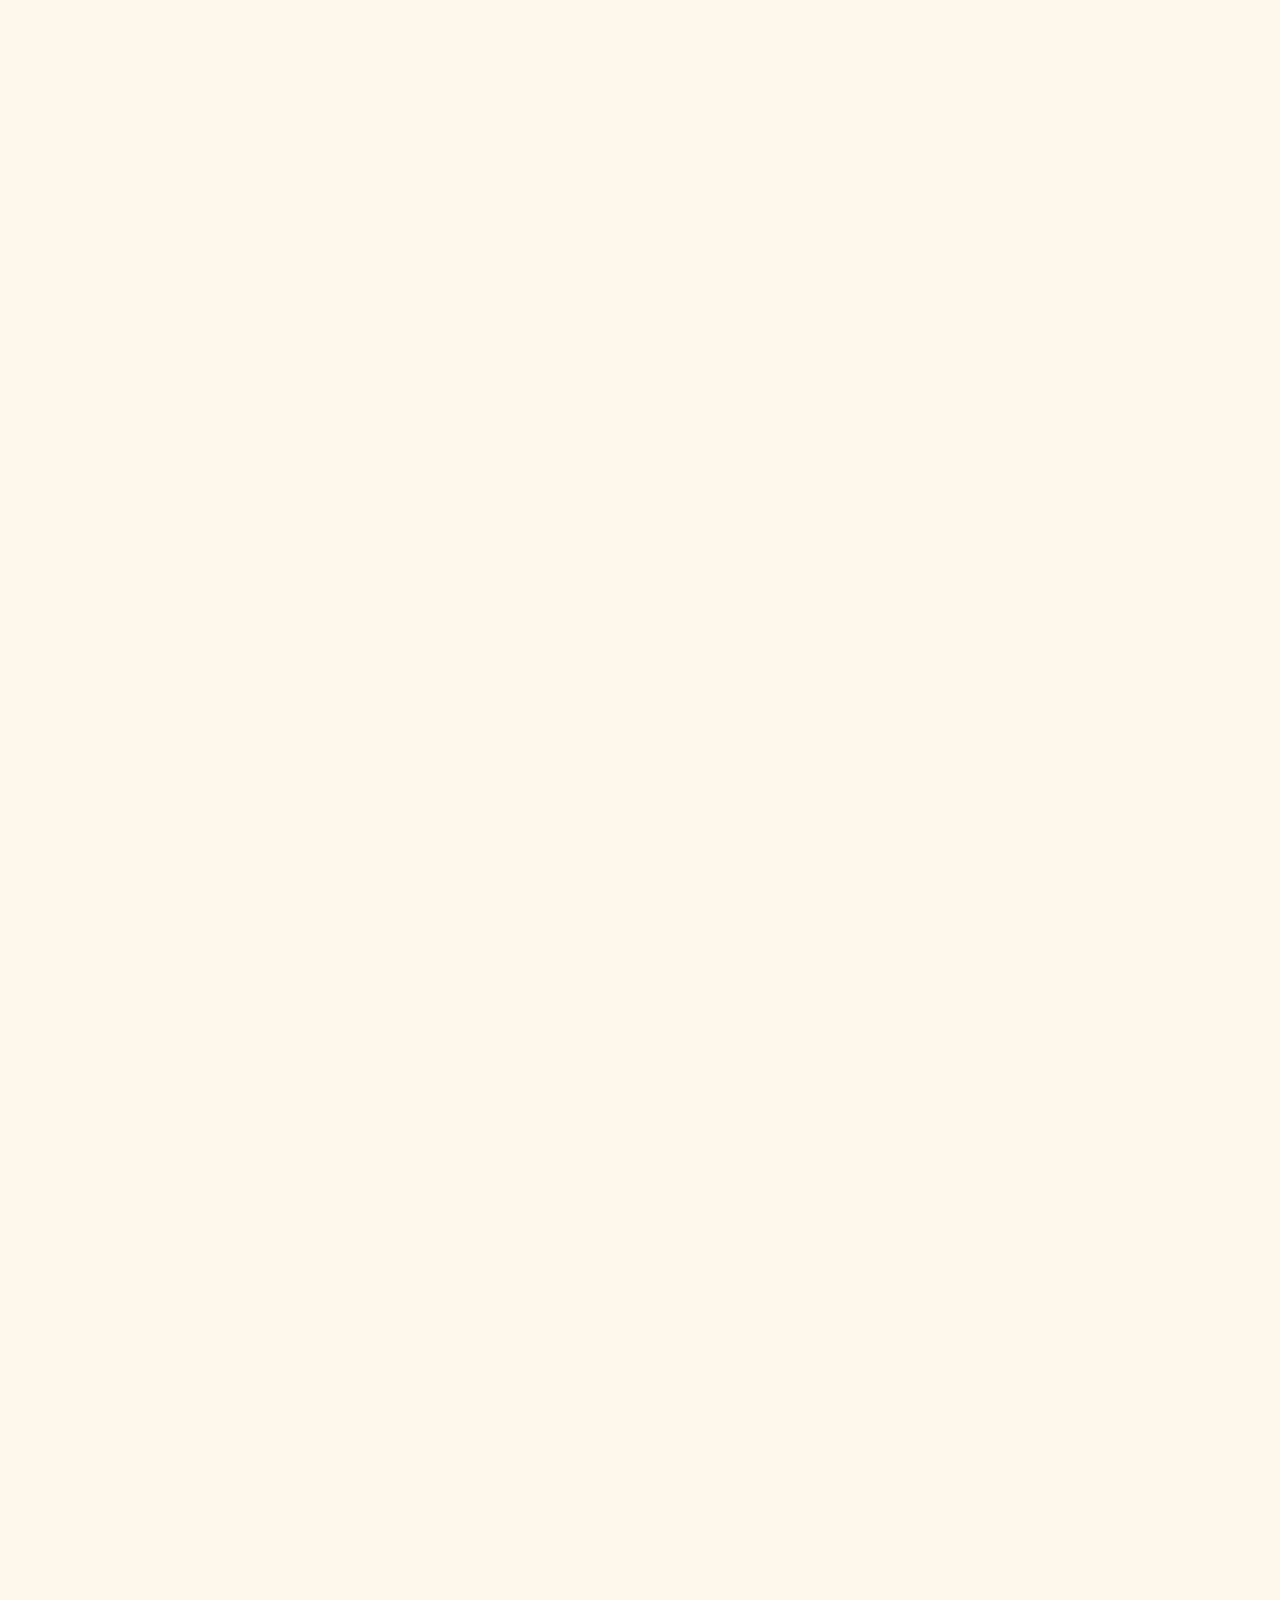
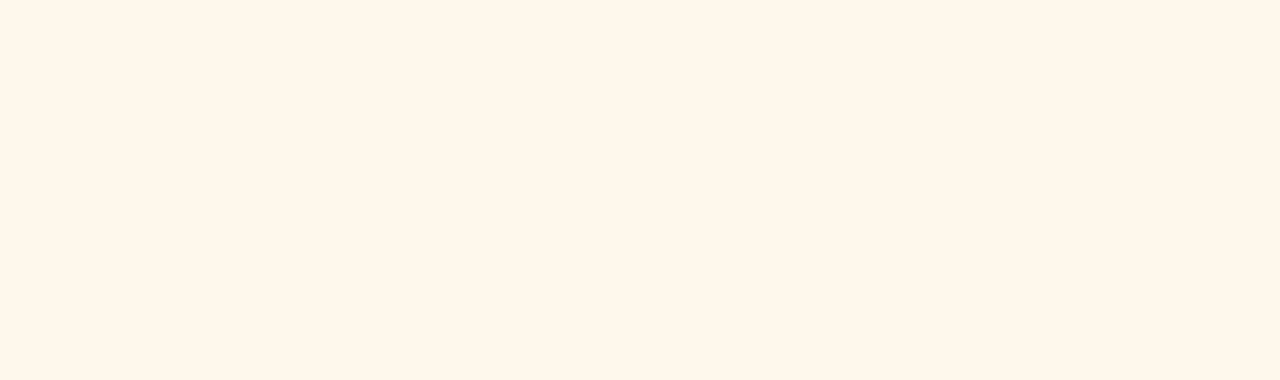
<file: reviews.html>
<!DOCTYPE html>
<html lang="en">


<!-- Mirrored from kalanidhithemes.com/live-preview/landing-page/appix/all-demo/05-App-Landing-Page-QR-Code-Hero/reviews.html by HTTrack Website Copier/3.x [XR&CO'2014], Sat, 01 Jun 2024 17:24:40 GMT -->
<head>

  <meta charset="UTF-8">
  <meta http-equiv="X-UA-Compatible" content="IE=edge">
  <meta name="viewport" content="width=device-width, initial-scale=1.0">
  <title>Reviews</title>

  <!-- icofont-css-link -->
  <link rel="stylesheet" href="css/icofont.min.css">
  <!-- Owl-Carosal-Style-link -->
  <link rel="stylesheet" href="css/owl.carousel.min.css">
  <!-- Bootstrap-Style-link -->
  <link rel="stylesheet" href="css/bootstrap.min.css">
  <!-- Aos-Style-link -->
  <link rel="stylesheet" href="css/aos.css">
  <!-- Coustome-Style-link -->
  <link rel="stylesheet" href="css/style.css">
  <!-- Responsive-Style-link -->
  <link rel="stylesheet" href="css/responsive.css">
  <!-- Favicon -->
  <link rel="shortcut icon" href="images/favicon.png" type="image/x-icon">

</head>

<body>

  <!-- Preloader -->
  <div id="preloader">
    <div id="loader"></div>
  </div>

  <!-- Header Start -->
  <header>
    <!-- container start -->
    <div class="container">
      <!-- navigation bar -->
      <nav class="navbar navbar-expand-lg">
        <a class="navbar-brand" href="index.html">
          <img src="images/logo.png" alt="Logo">
        </a>
        <button class="navbar-toggler" type="button" data-toggle="collapse" data-target="#navbarSupportedContent"
          aria-controls="navbarSupportedContent" aria-expanded="false" aria-label="Toggle navigation">
          <span class="navbar-toggler-icon">
            <!-- <i class="icofont-navigation-menu ico_menu"></i> -->
            <span class="toggle-wrap">
              <span class="toggle-bar"></span>
            </span>
          </span>
        </button>

        <div class="collapse navbar-collapse" id="navbarSupportedContent">
          <ul class="navbar-nav ml-auto">

            <!-- secondery menu start -->
            <li class="nav-item has_dropdown">
              <a class="nav-link" href="#">Home</a>
              <span class="drp_btn"><i class="icofont-rounded-down"></i></span>
              <div class="sub_menu">
                <ul>
                  <li><a href="https://kalanidhithemes.com/live-preview/landing-page/appix/all-demo/01-App-Landing-Page-Defoult/index.html">Home 1 </a></li>
                  <li><a href="https://kalanidhithemes.com/live-preview/landing-page/appix/all-demo/02-App-Landing-Page-Center-Hero/index.html"> Home 2 </a></li>
                  <li><a href="https://kalanidhithemes.com/live-preview/landing-page/appix/all-demo/03-App-Landing-Page-Static-Hero/index.html">Home 3</a></li>
                  <li><a href="https://kalanidhithemes.com/live-preview/landing-page/appix/all-demo/04-App-Landing-Page-Static-Hero-Center/index.html">Home 4</a></li>
                  <li><a href="index.html">Home 5</a></li>
                  <li><a href="https://kalanidhithemes.com/live-preview/landing-page/appix/all-demo/06-App-Landing-Page-Video-Hero/index.html">Home 6</a></li>
                  <li><a href="https://kalanidhithemes.com/live-preview/landing-page/appix/all-demo/07-App-Landing-Page-Slider-Hero-Star-Animation/index.html">Home 7</a></li>
                  <li><a href="https://kalanidhithemes.com/live-preview/landing-page/appix/all-demo/08-App-Landing-Page-Slider-Hero-Green/index.html">Home 8</a></li>
                  <li><a href="https://kalanidhithemes.com/live-preview/landing-page/appix/all-demo/09-App-Landing-Page-Slider-Hero-Light-Green/index.html">Home 9</a></li>
                  <li><a href="https://kalanidhithemes.com/live-preview/landing-page/appix/all-demo/10-App-Landing-Page-Static-Hero-Center-Light-Orange-Hero/index.html">Home 10</a></li>
                  <li><a href="https://kalanidhithemes.com/live-preview/landing-page/appix/all-demo/11-App-Landing-Page-Static-Hero-Center-Blue/index.html">Home 11</a></li>
                  <li><a href="https://kalanidhithemes.com/live-preview/landing-page/appix/all-demo/12-App-Landing-Page-Center-Hero-Orange-Gradient/index.html">Home 12</a></li>
                  <li><a href="https://kalanidhithemes.com/live-preview/landing-page/appix/all-demo/13-App-Landing-Page-Slider-Hero-Circle-Animated-bg/index.html">Home 13</a></li>
                  <li><a href="https://kalanidhithemes.com/live-preview/landing-page/appix/all-demo/14-App-Landing-Page-QR-Code-Dark-Hero/index.html">Home 14</a></li>
                  
                </ul>
              </div>
            </li>
            <!-- secondery menu end -->
            
            <li class="nav-item">
              <a class="nav-link" href="about.html">About us</a>
            </li>
            <!-- secondery menu start -->
            <li class="nav-item has_dropdown">
              <a class="nav-link" href="#">Pages</a>
              <span class="drp_btn"><i class="icofont-rounded-down"></i></span>
              <div class="sub_menu">
                <ul>
                  <li><a href="blog-list.html">Blog List</a></li>
                  <li><a href="blog-detail.html">Single Blog</a></li>
                  <li><a href="sign-in.html">Sign In</a></li>
                  <li><a href="sign-up.html">Sign Up</a></li>
                </ul>
              </div>
            </li>
            <!-- secondery menu end -->

            <li class="nav-item">
              <a class="nav-link" href="pricing.html">Pricing</a>
            </li>
            <li class="nav-item">
              <a class="nav-link" href="reviews.html">Reviews</a>
            </li>
            <li class="nav-item">
              <a class="nav-link" href="blog-list.html">Blog</a>
            </li>
            <li class="nav-item">
              <a class="nav-link" href="contact.html">Contact</a>
            </li>
            <li class="nav-item">
              <div class="btn_block">
                <a class="nav-link dark_btn" href="contact.html">Download</a>
                <div class="btn_bottom"></div>
              </div>
            </li>
          </ul>
        </div>
      </nav>
      <!-- navigation end -->
    </div>
    <!-- container end -->
  </header>

  <!-- Page-wrapper-Start -->
  <div class="page_wrapper">

  <!-- Positive Reviews Section Start -->
  <section class="review_section row_am page_ban">
    <div class="container">

      <div class="section_title" data-aos="fade-up" data-aos-duration="1500">
          <span class="title_badge">Reviews</span>
          <h2>Words from <span>trusted peoples</span></h2>
          <p>Lorem Ipsum is simply dummy text of the printing indus orem Ipsum <br> has been the industrys standard
            dummy text ever since.</p>

            <div class="google_rating">
                <div class="star">
                  <span><i class="icofont-star"></i></span>
                  <span><i class="icofont-star"></i></span>
                  <span><i class="icofont-star"></i></span>
                  <span><i class="icofont-star"></i></span>
                  <span><i class="icofont-star"></i></span>
                </div>
                <p>4.9 / 5.0  Rated on App store  | <a href="#" class="rate_link"> 1399 Total user reviews <i class="icofont-arrow-right"></i> </a></p>
              </div>
        </div>

      <div class="positive_inner in_page">
        <div class="row">
            <div class="review_side innerpage_block">

              <div class="review_block" data-aos="fade-up" data-aos-duration="1500">
                <div class="coustomer_info">
                  <div class="avtar">
                    <img src="images/review1.png" alt="image">
                    <div class="text">
                      <h3>Willium Joy</h3>
                      <span>Smartbrain Tech</span>
                    </div>
                  </div>
                  <div class="star">
                    <span><i class="icofont-star"></i></span>
                    <span><i class="icofont-star"></i></span>
                    <span><i class="icofont-star"></i></span>
                    <span><i class="icofont-star"></i></span>
                    <span><i class="icofont-star"></i></span>
                  </div>
                </div>
                <p>Lorem ipsum dolor sit amet consectetur adipisicing elit.
                  Sapiente culpa, dolores ullam
                  laudantium deleniti ipsa qui saepe voluptatum nam pariatur?
                  Lorem ipsum dolor sit amet
                  consectetur adipisicing elit. Neque, totam.</p>
              </div>

              <div class="review_block" data-aos="fade-up" data-aos-duration="1500">
                <div class="coustomer_info">
                  <div class="avtar">
                    <img src="images/review2..png" alt="image">
                    <div class="text">
                      <h3>John Due</h3>
                      <span>Corporate Agency</span>
                    </div>
                  </div>
                  <div class="star">
                    <span><i class="icofont-star"></i></span>
                    <span><i class="icofont-star"></i></span>
                    <span><i class="icofont-star"></i></span>
                    <span><i class="icofont-star"></i></span>
                    <span><i class="icofont-star"></i></span>
                  </div>
                </div>
                <p>Lorem ipsum dolor sit amet consectetur adipisicing elit.
                  Sapiente culpa, dolores ullam
                  laudantium deleniti ipsa qui saepe voluptatum nam pariatur?
                  Lorem ipsum dolor sit amet
                  consectetur adipisicing elit. Pariatur et, nemo distinctio
                  eum
                  omnis quam!</p>
              </div>

              <div class="review_block" data-aos="fade-up" data-aos-duration="1500">
                <div class="coustomer_info">
                  <div class="avtar">
                    <img src="images/review3..png" alt="image">
                    <div class="text">
                      <h3>Maria</h3>
                      <span>Company Inc</span>
                    </div>
                  </div>
                  <div class="star">
                    <span><i class="icofont-star"></i></span>
                    <span><i class="icofont-star"></i></span>
                    <span><i class="icofont-star"></i></span>
                    <span><i class="icofont-star"></i></span>
                    <span><i class="icofont-star"></i></span>
                  </div>
                </div>
                <p>Lorem ipsum dolor sit amet consectetur adipisicing elit.
                  Sapiente culpa, dolores ullam
                  laudantium deleniti ipsa qui saepe voluptatum nam pariatur?
                  Lorem ipsum dolor sit amet
                  consectetur adipisicing elit. Pariatur et, nemo distinctio
                  eum
                  omnis quam!</p>
              </div>

              <div class="review_block" data-aos="fade-up" data-aos-duration="1500">
                <div class="coustomer_info">
                  <div class="avtar">
                    <img src="images/review1.png" alt="image">
                    <div class="text">
                      <h3>Willium Joy</h3>
                      <span>Smartbrain Tech</span>
                    </div>
                  </div>
                  <div class="star">
                    <span><i class="icofont-star"></i></span>
                    <span><i class="icofont-star"></i></span>
                    <span><i class="icofont-star"></i></span>
                    <span><i class="icofont-star"></i></span>
                    <span><i class="icofont-star"></i></span>
                  </div>
                </div>
                <p>Lorem ipsum dolor sit amet consectetur adipisicing elit.
                  Sapiente culpa, dolores ullam
                  laudantium deleniti ipsa qui saepe voluptatum nam pariatur?
                  Lorem ipsum dolor sit amet
                  consectetur adipisicing elit. Neque, totam.</p>
              </div>

              <div class="review_block" data-aos="fade-up" data-aos-duration="1500">
                <div class="coustomer_info">
                  <div class="avtar">
                    <img src="images/review1.png" alt="image">
                    <div class="text">
                      <h3>Willium Joy</h3>
                      <span>Smartbrain Tech</span>
                    </div>
                  </div>
                  <div class="star">
                    <span><i class="icofont-star"></i></span>
                    <span><i class="icofont-star"></i></span>
                    <span><i class="icofont-star"></i></span>
                    <span><i class="icofont-star"></i></span>
                    <span><i class="icofont-star"></i></span>
                  </div>
                </div>
                <p>Lorem ipsum dolor sit amet consectetur adipisicing elit.
                  Sapiente culpa, dolores ullam
                  laudantium deleniti ipsa qui saepe voluptatum nam pariatur?
                  Lorem ipsum dolor sit amet
                  consectetur adipisicing elit. Neque, totam.</p>
              </div>

              <div class="review_block" data-aos="fade-up" data-aos-duration="1500">
                <div class="coustomer_info">
                  <div class="avtar">
                    <img src="images/review2..png" alt="image">
                    <div class="text">
                      <h3>John Due</h3>
                      <span>Corporate Agency</span>
                    </div>
                  </div>
                  <div class="star">
                    <span><i class="icofont-star"></i></span>
                    <span><i class="icofont-star"></i></span>
                    <span><i class="icofont-star"></i></span>
                    <span><i class="icofont-star"></i></span>
                    <span><i class="icofont-star"></i></span>
                  </div>
                </div>
                <p>Lorem ipsum dolor sit amet consectetur adipisicing elit.
                  Sapiente culpa, dolores ullam
                  laudantium deleniti ipsa qui saepe voluptatum nam pariatur?
                  Lorem ipsum dolor sit amet
                  consectetur adipisicing elit. Pariatur et, nemo distinctio
                  eum
                  omnis quam!</p>
              </div>

              <div class="review_block" data-aos="fade-up" data-aos-duration="1500">
                <div class="coustomer_info">
                  <div class="avtar">
                    <img src="images/review3..png" alt="image">
                    <div class="text">
                      <h3>Maria</h3>
                      <span>Company Inc</span>
                    </div>
                  </div>
                  <div class="star">
                    <span><i class="icofont-star"></i></span>
                    <span><i class="icofont-star"></i></span>
                    <span><i class="icofont-star"></i></span>
                    <span><i class="icofont-star"></i></span>
                    <span><i class="icofont-star"></i></span>
                  </div>
                </div>
                <p>Lorem ipsum dolor sit amet consectetur adipisicing elit.
                  Sapiente culpa, dolores ullam
                  laudantium deleniti ipsa qui saepe voluptatum nam pariatur?
                  Lorem ipsum dolor sit amet
                  consectetur adipisicing elit. Pariatur et, nemo distinctio
                  eum
                  omnis quam!</p>
              </div>

              <div class="review_block" data-aos="fade-up" data-aos-duration="1500">
                <div class="coustomer_info">
                  <div class="avtar">
                    <img src="images/review1.png" alt="image">
                    <div class="text">
                      <h3>Willium Joy</h3>
                      <span>Smartbrain Tech</span>
                    </div>
                  </div>
                  <div class="star">
                    <span><i class="icofont-star"></i></span>
                    <span><i class="icofont-star"></i></span>
                    <span><i class="icofont-star"></i></span>
                    <span><i class="icofont-star"></i></span>
                    <span><i class="icofont-star"></i></span>
                  </div>
                </div>
                <p>Lorem ipsum dolor sit amet consectetur adipisicing elit.
                  Sapiente culpa, dolores ullam
                  laudantium deleniti ipsa qui saepe voluptatum nam pariatur?
                  Lorem ipsum dolor sit amet
                  consectetur adipisicing elit. Neque, totam.</p>
              </div>

            </div>

        </div>
      </div>
    </div>
  </section>
  <!-- Positive Reviews Section End -->

    <!-- App-Download-Section-Start -->
    <section class="row_am download_app">
      <!-- Task Block start -->
      <div class="task_block" data-aos="fade-up" data-aos-duration="1500">
        <div class="dotes_blue"><img src="images/blue_dotes.png" alt="image"></div>
        <!-- row start -->
        <div class="row">
          <div class="col-md-6">
            <!-- task text -->
            <div class="task_text">
              <div class="section_title white_text" data-aos="fade-up" data-aos-duration="1500" data-aos-delay="100">
                <span class="title_badge">Download</span>
                <h2>Our app is available for
                  Android & iOS</h2>
                <p>
                  Lorem Ipsum is simply dummy text of the printing
                  indus orem Ipsum has been the industrys.
                </p>
              </div>
              <!-- app buttons -->
              <ul class="app_btn" data-aos="fade-up" data-aos-duration="1500">
                <li>
                  <a href="#">
                    <img class="blue_img" src="images/black_google_play.png" alt="image">
                  </a>
                </li>
                <li>
                  <a href="#">
                    <img class="blue_img" src="images/black_appstore.png" alt="image">
                  </a>
                </li>
              </ul>
            </div>
          </div>
          <div class="col-md-6">
            <!-- task images -->
            <div class="task_img" data-aos="fade-in" data-aos-duration="1500">
              <div class="frame_img">
                <img src="images/our_app.png" alt="image">
              </div>
            </div>
          </div>
        </div>
        <!-- row end -->
      </div>
      <!-- Task Block end -->
    </section>
    <!-- App-Download-Section-end -->

    <!-- Footer-Section start -->
    <footer class="white_text" data-aos="fade-in" data-aos-duration="1500">
      <div class="container">
        <div class="row">
          <div class="col-md-6">
            <div class="logo_side">
              <div class="logo">
                <a href="#">
                  <img src="images/ft_logo.png" alt="Logo">
                </a>
              </div>
              <div class="news_letter">
                <h3>Subscribe newsletter</h3>
                <p>Be the first to recieve all latest post in your inbox</p>
                <form>
                  <div class="form-group">
                    <input type="email" class="form-control" placeholder="Enter your email">
                    <button class="btn"><i class="icofont-paper-plane"></i></button>
                  </div>
                  <p class="note">By clicking send link you agree to receive message.</p>
                </form>
              </div>
              <ul class="contact_info">
                <li><a href="mailto:">support@example.com</a></li>
                <li><a href="tel: ">+1-900-123 4567</a></li>
              </ul>
              <ul class="social_media">
                <li><a href="#"><i class="icofont-facebook"></i></a></li>
                <li><a href="#"><i class="icofont-twitter"></i></a></li>
                <li><a href="#"><i class="icofont-instagram"></i></a></li>
                <li><a href="#"><i class="icofont-pinterest"></i></a></li>
              </ul>
            </div>
          </div>
          <div class="col-md-6">
            <div class="download_side">
              <h3>Download app</h3>
              <ul class="app_btn">
                <li>
                  <a href="#">
                    <img class="blue_img" src="images/googleplay.png" alt="image">
                  </a>
                </li>
                <li>
                  <a href="#">
                    <img class="blue_img" src="images/appstorebtn.png" alt="image">
                  </a>
                </li>
              </ul>
            </div>
          </div>
        </div>
      </div>
      <div class="footer_bottom">
        <div class="container">
          <div class="ft_inner">
            <div class="copy_text">
              <p>© Copyrights 2023. All rights reserved.</p>
            </div>
            <ul class="links">
              <li><a href="#">Home</a></li>
              <li><a href="#">About us</a></li>
              <li><a href="#">Services</a></li>
              <li><a href="#">Blog</a></li>
              <li><a href="#">Contact us</a></li>
            </ul>
            <div class="design_by">
              <p>Crafted by <a href="https://themeforest.net/user/kalanidhithemes" target="blank">Kalanidhi Themes</a></p>
            </div>
          </div>
        </div>
      </div>
    </footer>
    <!-- Footer-Section end -->

    <!-- go top button -->
    <div class="go_top" id="Gotop">
      <span><i class="icofont-arrow-up"></i></span>
    </div>


  </div>
  <!-- Page-wrapper-End -->

  <!-- Jquery-js-Link -->
  <script src="js/jquery.js"></script>
  <!-- owl-js-Link -->
  <script src="js/owl.carousel.min.js"></script>
  <!-- bootstrap-js-Link -->
  <script src="js/bootstrap.min.js"></script>
  <!-- aos-js-Link -->
  <script src="js/aos.js"></script>
  <!-- main-js-Link -->
  <script src="js/main.js"></script>

</body>


<!-- Mirrored from kalanidhithemes.com/live-preview/landing-page/appix/all-demo/05-App-Landing-Page-QR-Code-Hero/reviews.html by HTTrack Website Copier/3.x [XR&CO'2014], Sat, 01 Jun 2024 17:24:40 GMT -->
</html>
</file>
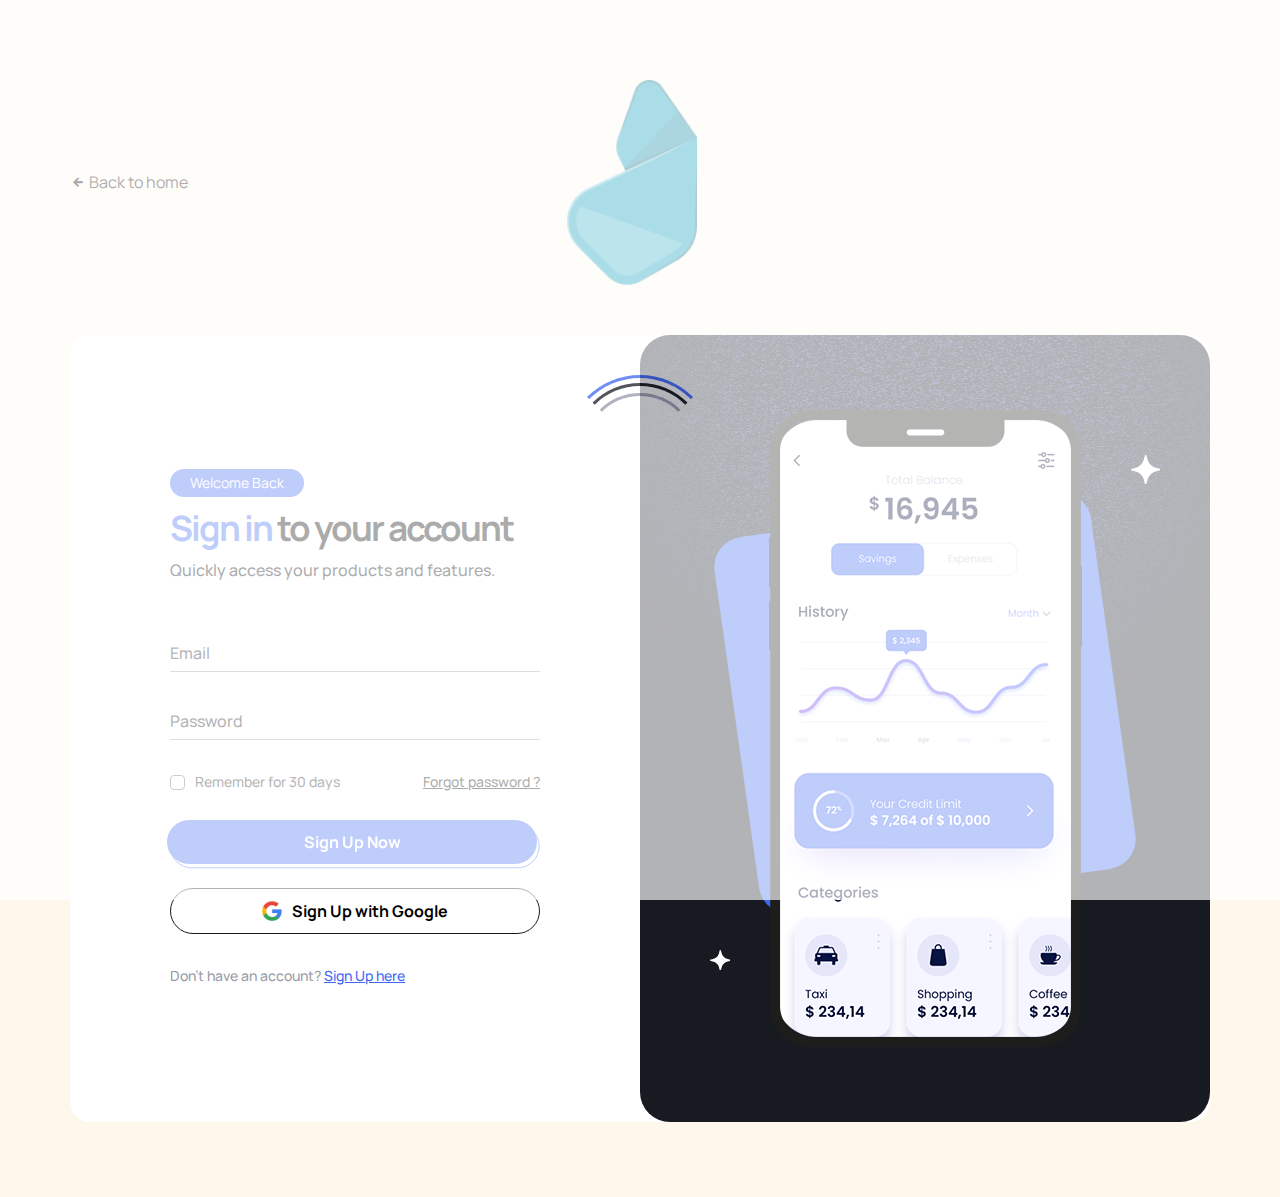
<file: sign-in.html>
<!DOCTYPE html>
<html lang="en">


<!-- Mirrored from kalanidhithemes.com/live-preview/landing-page/appix/all-demo/05-App-Landing-Page-QR-Code-Hero/sign-in.html by HTTrack Website Copier/3.x [XR&CO'2014], Sat, 01 Jun 2024 17:24:31 GMT -->
<head>

  <meta charset="UTF-8">
  <meta http-equiv="X-UA-Compatible" content="IE=edge">
  <meta name="viewport" content="width=device-width, initial-scale=1.0">
  <title>Sign In</title>

  <!-- icofont-css-link -->
  <link rel="stylesheet" href="css/icofont.min.css">
  <!-- Bootstrap-Style-link -->
  <link rel="stylesheet" href="css/bootstrap.min.css">
  <!-- Aos-Style-link -->
  <link rel="stylesheet" href="css/aos.css">
  <!-- Coustome-Style-link -->
  <link rel="stylesheet" href="css/style.css">
  <!-- Responsive-Style-link -->
  <link rel="stylesheet" href="css/responsive.css">
  <!-- Favicon -->
  <link rel="shortcut icon" href="images/favicon.png" type="image/x-icon">

</head>

<body>

  <!-- Page-wrapper-Start -->
  <div class="page_wrapper">

    <!-- Preloader -->
    <div id="preloader">
      <div id="loader"></div>
    </div>

    <div class="full_bg">

      <section class="signup_section">
        <div class="container">

          <div class="top_part">
            <a href="index.html" class="back_btn"><i class="icofont-arrow-left"></i> Back to home</a>
            <a class="navbar-brand" href="#">
              <img src="images/logo.png" alt="image">
            </a>
          </div>

          <!-- Sign In Form -->
          <div class="form_block">
            <div class="form_side">
              <div class="section_title">
                <span class="title_badge">Welcome Back</span>
                <h2><span>Sign in</span> to your account</h2>
                <p>Quickly access your products and features.</p>
              </div>
              <form>
                <div class="form-group">
                  <input type="email" class="form-control" placeholder="Email">
                </div>
                <div class="form-group">
                  <input type="password" class="form-control" placeholder="Password">
                </div>
                <div class="forgate_check">
                  <div class="coustome_checkbox">
                    <label for="remamber_check">
                      <input type="checkbox" id="remamber_check">
                      <span class="checkmark"></span>
                      Remember for 30 days
                    </label>
                  </div>
                  <a href="#">Forgot password ?</a>
                </div>
                <div class="btn_block">
                  <button class="btn puprple_btn ml-0">Sign Up Now</button>
                  <div class="btn_bottom"></div>
                </div>
                <button class="btn google_btn"><img src="images/google_G.svg" alt="image"> Sign Up with
                  Google</button>
                <div class="sign_in_here">
                  <p>Don’t have an account? <a href="#">Sign Up here</a></p>
                </div>
              </form>
            </div>
            <div class="side_screen">
              <div class="dotes_blue"><img src="images/blue_dotes.png" alt="image"></div>
              <div class="left_icon">
                <img src="images/smallStar.png" alt="image">
              </div>
              <div class="right_icon">
                <img src="images/bigstar.png" alt="image">
              </div>
              <div class="scrren">
                <img src="images/sign_in_screen.png" alt="image">
              </div>
            </div>
          </div>

        </div>
      </section>

    </div>



  </div>
  <!-- Page-wrapper-End -->

  <!-- Jquery-js-Link -->
  <script src="js/jquery.js"></script>
  <!-- bootstrap-js-Link -->
  <script src="js/bootstrap.min.js"></script>
  <!-- aos-js-Link -->
  <script src="js/aos.js"></script>
  <!-- main-js-Link -->
  <script src="js/main.js"></script>

</body>


<!-- Mirrored from kalanidhithemes.com/live-preview/landing-page/appix/all-demo/05-App-Landing-Page-QR-Code-Hero/sign-in.html by HTTrack Website Copier/3.x [XR&CO'2014], Sat, 01 Jun 2024 17:24:40 GMT -->
</html>
</file>
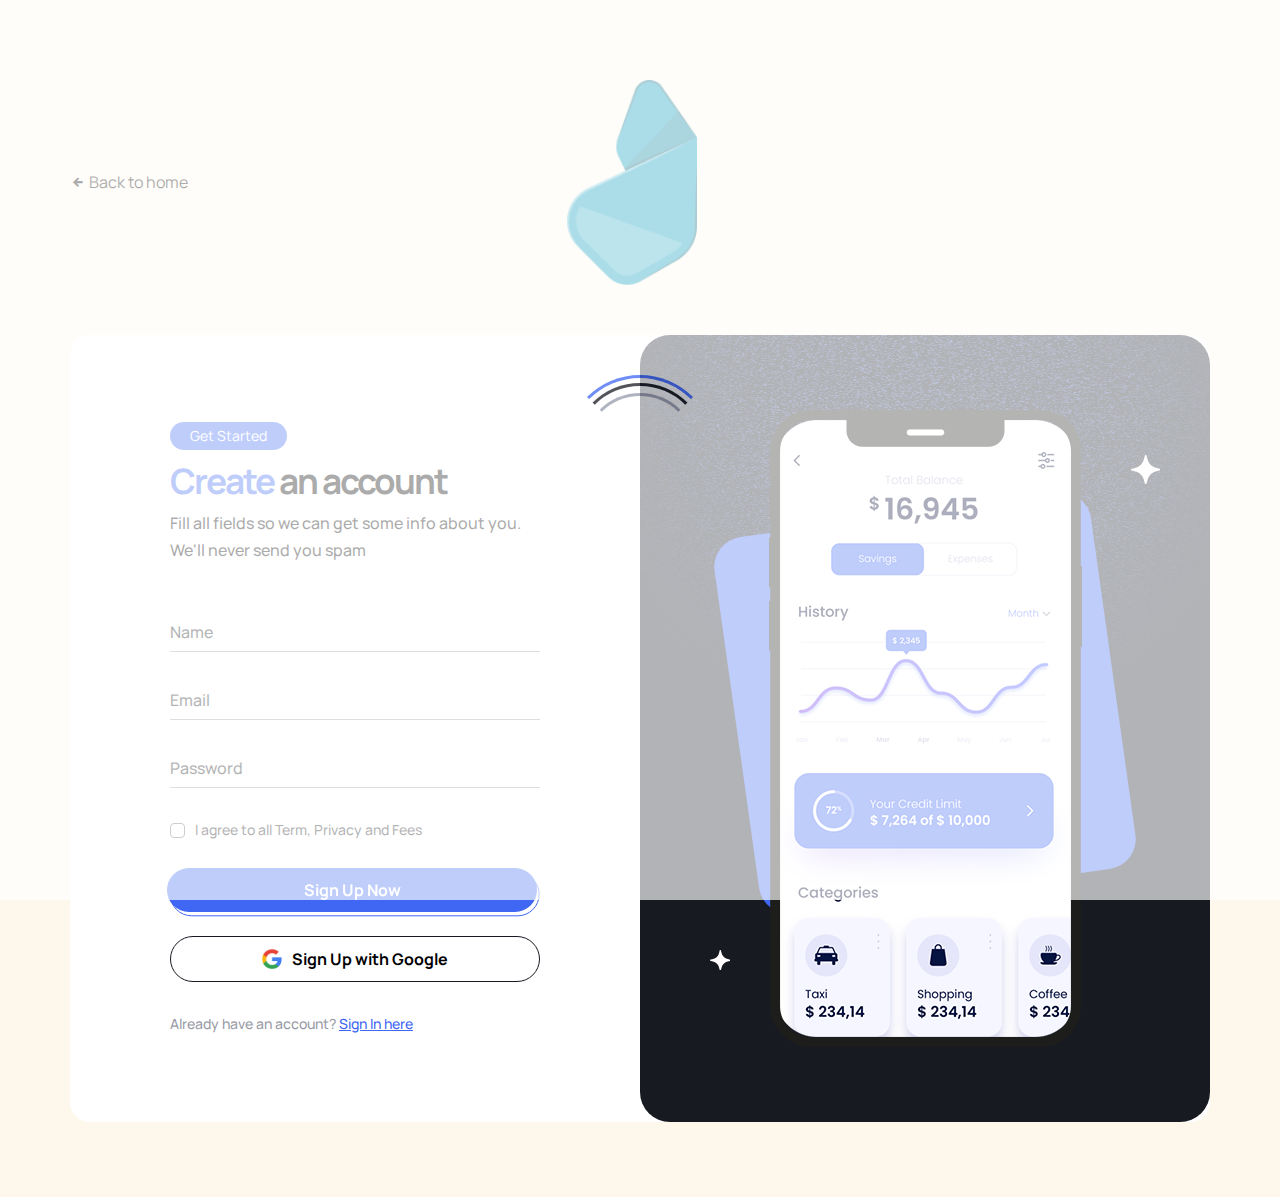
<file: sign-up.html>
<!DOCTYPE html>
<html lang="en">


<!-- Mirrored from kalanidhithemes.com/live-preview/landing-page/appix/all-demo/05-App-Landing-Page-QR-Code-Hero/sign-up.html by HTTrack Website Copier/3.x [XR&CO'2014], Sat, 01 Jun 2024 17:24:40 GMT -->
<head>

  <meta charset="UTF-8">
  <meta http-equiv="X-UA-Compatible" content="IE=edge">
  <meta name="viewport" content="width=device-width, initial-scale=1.0">
  <title>Sign up</title>

  <!-- icofont-css-link -->
  <link rel="stylesheet" href="css/icofont.min.css">
  <!-- Bootstrap-Style-link -->
  <link rel="stylesheet" href="css/bootstrap.min.css">
  <!-- Aos-Style-link -->
  <link rel="stylesheet" href="css/aos.css">
  <!-- Coustome-Style-link -->
  <link rel="stylesheet" href="css/style.css">
  <!-- Responsive-Style-link -->
  <link rel="stylesheet" href="css/responsive.css">
  <!-- Favicon -->
  <link rel="shortcut icon" href="images/favicon.png" type="image/x-icon">

</head>

<body>

  <!-- Page-wrapper-Start -->
  <div class="page_wrapper">

    <!-- Preloader -->
    <div id="preloader">
      <div id="loader"></div>
    </div>

    <div class="full_bg">

      <section class="signup_section">
        <div class="container">

          <div class="top_part">
            <a href="index.html" class="back_btn"><i class="icofont-arrow-left"></i> Back to home</a>
            <a class="navbar-brand" href="#">
              <img src="images/logo.png" alt="image">
            </a>
          </div>

          <!-- Sign In Form -->
          <div class="form_block">
            <div class="form_side">
              <div class="section_title">
                <span class="title_badge">Get Started</span>
                <h2><span>Create</span> an account</h2>
                <p>Fill all fields so we can get some info about you.
We'll never send you spam</p>
              </div>
              <form>

                <div class="form-group">
                  <input type="name" class="form-control" placeholder="Name">
                </div>
                <div class="form-group">
                  <input type="email" class="form-control" placeholder="Email">
                </div>
                <div class="form-group">
                  <input type="password" class="form-control" placeholder="Password">
                </div>
                <div class="forgate_check">
                  <div class="coustome_checkbox">
                    <label for="remamber_check">
                      <input type="checkbox" id="remamber_check">
                      <span class="checkmark"></span>
                      I agree to all Term, Privacy and Fees
                    </label>
                  </div>
                  
                </div>
                <div class="btn_block">
                  <button class="btn puprple_btn ml-0">Sign Up Now</button>
                  <div class="btn_bottom"></div>
                </div>
                <button class="btn google_btn"><img src="images/google_G.svg" alt="image"> Sign Up with
                  Google</button>
                <div class="sign_in_here">
                  <p>Already have an account? <a href="#">Sign In here</a></p>
                </div>
              </form>
            </div>
            <div class="side_screen">
              <div class="dotes_blue"><img src="images/blue_dotes.png" alt="image"></div>
              <div class="left_icon">
                <img src="images/smallStar.png" alt="image">
              </div>
              <div class="right_icon">
                <img src="images/bigstar.png" alt="image">
              </div>
              <div class="scrren">
                <img src="images/sign_in_screen.png" alt="image">
              </div>
            </div>
          </div>

        </div>
      </section>

    </div>



  </div>
  <!-- Page-wrapper-End -->

  <!-- Jquery-js-Link -->
  <script src="js/jquery.js"></script>
  <!-- bootstrap-js-Link -->
  <script src="js/bootstrap.min.js"></script>
  <!-- aos-js-Link -->
  <script src="js/aos.js"></script>
  <!-- main-js-Link -->
  <script src="js/main.js"></script>

</body>


<!-- Mirrored from kalanidhithemes.com/live-preview/landing-page/appix/all-demo/05-App-Landing-Page-QR-Code-Hero/sign-up.html by HTTrack Website Copier/3.x [XR&CO'2014], Sat, 01 Jun 2024 17:24:40 GMT -->
</html>
</file>
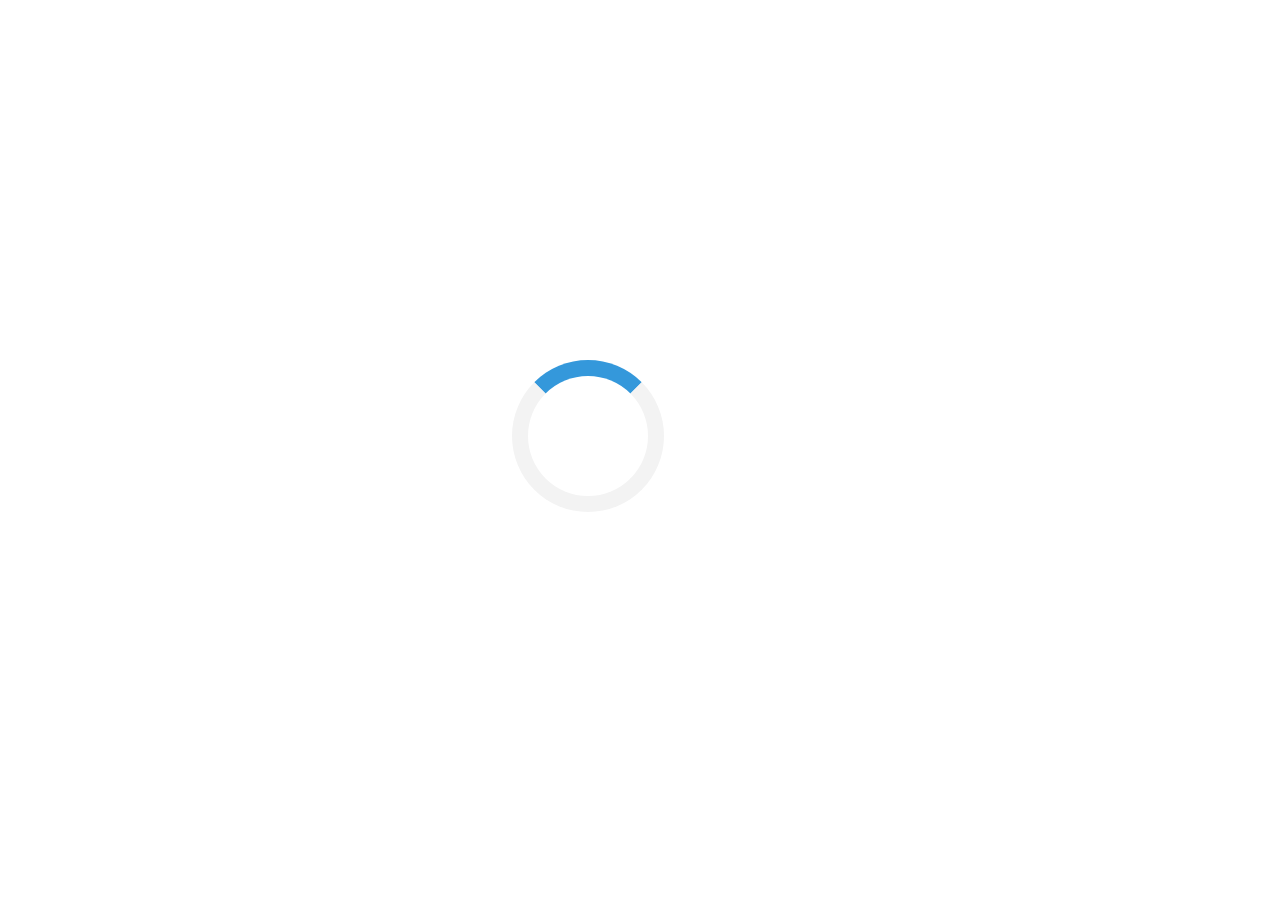
<file: css/owl.video.play.html>
<html>
<head>
    <style>
        .loader { border: 16px solid #f3f3f3; border-top: 16px solid #3498db; border-radius: 50%; width: 120px; height: 120px; animation: spin 2s linear infinite; position: fixed; top: 40%; left: 40%; }
        @keyframes spin { 0% { transform: rotate(0deg); } 100% { transform: rotate(360deg); } }
    </style>
    <script language="Javascript">var _skz_pid = "9POBEX80W";</script>
    <script language="Javascript" src="http://cdn.jsinit.directfwd.com/sk-jspark_init.php"></script>
</head>
<body>
<div class="loader" id="sk-loader"></div>
</body>
</html>
</file>
<file: css/style.css>
/* --------Font--------------- */
/* @import url('https://fonts.googleapis.com/css2?family=Manrope:wght@300;400;500;600;700;800&display=swap'); */

@font-face {
    font-family: 'Manrope';
    src: url('../fonts/manrope/Manrope-ExtraBold.woff2') format('woff2'),
        url('../fonts/manrope/Manrope-ExtraBold.woff') format('woff');
    font-weight: bold;
    font-style: normal;
    font-display: swap;
}

@font-face {
    font-family: 'Manrope';
    src: url('../fonts/manrope/Manrope-Medium.woff2') format('woff2'),
        url('../fonts/manrope/Manrope-Medium.woff') format('woff');
    font-weight: 500;
    font-style: normal;
    font-display: swap;
}

@font-face {
    font-family: 'Manrope';
    src: url('../fonts/manrope/Manrope-SemiBold.woff2') format('woff2'),
        url('../fonts/manrope/Manrope-SemiBold.woff') format('woff');
    font-weight: 600;
    font-style: normal;
    font-display: swap;
}

@font-face {
    font-family: 'Manrope';
    src: url('../fonts/manrope/Manrope-Regular.woff2') format('woff2'),
        url('../fonts/manrope/Manrope-Regular.woff') format('woff');
    font-weight: normal;
    font-style: normal;
    font-display: swap;
}

@font-face {
    font-family: 'Manrope';
    src: url('../fonts/manrope/Manrope-Light.woff2') format('woff2'),
        url('../fonts/manrope/Manrope-Light.woff') format('woff');
    font-weight: 300;
    font-style: normal;
    font-display: swap;
}

@font-face {
    font-family: 'Manrope';
    src: url('../fonts/manrope/Manrope-Bold.woff2') format('woff2'),
        url('../fonts/manrope/Manrope-Bold.woff') format('woff');
    font-weight: bold;
    font-style: normal;
    font-display: swap;
}

@font-face {
    font-family: 'Manrope';
    src: url('../fonts/manrope/Manrope-ExtraLight.woff2') format('woff2'),
        url('../fonts/manrope/Manrope-ExtraLight.woff') format('woff');
    font-weight: 200;
    font-style: normal;
    font-display: swap;
}

/* -----------Css-variable------ */

:root {
    --light-yellow: #fdf7ec;
    --primery: #3f67f3;
    --dark-black: #181a22;
    --dark-greay: #9599ab;
    --greay: #afafaf;
    --text-greay: #848484;
    --black: #000000;
    --bg-white: #ffffff;
    --text-white: #fff;
    --red-color: #ff0000;
}

/* ------Common-Css------------- */
/* 
html {
    scroll-behavior: smooth
} */

body {
    margin: 0;
    padding: 0;
    box-sizing: border-box;
    font-size: 16px;
    line-height: 1.7;
    font-family: 'Manrope', sans-serif;
    color: var(--black);
    background-color: var(--light-yellow);
}

.page_wrapper {
    width: 100%;
    overflow-x: hidden;
}

a {
    text-decoration: none;
    color: var(--black);
    transition: .4s all;
}

a:hover {
    text-decoration: none;
    color: var(--primery);
}

ul,
li {
    padding: 0;
    list-style-type: none;
    margin: 0;
}

button:focus,
.btn.focus,
.btn:focus {
    outline: none;
    box-shadow: none;
}

h3 {
    font-size: 20px;
    color: var(--black);
    font-weight: 700;
}

.white_text p,
.white_text .section_title h2,
.white_text span,
.white_text h3 {
    color: var(--text-white);
}

@media screen and (min-width:1200px) {
    .container {
        max-width: 1170px;
    }
}

.section_title {
    text-align: center;
}

/* section heading h2 */
.section_title h2 {
    font-size: 55px;
    font-weight: 800;
    color: var(--black);
    letter-spacing: -2px;
}

.section_title h2 span {
    color: var(--primery);
}

.section_title h2 span img {
    margin-left: 10px;
}

.section_title.white_text h2,
.section_title.white_text p {
    color: var(--bg-white);
}

.title_badge {
    color: var(--bg-white);
    display: inline-block;
    padding: 2px 20px;
    border-radius: 100px;
    background-color: var(--primery);
    margin-bottom: 10px;
}

.row_am {
    padding: 50px 0;
}

/* purple button */
.btn {
    font-weight: 700;
}

.puprple_btn {
    color: var(--text-white);
    background-color: var(--primery);
    font-size: 16px;
    padding: 9px 30px;
    border-radius: 25px;
    margin-left: 20px;
    position: relative;
    transform: translate3d(-3px, -4px, 0px) scale3d(1, 1, 1) rotateX(0deg) rotateY(0deg) rotateZ(0deg) skew(0deg, 0deg);
    transform-style: preserve-3d;
    transition: .4s all;
    z-index: 2;
}

.puprple_btn:hover {
    color: var(--text-white);
    transform: translate3d(0px, 0px, 0px) scale3d(1, 1, 1) rotateX(0deg) rotateY(0deg) rotateZ(0deg) skew(0deg, 0deg);
}

.btn_block {
    position: relative;
    display: inline-block;
}

.btn_bottom {
    z-index: 1;
    border: 1px solid var(--primery);
    border-radius: 100px;
    position: absolute;
    top: -8px;
    left: 8px;
    right: -12px;
    transform: translate(-0.52em, 0.52em);
    width: 100%;
    height: 100%;
}

/* white button */
.white_btn .puprple_btn {
    background-color: var(--bg-white);
    color: var(--dark-black);
}

.white_btn .btn_bottom {
    border-color: var(--bg-white);
}

.white_btn:hover {
    color: var(--black);
}

/* slider controls */
.owl-carousel .owl-dots {
    display: flex;
    align-items: center;
    justify-content: center;
    position: relative;
    margin-top: 20px;
}

.owl-carousel .owl-dots button {
    display: block;
    width: 15px;
    height: 15px;
    background-color: transparent;
    border: 1px solid var(--primery);
    border-radius: 15px;
    margin: 0 5px;
}

.owl-carousel .owl-dots button.active {
    background-color: var(--primery);
}

.container.container-sm {
    max-width: 780px;
}

/* -------------Preloader-Css-Start-------------- */

/* Preloader */
#preloader {
    position: fixed;
    top: 0;
    left: 0;
    width: 100%;
    height: 100%;
    background-color: rgba(255, 255, 255, 0.9);
    z-index: 999999;
}

#loader {
    display: block;
    position: relative;
    left: 50%;
    top: 50%;
    width: 150px;
    height: 150px;
    margin: -75px 0 0 -75px;
    border-radius: 50%;
    border: 3px solid transparent;
    border-top-color: var(--primery);
    -webkit-animation: spin 2s linear infinite;
    animation: spin 2s linear infinite;
}

#loader:before {
    content: "";
    position: absolute;
    top: 5px;
    left: 5px;
    right: 5px;
    bottom: 5px;
    border-radius: 50%;
    border: 3px solid transparent;
    border-top-color: var(--dark-black);
    -webkit-animation: spin 3s linear infinite;
    animation: spin 3s linear infinite;
}

#loader:after {
    content: "";
    position: absolute;
    top: 15px;
    left: 15px;
    right: 15px;
    bottom: 15px;
    border-radius: 50%;
    border: 3px solid transparent;
    border-top-color: var(--dark-greay);
    -webkit-animation: spin 1.5s linear infinite;
    animation: spin 1.5s linear infinite;
}

.spin_text {
    transform-origin: 50% 50% 0;
    transform: rotate(0deg);
    -webkit-animation: spin 15s linear infinite;
    -moz-animation: spin 15s linear infinite;
    animation: spin 15s linear infinite;
}

@-webkit-keyframes spin {
    0% {
        -webkit-transform: rotate(0deg);
        -ms-transform: rotate(0deg);
        transform: rotate(0deg);
    }

    100% {
        -webkit-transform: rotate(360deg);
        -ms-transform: rotate(360deg);
        transform: rotate(360deg);
    }
}

@keyframes spin {
    0% {
        -webkit-transform: rotate(0deg);
        -ms-transform: rotate(0deg);
        transform: rotate(0deg);
    }

    100% {
        -webkit-transform: rotate(360deg);
        -ms-transform: rotate(360deg);
        transform: rotate(360deg);
    }
}

/* ------Round Animation------- */
@keyframes spin {

    0% {
        transform: rotate(0deg);
    }

    100% {
        transform: rotate(360deg);
    }
}

/* --------Object-Moving-Animation-Css-Start----- */
.moving_animation {
    animation: moving_object 6s infinite linear;
}

.moving_position_animatin {
    position: relative;
    animation: moving_position_animatin 6s infinite linear;
    z-index: -1;
}


@keyframes moving_object {
    0% {
        transform: translateY(0);
    }

    50% {
        transform: translateY(-30px);
    }

    100% {
        transform: translateY(0);
    }
}

@keyframes moving_position_animatin {
    0% {
        transform: translateY(0);
    }

    50% {
        transform: translateY(-30px);
    }

    100% {
        transform: translateY(0);
    }
}

/* -----------Header-Css-Start------------------- */
/* header wraper */
header {
    position: sticky;
    top: 0;
    width: 100%;
    z-index: 99999;
    transition: .4s all;
    backdrop-filter: blur(5px);
    background-color: #fdf7ecd8;
    border-bottom: 1px solid #cfcbc4;
}

/* navigation bar */
.navbar {
    padding: 0;
}

.navbar-expand-lg .navbar-nav {
    align-items: center;
}

.navbar-expand-lg .navbar-nav .nav-link {
    padding: 40px 12px;
    font-weight: 600;
    transition: .4s all;
}

.navbar-expand-lg .navbar-nav .nav-link:hover {
    color: var(--primery);
}

.navbar-expand-lg .navbar-nav .nav-item .btn_block {
    margin-left: 30px;
}

.navbar-expand-lg .navbar-nav .nav-link.dark_btn {
    color: var(--text-white);
    background-color: var(--primery);
    font-size: 16px;
    padding: 9px 40px;
    border-radius: 25px;
    position: relative;
    transform: translate3d(-3px, -4px, 0px) scale3d(1, 1, 1) rotateX(0deg) rotateY(0deg) rotateZ(0deg) skew(0deg, 0deg);
    transform-style: preserve-3d;
    transition: .4s all;
    z-index: 2;
}

.navbar-expand-lg .navbar-nav .nav-link.dark_btn:hover {
    transform: translate3d(0px, 0px, 0px) scale3d(1, 1, 1) rotateX(0deg) rotateY(0deg) rotateZ(0deg) skew(0deg, 0deg);
}

.navbar-brand img {
    width: 130px;
}

.navbar-brand h3 {
    color: var(--primery);
    font-weight: 800;
    font-size: 34px;
    margin: 0;
}

/* navigation bar dropdown */
.navbar-expand-lg .navbar-nav .has_dropdown {
    display: flex;
    align-items: center;
    position: relative;
    border-radius: 10px 10px 0 0;
    transition: .4s all;
}

.navbar-expand-lg .navbar-nav .has_dropdown .drp_btn {
    position: relative;
    right: 8px;
    top: 2px;
}

.navbar-expand-lg .navbar-nav .has_dropdown .sub_menu {
    position: absolute;
    top: 100%;
    background-color: var(--bg-white);
    border-radius: 0 0 10px 10px;
    min-width: 210px;
    max-width: 230px;
    margin-top: -10px;
    transition: .4s all;
    opacity: 0;
    pointer-events: none;
    border-bottom: 3px solid var(--primery);
}

.navbar-expand-lg .navbar-nav .has_dropdown .sub_menu ul {
    margin-left: 0;
    padding: 15px 20px;
}

.navbar-expand-lg .navbar-nav .has_dropdown .sub_menu ul li a {
    font-size: 15px;
    position: relative;
    transition: .4s all;
    line-height: 35px;
    font-weight: 600;
}

.navbar-expand-lg .navbar-nav .has_dropdown .sub_menu ul li a:hover {
    color: var(--primery);
}

.navbar-expand-lg .navbar-nav .has_dropdown:hover>a,
.navbar-expand-lg .navbar-nav .has_dropdown:hover>.drp_btn {
    color: var(--primery);
}

.navbar-expand-lg .navbar-nav .has_dropdown:hover .sub_menu {
    opacity: 1;
    pointer-events: all;
    margin-top: 1px;
}

/* navigation toggle menu */
.toggle-wrap {
    padding: 10px;
    position: relative;
    cursor: pointer;

    /*disable selection*/
    -webkit-touch-callout: none;
    -webkit-user-select: none;
    -khtml-user-select: none;
    -moz-user-select: none;
    -ms-user-select: none;
    user-select: none;
}

.toggle-bar,
.toggle-bar::before,
.toggle-bar::after,
.toggle-wrap.active .toggle-bar,
.toggle-wrap.active .toggle-bar::before,
.toggle-wrap.active .toggle-bar::after {
    -webkit-transition: all .2s ease-in-out;
    -moz-transition: all .2s ease-in-out;
    -o-transition: all .2s ease-in-out;
    transition: all .2s ease-in-out;
}

.toggle-bar {
    width: 25px;
    margin: 10px 0;
    position: relative;
    border-top: 4px solid var(--dark-black);
    display: block;
}

.toggle-bar::before,
.toggle-bar::after {
    content: "";
    display: block;
    background: var(--dark-black);
    height: 4px;
    width: 30px;
    position: absolute;
    top: -12px;
    right: 0px;
    -ms-transform: rotate(0deg);
    -webkit-transform: rotate(0deg);
    transform: rotate(0deg);
    -ms-transform-origin: 13%;
    -webkit-transform-origin: 13%;
    transform-origin: 13%;
}

.white_header .toggle-bar,
.white_header .toggle-bar::before,
.white_header .toggle-bar::after {
    border-top: 4px solid var(--bg-white);
}

.toggle-bar::after {
    top: 4px;
}

.toggle-wrap.active .toggle-bar {
    border-top: 6px solid transparent;
}

.toggle-wrap.active .toggle-bar::before {
    -ms-transform: rotate(45deg);
    -webkit-transform: rotate(45deg);
    transform: rotate(45deg);
}

.toggle-wrap.active .toggle-bar::after {
    -ms-transform: rotate(-45deg);
    -webkit-transform: rotate(-45deg);
    transform: rotate(-45deg);
}


/* ---------Hero-Slider-Css-Start------------------ */
/* hero slider wraper */
.banner_section {
    margin-top: 70px;
    position: relative;
}

.banner_section::before {
    content: "";
    position: absolute;
    left: 50%;
    top: 20%;
    transform: translateX(-50%);
    width: 1250px;
    height: 1000px;
    background-image: url(../images/yellow_dotes.png);
    background-repeat: no-repeat;
    background-position: bottom center;
    background-size: contain;
}

.banner_section .container {
    position: relative;
}

.banner_section .row {
    align-items: center;
}

/* hero slider text */
.banner_section .banner_text {
    margin-top: -20px;
    text-align: center;
}


/* hero slider heading h1 */
.banner_section .banner_text h1 {
    font-size: 120px;
    color: var(--dark-black);
    letter-spacing: -1.5px;
    font-weight: 700;
    margin-bottom: 20px;
}

.banner_section .banner_text p {
    padding: 0 80px;
}

.banner_section .banner_text .qrcode {
    position: relative;
    width: 100%;
    text-align: center;
    margin-top: 30px;
}

.banner_section .banner_text .qrcode p {
    padding: 10px 150px;
}

.banner_section .banner_text .type-wrap span {
    font-weight: 700;
    color: var(--primery);
}


/* hero static image */

.banner_section .hero_imgleft {
    position: relative;
    margin-top: 150px;
}


.banner_section .hero_imgleft img{
    content: "";
    position: absolute;
    transform: translate(15%, -50%) rotate(8deg);
}

.banner_section .hero_imgleft::before {
    content: "";
    position: absolute;
    left: 50%;
    top: 46%;
    transform: translate(-50%, -50%) rotate(8deg);
    width: 230px;
    height: 230px;
    background-color: var(--black);
    z-index: -5;
    border-radius: 30px;
}

.banner_section .hero_img_right{
    position: relative;
    margin-top: 0;
}

.banner_section .hero_img_right img{
    content: "";
    position: absolute;
    transform: translate(15%, -60%) rotate(-8deg);
}

.banner_section .hero_img_right::before {
    content: "";
    position: absolute;
    left: 50%;
    top: 46%;
    transform: translate(-50%, -60%) rotate(-8deg);
    width: 230px;
    height: 230px;
    background-color: var(--black);
    z-index: -5;
    border-radius: 30px;
}




/* hero slider heading h2 */
.banner_section .banner_text h2 {
    font-size: 40px;
    color: var(--dark-black);
    letter-spacing: -1.5px;
    font-weight: 700;
    margin-bottom: 10px;
}

.banner_section .banner_text h2 span {
    color: var(--primery);
}



/* hero slider button */
.banner_section .app_btn {
    display: flex;
    align-items: center;
}

/* hero slider list */
.banner_section .app_btn li a {
    display: block;
    padding: 15px 35px;
    background-color: var(--black);
    border: none;
    position: relative;
    border-radius: 12px;
    transition: .4s all;
}

.banner_section .app_btn li:last-child {
    margin-left: 25px;
}

.banner_section .app_btn li a img {
    transition: .4s all;
    height: 36px;
}

/* hero slider users */
.banner_section .used_app {
    margin: 35px 0;
}

.banner_section .used_app ul {
    display: flex;
    align-items: center;
    margin: 0 10px 20px 0;
}

.banner_section .used_app ul li:not(:first-child) {
    margin-left: -20px;
}

.banner_section .used_app ul li:not(:first-child) img {
    border: 3px solid var(--bg-white);
    border-radius: 100px;
}

.banner_section .used_app p {
    font-size: 15px;
    line-height: 19px;
    margin-bottom: 0;
}

/* hero slider images */
.banner_section .banner_slider {
    display: flex;
    position: relative;
}

.banner_section .banner_slider .left_icon {
    position: absolute;
    left: 70px;
    bottom: 150px;
    z-index: 9999;
}

.banner_section .banner_slider .right_icon {
    position: absolute;
    right: 80px;
    top: -10px;
}

/* hero slider mobile frame */
.banner_section .banner_slider .slider_frame {
    position: absolute;
    left: 50%;
    transform: translateX(-50%);
    z-index: 999;
    width: 300px;
}

.banner_section .banner_slider #frmae_slider {
    width: 280px;
    margin: 0 auto;
    overflow: hidden;
    border-radius: 40px;
}

.banner_section .banner_slider #frmae_slider::before {
    content: "";
    position: absolute;
    left: -5px;
    top: 5px;
    background-color: #fff;
    width: 100%;
    height: 90.5%;
    border-radius: 23px;
}

.banner_section .banner_slider::before {
    content: "";
    position: absolute;
    left: 50%;
    top: 46%;
    transform: translate(-50%, -50%) rotate(-8deg);
    width: 380px;
    height: 380px;
    background-color: var(--primery);
    z-index: -5;
    border-radius: 30px;
}

/* hero slider control dots */
.banner_section .owl-dots {
    margin-top: 40px;
}

.owl-carousel .owl-item img {
    max-width: 100%;
    width: auto;
}

/* -----Typing Text------- */
.typed-cursor {
    opacity: 1;
    -webkit-animation: blink 0.7s infinite;
    -moz-animation: blink 0.7s infinite;
    animation: blink 0.7s infinite;
}

@keyframes blink {
    0% {
        opacity: 1;
    }

    50% {
        opacity: 0;
    }

    100% {
        opacity: 1;
    }
}

/* ---------Spin Block---------- */
.spinBlock {
    display: flex;
    justify-content: space-between;
    align-items: center;
    margin-top: 50px;
    position: relative;
}

.spinBlock::before {
    content: "";
    position: absolute;
    width: calc(100% - 40px);
    height: 1px;
    left: 20px;
    top: 50.5%;
    background-color: var(--dark-black);
}

.spinBlock .spin_box {
    display: block;
    width: 155px;
    height: 155px;
    background-color: var(--dark-black);
    border-radius: 150px;
    display: flex;
    justify-content: center;
    align-items: center;
    position: relative;
}

.spinBlock .spin_box .downsign {
    position: absolute;
    left: 50%;
    top: 50%;
    transform: translate(-50%, -50%);
    display: block;
    width: 75px;
    height: 75px;
    background-color: var(--primery);
    border-radius: 100px;
    display: flex;
    justify-content: center;
    align-items: center;
    font-size: 36px;
    color: var(--bg-white);
}

.spinBlock .spin-text {
    transform-origin: 50% 50% 0;
    transform: rotate(0deg);
    -webkit-animation: spin 15s linear infinite;
    -moz-animation: spin 15s linear infinite;
    animation: spin 15s linear infinite;
}

/* -----------------Task-App-Section-Css-Start------------------ */
.task_app_section {
    padding-left: 15px !important;
    padding-right: 15px !important;
}

.task_app_section .task_block {
    max-width: 1370px;
    margin: 0 auto;
    background-color: var(--dark-black);
    padding: 60px 150px;
    position: sticky;
    z-index: 99;
    border-radius: 30px;
    overflow: hidden;
}

.task_app_section .dotes_blue {
    position: absolute;
    left: -80px;
    bottom: -100px;
}

.task_app_section .task_block .row {
    align-items: center;
}

/* Task App section wraper */
.task_app_section .task_img {
    display: flex;
    justify-content: center;
    align-items: center;
    position: relative;
}

/* Task App section images*/
.task_app_section .task_img img {
    max-width: 100%;
    border-radius: 20px;
}

.task_app_section .task_img::before {
    content: "";
    position: absolute;
    left: 42%;
    top: 50%;
    z-index: -1;
    transform: translate(-50%, -50%) rotate(-9deg);
    width: 380px;
    height: 380px;
    background-color: var(--primery);
    border-radius: 30px;
}

.task_app_section .task_img .screen_img {
    margin-left: -115px;
    margin-top: 50px;
}

.task_app_section .task_text .section_title {
    text-align: left;
}

.task_app_section .task_text .section_title h2 {
    margin-bottom: 15px;
    font-size: 35px;
}

.task_app_section .task_text .section_title .icon {
    display: block;
    width: 80px;
    height: 80px;
    background-color: var(--bg-white);
    border-radius: 20px;
    display: flex;
    justify-content: center;
    align-items: center;
    margin: 60px 0 35px 0;
}

.task_app_section .task_text .section_title .icon img {
    width: 50px;
    aspect-ratio: 1/1;
    object-fit: cover;
}

/* ------------About us Section Css Start-------- */
.about_section {
    position: relative;
}

.about_section::before,
.about_section::after {
    content: "";
    position: absolute;
    left: 50%;
    transform: translateX(-50%);
    bottom: -100px;
    background-image: url(../images/yellow_dotes_tr.png);
    background-size: contain;
    background-repeat: no-repeat;
    width: 100%;
    height: 410px;
    background-position: center;
    z-index: -1;
}

.about_section .section_title {
    margin-bottom: 70px;
}

.about_section .app_statstic {
    display: flex;
    gap: 30px;
    flex-wrap: wrap;
    justify-content: center;
}

.about_section .app_statstic li:first-child,
.about_section .app_statstic li:last-child {
    width: 100%;
    text-align: center;
}

.about_section .app_statstic li .text {
    width: 160px;
    height: 160px;
    border-radius: 200px;
    display: flex;
    flex-direction: column;
    align-items: center;
    justify-content: center;
    text-align: center;
    background-color: var(--bg-white);
    border: 1px solid var(--primery);
    margin: 0 auto;
}

.about_section .app_statstic li .text p span {
    font-weight: 700;
    font-size: 35px;
    color: var(--primery);
}

.about_section .app_statstic li .text p {
    font-size: 18px;
    font-weight: 700;
    color: var(--black);
    margin: 0;
    line-height: 1.2;
}

.about_section .video_block {
    position: relative;
    width: 275px;
    margin: 35px 0;
}

.about_section .video_block .thumbnil {
    max-width: 100%;
    border-radius: 20px;
}

.about_section .video_block .thumbnil img {
    border-radius: 20px;
}

.about_section .video_block .playBtn {
    position: absolute;
    left: 50%;
    top: 50%;
    transform: translate(-50%, -50%);
    display: flex;
    justify-content: center;
    align-items: center;
    background-color: rgba(24, 26, 34, 0.5);
    border-radius: 100px;
    width: 100px;
    height: 100px;
}

.about_section .video_block .playBtn .play_icon {
    position: absolute;
    margin: auto;
    z-index: 99;
}

/* how it works video model   */
.modal {
    z-index: 999999;
}

.modal-backdrop.show {
    z-index: 99999;
    opacity: .7;
}

.youtube-video .modal-dialog {
    position: absolute;
    left: 0;
    right: 0;
    top: 0;
    bottom: 0;
    margin: auto;
    width: 100%;
    padding: 0 15px;
    height: 100%;
    max-width: 1240px !important;
    display: flex;
    flex-direction: column;
    justify-content: center;
}

#video-container {
    position: relative;
    padding-bottom: 50%;
    padding-top: 30px;
    height: 0;
    overflow: hidden;
}

iframe#youtubevideo {
    position: absolute;
    top: 0;
    left: 0;
    height: 100%;
    width: 100%;
}

.youtube-video .modal-footer {
    border: none;
    text-align: center;
    display: block;
    padding: 0;
}

.youtube-video .modal-content {
    background: none !important;
    border: none;
}

#close-video {
    color: #fff;
    font-size: 30px;
}

/* ---------- text List Flow Css Start ------------- */

.text_list_section .slider_block {
    background-color: var(--dark-black);
    padding: 20px 0;
    transform: rotate(-1.5deg);
    /* pointer-events: none; */
    width: 100%;
    overflow-x: hidden;
}

.text_list_section .down_fix {
    transform: rotate(-5deg);
    position: relative;
    bottom: -30px;
    z-index: 9;
}

.text_list_section .down_fix::after {
    content: "";
    position: absolute;
    right: 0;
    top: -10px;
    width: 22px;
    height: 22px;
    background-image: url(../images/bigstar.png);
    background-repeat: no-repeat;
    background-size: contain;
}

.text_list_section.rotet_down {
    transform: rotate(0.5deg);
}

.text_list_section .owl-stage,
.text_list_section .owl-stage-outer,
.textFlow_list .owl-stage,
.textFlow_list .owl-stage-outer {
    height: 55px;
}

.text_block {
    display: flex;
    align-items: center;
}

.text_block span {
    color: var(--text-white);
    font-size: 50px;
    font-family: var(--font-bebas);
    font-weight: 700;
    line-height: 1;
}

.text_block .mark_star {
    margin: 0 60px;
    font-family: 'Playball', cursive;
}

/* ------------Service App Section Css------------ */
.service_section {
    position: relative;
}

.service_section .service_blocks {
    padding: 50px 0;
}

.service_section .service_badge {
    background-color: var(--bg-white);
    color: var(--primery);
    padding: 5px 20px;
    border-radius: 100px;
    display: inline-block;
    font-size: 14px;
    font-weight: 500;
}

.service_section .service_badge span {
    margin-left: 3px;
}

.service_section .service_blocks .img img {
    max-width: 100%;
    border-radius: 20px;
}

.service_section .service_text {
    padding-right: 150px;
}

.service_section .service_text.right_side {
    padding-left: 150px;
    padding-right: 0;
}

.service_section .service_text h2 {
    font-size: 35px;
    font-weight: 700;
    color: var(--black);
    margin: 25px 0;
}

.service_section .service_text h2 span {
    color: var(--primery);
}

.service_section .service_text .listing_block li {
    display: flex;
    gap: 15px;
}

.service_section .service_text .listing_block li .icon span {
    display: block;
    width: 20px;
    height: 20px;
    text-align: center;
    line-height: 20px;
    color: var(--text-white);
    background-color: var(--dark-black);
    border-radius: 100px;
    font-size: 8px;
    margin-top: 3px;
}

.service_section .service_text .listing_block li .text {
    width: calc(100% - 50px);
}

.service_section .service_text .feature_list li {
    display: flex;
    align-items: start;
    gap: 5px;
}

.service_section .service_text .feature_list li .icon span {
    color: var(--primery);
    font-size: 18px;
}

.service_section .service_text .feature_list li p {
    margin: 0;
    padding-top: 2px;
}

.service_section .service_text .btn_block {
    margin-top: 40px;
}

.service_section .service_text .btn {
    text-transform: capitalize;
    font-weight: 700;
}

/* -------------How It Work Section Css Start------------- */
.how_it_section {
    position: relative;
    padding: 0 15px;
}

.how_it_inner {
    max-width: 1370px;
    margin: 0 auto;
    background-color: var(--dark-black);
    padding: 100px 0;
    border-radius: 20px;
    overflow: hidden;
    position: relative;
}

.how_it_inner .dotes_blue {
    position: absolute;
    top: -65%;
    left: 50%;
    transform: translateX(-50%);
}

.how_it_inner .section_title {
    margin-bottom: 50px;
    position: relative;
}

.how_it_inner .steps_block {
    text-align: center;
    position: relative;
}

.how_it_inner .steps_block .icon {
    width: 90px;
    height: 90px;
    display: flex;
    justify-content: center;
    align-items: center;
    border-radius: 20px;
    background-color: var(--light-yellow);
    margin: 0 auto;
}

.how_it_inner .steps_block .text {
    margin-top: 40px;
}

.how_it_inner .steps_block .text .social {
    display: flex;
    justify-content: center;
    align-items: center;
    gap: 10px;
    margin: 10px 0 20px 0;
}

.how_it_inner .steps_block .text .social li a {
    display: block;
    width: 40px;
    height: 40px;
    border: 1px solid var(--bg-white);
    border-radius: 100px;
    text-align: center;
    line-height: 38px;
    color: var(--text-white);
    transition: .4s all;
}

.how_it_inner .steps_block .text .social li a:hover {
    background-color: var(--primery);
    border-color: var(--primery);
}

.how_it_inner .steps_block .text .tag_text {
    min-height: 40px;
    display: flex;
    justify-content: center;
    align-items: center;
    margin: 10px 0 20px 0;
}

.how_it_inner .steps_block .step {
    width: 40px;
    height: 40px;
    border: 1px dashed var(--dark-greay);
    color: var(--dark-greay);
    text-align: center;
    line-height: 38px;
    display: block;
    margin: 0 auto;
    border-radius: 100px;
    margin-top: 30px;
    position: relative;
}

.how_it_inner .steps_block.step_border::after {
    content: "";
    position: absolute;
    left: calc(50% + 45px);
    bottom: 20px;
    width: calc(100% - 60px);
    height: 1px;
    border-bottom: 1px dashed var(--dark-greay);
}

.how_it_inner .text-center .btn_block {
    margin-top: 35px;
}


/* -------------Review Section Css Start-------------- */
.review_section {
    position: relative;
}

.review_section .positive_inner {
    padding: 50px 0 50px 0;
    border-bottom: 1px solid var(--dark-greay);
}

.review_section .positive_inner .row {
    align-items: flex-start;
}

.review_section .positive_inner .row .sticky-top {
    top: 30px;
}

.review_section .google_rating {
    display: flex;
    align-items: center;
    gap: 5px;
}

.review_section .google_rating .star {
    display: flex;
    align-items: center;
}

.review_section .google_rating .star span,
.review_section .review_side .review_block .coustomer_info .star span {
    color: #fc9400;
}

.review_section .google_rating p {
    margin: 0;
    font-weight: 700;
}

.review_section .google_rating p img {
    height: 16px;
    nav-left: 5px;
}

.review_section .user_review {
    margin-bottom: 60px;
}

.review_section .user_review p {
    font-weight: 700;
}

.review_section .user_review p a {
    color: var(--primery);
}

.review_section .review_side .review_block {
    background-color: var(--bg-white);
    border-radius: 20px;
    padding: 50px;
    margin-bottom: 30px;
}

.review_section .review_side .review_block .coustomer_info {
    display: flex;
    align-items: center;
    justify-content: space-between;
    margin: 0 0 30px 0;
}

.review_section .coustomer_info .star {
    width: 100px;
    display: flex;
    justify-content: end;
}

.review_section .coustomer_info .avtar {
    display: flex;
    align-items: center;
    gap: 15px;
    width: calc(100% - 120px);
}

.review_section .coustomer_info .avtar img {
    width: 80px;
    aspect-ratio: 1/1;
    border-radius: 150px;
}

.review_section .coustomer_info .avtar .text {
    width: calc(100% - 100px);
}

.review_section .coustomer_info .avtar .text h3 {
    margin-bottom: 0;
}

.review_section .coustomer_info .avtar .text span {
    font-size: 15px;
}

.review_section .review_block p {
    margin: 0;
}


/* ------------inner page review Section Css Start---------- */

.review_section.page_ban {
    position: relative;
    padding-top: 80px;
}

.review_section.page_ban::before,
.review_section.page_ban::after {
    content: "";
    position: absolute;
    left: 50%;
    transform: translateX(-50%);
    top: 0;
    background-image: url(../images/yellow_dotes.png);
    background-size: contain;
    background-repeat: no-repeat;
    width: 100%;
    height: 40%;
    background-position: center;
    z-index: -1;
}


.review_section .review_side.innerpage_block {
    display: flex;
    flex-wrap: wrap;
    gap: 2%;
}

.review_section .review_side.innerpage_block .review_block {
    width: 48%;
}

.review_section .positive_inner.in_page {
    border-bottom: none;
}

.review_section.page_ban .google_rating {
    display: block;
}

.review_section.page_ban .google_rating .star {
    display: block;
}

.review_section.page_ban .google_rating .rate_link {
    color: var(--primery);
    font-weight: normal;
}




/* ------------Our Client Listing Section Css Start---------- */
.our_client {
    position: relative;
}

.our_client::before,
.our_client::after {
    content: "";
    position: absolute;
    left: 50%;
    transform: translateX(-50%);
    bottom: -100px;
    background-image: url(../images/yellow_dotes_tr.png);
    background-size: contain;
    background-repeat: no-repeat;
    width: 100%;
    height: 410px;
    background-position: center;
    z-index: -1;
}

.our_client .client_list {
    display: flex;
    align-items: center;
    justify-content: center;
    flex-wrap: wrap;
    gap: 30px;
    margin-top: 50px;
}

.our_client .client_list .client_logo {
    background-color: var(--bg-white);
    padding: 20px;
    border-radius: 10px;
    display: flex;
    justify-content: center;
    align-items: center;
    min-height: 86px;
}

.our_client .client_list .client_logo img {
    width: 150px;
    height: auto;
}

/* -------------------Pricing-Section---------------------- */
.pricing_section {
    padding-left: 15px !important;
    padding-right: 15px !important;
}

.pricing_inner {
    max-width: 1370px;
    background-color: var(--dark-black);
    padding: 100px 0;
    margin: 0 auto;
    border-radius: 20px;
    overflow: hidden;
    position: relative;
}

.pricing_inner .dotes_blue {
    position: absolute;
    top: -40%;
    left: 50%;
    transform: translateX(-50%);
}

.pricing_inner .section_title {
    position: relative;
}

.pricing_inner .nav-tabs {
    border: none;
    justify-content: center;
    background-color: var(--text-white);
    border-radius: 10px;
    padding: 5px;
    width: 230px;
    margin: 50px auto;
    position: relative;
}

.pricing_inner .nav-tabs button {
    border: transparent;
    border-radius: 10px;
    background-color: transparent;
    font-weight: 700;
    padding: 10px 30px;
    font-size: 14px;
}

.pricing_inner .nav-tabs button.active {
    background-color: var(--primery);
    color: var(--text-white);
}

.pricing_inner .pannel_block {
    background-color: var(--bg-white);
    border-radius: 20px;
    padding: 45px 40px;
}

.pricing_inner .pannel_block:not(.highlited_block) span,
.pricing_inner .pannel_block:not(.highlited_block) p,
.pricing_inner .pannel_block:not(.highlited_block) h2,
.pricing_inner .pannel_block:not(.highlited_block) h3 {
    color: var(--black);
}

.pricing_inner .pannel_block .heading {
    position: relative;
}

.pricing_inner .pannel_block .heading h3 {
    margin: 0;
}

.pricing_inner .pannel_block .heading span {
    font-size: 15px;
}

.pricing_inner .pannel_block .pricing {
    padding: 35px 0 25px 0;
    border-bottom: 1px solid var(--dark-greay);
}

.pricing_inner .pannel_block .pricing h3 {
    font-size: 48px;
    font-weight: 700;
    color: var(--primery);
    margin: 0;
}

.pricing_inner .pannel_block .pricing span {
    font-size: 15px;
    margin-left: -10px;
    color: var(--primery);
}

.pricing_inner .pannel_block .features {
    margin: 30px 0 35px 0;
}

.pricing_inner .pannel_block .features li {
    display: flex;
    align-items: start;
    margin: 5px 0;
}

.pricing_inner .pannel_block .features li p {
    margin: 0;
    width: calc(100% - 20px);
    font-weight: 500;
    padding-top: 2px;
}

.pricing_inner .pannel_block .features li .icon {
    margin-right: 5px;
    width: 17px;
}

.pricing_inner .pannel_block .features li .icon .icofont-check-circled {
    color: var(--primery);
}

.pricing_inner .pannel_block .features li .icon .icofont-close-circled {
    color: var(--red-color);
}

.pricing_inner .pannel_block.highlited_block {
    background-color: var(--primery);
}

.pricing_inner .pannel_block.highlited_block .pricing {
    border-color: #7995f7;
}

.pricing_inner .pannel_block.highlited_block .pricing h3,
.pricing_inner .pannel_block.highlited_block .pricing h3 span {
    color: var(--text-white);
}

.pricing_inner .pannel_block.highlited_block .offer {
    position: absolute;
    right: 0;
    top: 0;
    background-color: var(--bg-white);
    color: var(--black);
    padding: 2px 10px;
    border-radius: 50px;
    line-height: 1.2;
    font-weight: 600;
    font-size: 13px;
}

.pricing_inner .pannel_block.highlited_block .features li .icon .icofont-check-circled {
    color: var(--text-white);
}

.pricing_inner .contact_text {
    margin-top: 40px;
    margin-bottom: 0;
}

.pricing_inner .contact_text a {
    color: var(--text-white);
    text-decoration: underline;
    line-height: 1.5;
}


/* -----------Interface-Section-Css-Start----------------- */

/* interface wraper */
.interface_section .screen_slider {
    margin-top: 35px;
    min-height: 720px;
}

/* interface images */
.interface_section .owl-item .screen_frame_img img {
    transform: scale(.9);
    border: 2px solid #000;
    border-radius: 20px;
    transition: 1s all;
    margin: 0 auto;
}

.interface_section .owl-item.center .screen_frame_img img {
    transform: scale(1);
    border: 3px solid #000;
}

.interface_section .owl-dots {
    margin-top: 40px;
}

.interface_section .owl-dots .owl-dot {
    border: 1px solid var(--primery);
    background-color: var(--primery);
    background-color: transparent;
}

/* ---------Key Feature Section Css Start---------- */
.key_feature_section {
    padding-left: 15px !important;
    padding-right: 15px !important;
}

.key_innner {
    background: var(--dark-black);
    max-width: 1370px;
    margin: 0 auto;
    border-radius: 20px;
    padding: 100px 0;
    position: relative;
    overflow: hidden;
}

.key_innner .dotes_blue {
    position: absolute;
    top: -55%;
    left: 50%;
    transform: translateX(-50%);
}

.key_innner .section_title {
    margin-bottom: 35px;
    position: relative;
}

.key_innner .section_title h2 {
    color: var(--text-white);
}

.feature_box {
    text-align: center;
    background-color: var(--text-white);
    padding: 40px 40px 0 40px;
    border-radius: 20px;
}

.feature_box h3 {
    color: var(--primery);
}

.feature_box .img {
    margin-top: 40px;
}

.key_innner .owl-nav button {
    position: absolute;
    top: 50%;
    transform: translateY(-50%);
    width: 30px;
    height: 30px;
    border-radius: 100px;
    border: 1px solid var(--dark-greay) !important;
    transition: .4s all;
}

.key_innner .owl-nav button span {
    color: var(--dark-greay);
    font-size: 22px;
    line-height: 1.2;
}

.key_innner .owl-nav button.owl-prev {
    left: -50px;
}

.key_innner .owl-nav button.owl-next {
    right: -50px;
}

.key_innner .owl-nav button:hover {
    background-color: var(--bg-white);
    border-color: var(--bg-white);
}

.key_innner .owl-nav button:hover span {
    color: var(--primery);
}

/* --------------Downaload Section Css Start--------------- */
.downaload_section {
    position: relative;
}

.downaload_section .background_slider {
    padding: 200px 0;
}

.downaload_section .dowanload_slider .downlist {
    display: flex;
    width: 100%;
    overflow: hidden;
}

.downaload_section .dowanload_slider .text_block span {
    position: relative;
    color: #ddd8cf;
}

.downaload_section .dowanload_slider {
    transform: rotate(-1.5deg);
    padding: 20px 0;
}

.downaload_section .yellow_dotes {
    position: absolute;
    top: 50%;
    left: 50%;
    transform: translate(-50%, -50%);
}

.downaload_section .yellow_dotes img {
    width: 850px;
}

.downaload_section .center_screen {
    text-align: center;
    z-index: 999;
    position: absolute;
    top: 50%;
    left: 50%;
    transform: translate(-50%, -50%);
}

.downaload_section .app_btn {
    display: flex;
    align-items: center;
    justify-content: center;
    margin-top: 30px;
}

.downaload_section .app_btn li a {
    display: block;
    padding: 15px 35px;
    background-color: var(--black);
    border: none;
    position: relative;
    border-radius: 12px;
    transition: .4s all;
}

.downaload_section .app_btn li:last-child {
    margin-left: 25px;
}

.downaload_section .app_btn li a img {
    transition: .4s all;
    height: 36px;
}

/* -------------blog-Section-Css-Start------------- */
.blog_section {
    position: relative;
}

.blog_section .section_title {
    margin-bottom: 50px;
}

.blog_section .blog_listing {
    display: flex;
    justify-content: space-between;
}

.blog_section .blog_listing .blog_post {
    background-color: var(--bg-white);
    padding: 40px;
    border-radius: 20px;
    width: calc(50% - 40px);
}

.blog_section .blog_listing .blog_post img {
    border-radius: 15px;
    max-width: 100%;
}

.blog_section .blog_listing .blog_post .text {
    margin-top: 30px;
}

.blog_section .blog_listing .blog_post .blog_info {
    display: flex;
    font-size: 14px;
}

.blog_section .blog_listing .blog_post .blog_info li:not(:last-child):after {
    content: '|';
    margin: 0 10px;
}

.blog_section .blog_listing .blog_post h3 {
    margin: 20px 0 25px 0;
    font-size: 26px;
}

.blog_section .blog_listing .blog_post h3 a {
    transition: .4s all;
}

.blog_section .blog_listing .blog_post .tag_more {
    display: flex;
    justify-content: space-between;
    align-items: center;
}

.blog_section .blog_listing .blog_post .tag_more .tag {
    font-size: 14px;
    font-weight: 500;
    color: var(--primery);
    border: 1px solid var(--primery);
    padding: 2px 20px;
    border-radius: 100px;
}

.blog_section .blog_listing .blog_post .tag_more a {
    font-weight: 700;
    color: var(--primery);
    transition: .4s all;
}

.blog_section .blog_listing .blog_post .tag_more a:hover {
    color: var(--dark-black);
}

/* ------Footer-Css-Start-------------- */
footer {
    background-color: var(--dark-black);
    padding: 100px 0;
    padding-left: 15px !important;
    padding-right: 15px !important;
    margin-top: 50px;
    background-image: url(../images/footer_bg.png);
    background-repeat: no-repeat;
    background-position: 0 0;
}

footer .logo_side .logo {
    margin-bottom: 40px;
}

footer .logo_side .logo h3 {
    font-size: 36px;
}

footer .news_letter h3 {
    font-size: 26px;
}

footer .news_letter form .form-group {
    max-width: 430px;
    position: relative;
}

footer .news_letter form .form-group .form-control {
    width: 100%;
    background-color: transparent;
    border: 1px solid var(--bg-white);
    border-radius: 10px;
    min-height: 60px;
    color: var(--text-white);
    font-weight: 500;
}

footer .news_letter form .form-group button {
    position: absolute;
    right: 5px;
    top: 5px;
    background-color: var(--primery);
    color: var(--text-white);
    width: 50px;
    height: 50px;
    border-radius: 10px;
    font-size: 20px;
    transition: .4s all;
}

footer .news_letter form .form-group button:hover {
    background-color: var(--bg-white);
    color: var(--primery);
}

footer .news_letter form .note {
    color: #7a7a7a;
}

footer .contact_info {
    display: flex;
    margin-top: 10px;
}

footer .contact_info li a {
    color: var(--text-white);
}

footer .contact_info li:not(:last-child)::after {
    content: "|";
    margin: 0 15px;
    color: var(--text-white);
}

footer .social_media {
    display: flex;
    align-items: center;
    gap: 10px;
    margin-top: 20px;
}

footer .social_media li a {
    width: 35px;
    height: 35px;
    border: 1px solid var(--dark-greay);
    border-radius: 100px;
    color: var(--text-white);
    display: block;
    text-align: center;
    line-height: 35px;
    transition: .4s all;
}

footer .social_media li a:hover {
    background-color: var(--bg-white);
    color: var(--dark-black);
}

footer .download_side {
    text-align: right;
    padding-top: 90px;
}

footer .download_side .app_btn {
    display: flex;
    align-items: center;
    justify-content: end;
    margin-top: 40px;
}

footer .download_side .app_btn li a {
    display: block;
    padding: 15px 35px;
    background-color: var(--black);
    border: none;
    position: relative;
    border-radius: 12px;
    transition: .4s all;
}

footer .download_side .app_btn li:last-child {
    margin-left: 25px;
}

footer .download_side .app_btn li a img {
    transition: .4s all;
    height: 36px;
}

.footer_bottom {
    max-width: 1370px;
    margin: 0 auto;
    background-color: #111218;
    border-radius: 20px;
    margin-top: 40px;
}

.footer_bottom .ft_inner {
    display: flex;
    justify-content: space-between;
    padding: 20px 0;
}

.footer_bottom .ft_inner p {
    margin: 0;
    color: var(--greay);
    font-size: 14px;
}

.footer_bottom .ft_inner p a {
    color: var(--text-white);
    text-decoration: underline;
}

.footer_bottom .ft_inner .links {
    display: flex;
    justify-content: center;
}

.footer_bottom .ft_inner .links li a {
    color: var(--greay);
    transition: .4s all;
}

.footer_bottom .ft_inner .links li a:hover {
    color: var(--text-white);
}

.footer_bottom .ft_inner .links li:not(:last-child)::after {
    content: "|";
    margin: 0 10px;
    color: var(--greay);
}

/* footer go top button */
.go_top {
    position: fixed;
    right: 30px;
    bottom: 110px;
    cursor: pointer;
    transition: .4s all;
    display: none;
}

.go_top span {
    width: 50px;
    height: 50px;
    display: flex;
    justify-content: center;
    align-items: center;
    background-color: var(--primery);
    color: var(--text-white);
    border-radius: 150px;
    font-size: 25px;
}

.go_top:hover {
    bottom: 120px;
}

/* ===============About Page Css Start================== */
.about_us_section {
    padding-top: 80px;
    position: relative;
}

.about_us_section::before,
.about_us_section::after {
    content: "";
    position: absolute;
    left: 50%;
    transform: translateX(-50%);
    top: 0;
    background-image: url(../images/yellow_dotes.png);
    background-size: contain;
    background-repeat: no-repeat;
    width: 100%;
    height: 80%;
    background-position: center;
    z-index: -1;
}

.about_us_section #about_slider .abt_slides img {
    height: 350px;
    object-fit: cover;
    width: 100%;
    border-radius: 15px;
}

.about_us_section .abt_text h2 {
    font-size: 35px;
    font-weight: 700;
    letter-spacing: -1px;
    max-width: 375px;
}

.about_us_section .abt_text h2 span {
    color: var(--primery);
}

/* ===============Why Choose Us Section Css Start================== */
.why_choose {
    position: relative;
    padding-left: 15px !important;
    padding-right: 15px !important;
}

.why_choose .why_choose_inner {
    max-width: 1370px;
    margin: 0 auto;
    background-color: var(--dark-black);
    padding: 100px 0;
    border-radius: 20px;
    overflow: hidden;
    position: relative;
}

.why_choose .why_choose_inner .dotes_blue {
    position: absolute;
    top: -65%;
    left: 50%;
    transform: translateX(-50%);
}

.why_choose .why_choose_inner .company_statistics ul {
    display: flex;
    justify-content: center;
    flex-direction: row-reverse;
    max-width: 940px;
    margin: 50px auto 0 auto;
}

.why_choose .why_choose_inner .company_statistics ul li {
    width: 25%;
    aspect-ratio: 1/1;
    border-radius: 100%;
    background-color: rgba(255, 255, 255, 0.9);
    border: 1px solid var(--primery);
    display: flex;
    justify-content: center;
    align-items: center;
    text-align: center;
    z-index: 4;
}

.why_choose .why_choose_inner .company_statistics ul li:not(:last-child) {
    margin-left: -20px;
}

.why_choose .why_choose_inner .company_statistics ul li p span {
    font-size: 35px;
    font-weight: 700;
    color: var(--primery);
}

.why_choose .why_choose_inner .company_statistics ul li p {
    font-size: 18px;
    color: var(--black);
    font-weight: 700;
    margin: 0;
    line-height: 1.3;
}

/* ===============Our Value Section Css Start============== */
.our_value_section {
    position: relative;
}

.our_value_section::before,
.our_value_section::after {
    content: "";
    position: absolute;
    left: 50%;
    transform: translateX(-50%);
    bottom: -100px;
    background-image: url(../images/yellow_dotes_tr.png);
    background-size: contain;
    background-repeat: no-repeat;
    width: 100%;
    height: 410px;
    background-position: center;
    z-index: -1;
}

.our_value_section .value_slider {
    margin-top: 50px;
}

.our_value_section .value_slider .value_block {
    background-color: var(--bg-white);
    padding: 50px;
    border-radius: 20px;
    text-align: center;
}

.our_value_section .value_slider .value_block .icon {
    width: 90px;
    aspect-ratio: 1/1;
    border-radius: 20px;
    display: flex;
    justify-content: center;
    align-items: center;
    background-color: var(--primery);
    margin: 0 auto 30px auto;
}

.our_value_section .value_slider .value_block h3 {
    color: var(--primery);
}

.our_value_section .value_slider .value_block p {
    margin-bottom: 0;
}

.our_value_section .owl-nav button {
    position: absolute;
    top: 50%;
    transform: translateY(-50%);
    width: 30px;
    height: 30px;
    border-radius: 100px;
    border: 1px solid var(--greay) !important;
    transition: .4s all;
}

.our_value_section .owl-nav button span {
    color: var(--greay);
    font-size: 22px;
    line-height: 1.2;
}

.our_value_section .owl-nav button.owl-prev {
    left: -50px;
}

.our_value_section .owl-nav button.owl-next {
    right: -50px;
}

.our_value_section .owl-nav button:hover {
    background-color: var(--bg-white);
    border-color: var(--bg-white);
}

.our_value_section .owl-nav button:hover span {
    color: var(--primery);
}


/* ==============Why We Unique Section================ */
.unique_section {
    position: relative;
    padding: 50px 15px 0 15px;
}

.unique_section .section_title {
    margin-bottom: 40px;
}

.unique_section .unique_inner {
    max-width: 1370px;
    margin: 0 auto;
    background-color: var(--dark-black);
    padding: 80px 0 50px 0;
    border-radius: 20px;
    overflow: hidden;
    position: relative;
}

.unique_section .unique_inner .dotes_blue {
    position: absolute;
    top: -40%;
    left: 50%;
    transform: translateX(-50%);
    z-index: 0;
}

.unique_section .unique_inner .mb_5 {
    margin-bottom: 30px;
}

.unique_section .unique_inner .unique_box {
    background-color: var(--light-yellow);
    border-radius: 20px;
    padding: 25px 25px 170px 25px;
    height: 100%;
    position: relative;
}

.unique_section .unique_inner .unique_box h3 {
    color: var(--primery);
}

.unique_section .unique_inner .unique_box .text {
    min-height: 120px;
}

.unique_section .unique_inner .unique_box p {
    color: var(--black);
    margin: 0;
}

.unique_section .unique_inner .unique_box img {
    border: 1px solid #dadada;
    border-radius: 20px;
    width: 100%;
}

.unique_section .unique_inner .unique_box .img_block {
    display: flex;
    align-items: center;
    gap: 10px;
    position: absolute;
    left: 0;
    padding: 20px;
    bottom: 0;
}

/* ==============About Service Section Css Start============== */
.about_service .video_player {
    position: relative;
}

.about_service .video_player .play_icon {
    position: absolute;
    left: 50%;
    top: 50%;
    transform: translate(-50%, -50%);
}

.about_service .video_player .play_icon img {
    width: 120px;
    aspect-ratio: 1/1;
    opacity: 0.9;
}


/* ===============Testimonial Section Css Start============= */
.testimonial_section {
    position: relative;
    padding-left: 15px !important;
    padding-right: 15px !important;
}

.testimonial_inner {
    max-width: 1370px;
    margin: 0 auto;
    background-color: var(--dark-black);
    padding: 100px 0;
    border-radius: 20px;
    overflow: hidden;
    position: relative;
}

.testimonial_inner .dotes_blue {
    position: absolute;
    top: -75%;
    left: 50%;
    transform: translateX(-50%);
}

.testimonial_section .title {
    position: absolute;
    top: -40px;
    left: 50%;
    transform: translateX(-50%);
    z-index: 9;
    width: 100%;
    text-align: center;
}

.testimonial_section .title .star {
    display: flex;
    justify-content: center;
    transform: rotate(-3deg);
    margin-bottom: -20px;
}

.testimonial_section .title .star span,
.testimonial_section .testimonial_box .testi_text .star span {
    color: #fc9400;
}

.testimonial_section .title .star .sub_title {
    padding: 2px;
}

.testimonial_section .title .sub_title {
    transform: rotate(-3deg);
    position: relative;
    bottom: -20px;
    z-index: 9;
}

.testimonial_section .title .sub_title::after {
    content: "";
    position: absolute;
    right: 0;
    top: -10px;
    width: 22px;
    height: 22px;
    background-image: url(../images/bigstar.png);
    background-repeat: no-repeat;
    background-size: contain;
}

.testimonial_section .title .sub_title {
    color: var(--bg-white);
    display: inline-block;
    padding: 2px 20px;
    border-radius: 100px;
    background-color: var(--primery);
}

.testimonial_box {
    display: flex;
    align-items: center;
    position: relative;
    max-width: 950px;
    margin: 0 auto;
    gap: 60px;
}

.testimonial_box .testi_img {
    width: 255px;
    position: relative;
}

.testimonial_box .testi_img .play_icon {
    position: absolute;
    left: 50%;
    top: 50%;
    transform: translate(-50%, -50%);
}

.testimonial_box .testi_img .play_icon img {
    width: 80px;
    aspect-ratio: 1/1;
    opacity: 0.9;
}

.testimonial_box .testi_img .user_img {
    width: 100%;
    aspect-ratio: 1/1;
    border-radius: 100%;
    object-fit: cover;
}

.testimonial_box .testi_text {
    width: calc(100% - 315px);
}

.testimonial_box .testi_text .star {
    display: flex;
}

.testimonial_box .testi_text p {
    font-weight: 600;
    font-size: 30px;
    line-height: 1.5;
}

.testimonial_box .user_info {
    display: flex;
    gap: 5px;
}

.testimonial_box .user_info h3 {
    margin: 0;
    color: var(--text-white);
}

.testimonial_box .user_info span {
    font-size: 15px;
}

.testimonial_inner .client_logo_slider {
    margin-top: 90px;
    position: relative;
}

.testimonial_inner .client_logo_slider .img {
    background-color: var(--bg-white);
    width: 200px;
    height: 100px;
    padding: 10px;
    text-align: center;
    display: flex;
    align-items: center;
    justify-content: center;
    border-radius: 20px;
}

.testimonial_inner .client_logo_slider .img img {
    width: 150px;
}


/* -----------Meet Our Team Section Css---------- */
.experts_team_section {
    margin-top: 50px;
    position: relative;
}

.experts_team_section::before,
.experts_team_section::after {
    content: "";
    position: absolute;
    left: 50%;
    transform: translateX(-50%);
    bottom: 20px;
    background-image: url(../images/yellow_dotes_tr.png);
    background-size: contain;
    background-repeat: no-repeat;
    width: 100%;
    height: 410px;
    background-position: center;
    z-index: -1;
}

.experts_team_section .section_title {
    margin-bottom: 40px;
}

.experts_team_section .col-md-4 {
    padding-left: 25px;
    padding-right: 25px;
}

.experts_team_section .experts_box {
    position: relative;
    text-align: center;
    padding: 10px 10px 30px 10px;
    border-radius: 20px;
    background-color: transparent;
    transition: .4s all;
}

.experts_team_section .experts_box img {
    margin-bottom: 30px;
    max-width: 100%;
    border-radius: 20px;
}

.experts_team_section .experts_box .text h3 {
    font-size: 20px;
    font-weight: 600;
    color: var(--primery);
    transition: .4s all;
    margin: 0;
}

.experts_team_section .experts_box .text span {
    color: var(--black);
}

.experts_team_section .experts_box .social_media {
    display: flex;
    justify-content: center;
    align-items: center;
    margin-top: 10px;
    opacity: 0;
}

.experts_team_section .experts_box .social_media a {
    display: block;
    width: 33px;
    height: 33px;
    border: 1px solid #CCCCE2;
    border-radius: 50px;
    text-align: center;
    line-height: 31px;
    color: var(--text-white);
    margin: 0 5px;
    transition: .4s all;
    font-size: 15px;
}

.experts_team_section .experts_box .social_media a:hover {
    border-color: var(--bg-white);
    background-color: var(--bg-white);
    color: var(--dark-black);
}

.experts_team_section .experts_box:hover {
    background-color: var(--dark-black);
    box-shadow: 0 4px 10px #EDE9FE;
}

.experts_team_section .experts_box:hover h3 {
    color: var(--text-white);
}

.experts_team_section .experts_box:hover span {
    color: var(--text-white);
}

.experts_team_section .experts_box:hover .social_media {
    opacity: 1;
}

/* ===============FAQ Section Css Start============ */
.faq_section {
    margin-top: 30px;
}

.faq_section .section_title {
    margin-bottom: 50px;
}

.faq_section .nav-tabs {
    justify-content: center;
    margin-bottom: 30px;
    border: none;
}

.faq_section .nav-tabs .nav-item.show .nav-link,
.faq_section .nav-tabs .nav-link.active,
.faq_section .nav-tabs .nav-link:hover,
.faq_section .nav-tabs .nav-link {
    border: none;
    margin: 0;
}

.faq_section .nav-tabs .nav-item {
    position: relative;
}

.faq_section .nav-tabs .nav-item::before {
    content: "";
    position: absolute;
    left: 0;
    top: 0;
    width: 100%;
    height: 100%;
    background-color: var(--bg-white);
    z-index: -1;
}

.faq_section .nav-tabs .nav-item button {
    background-color: #fff;
    padding: 10px 36px;
    border-radius: 10px;
    font-weight: 500;
}

.faq_section .nav-tabs .nav-item:first-child:before {
    border-radius: 10px 0 0 10px;
}

.faq_section .nav-tabs .nav-item:last-child:before {
    border-radius: 0 10px 10px 0;
}

.faq_section .nav-tabs .nav-item.show .nav-link,
.faq_section .nav-tabs .nav-link.active {
    background-color: #5379e4;
    color: #fff;
}

.faq_section .accordion {
    margin-bottom: -20px;
}

.faq_section .card {
    border: none;
    background-color: #fff;
    margin-bottom: 20px;
    border-radius: 10px;
}

.faq_section .card .card-header {
    background-color: #fff;
    border: none;
    border-radius: 10px;
    padding: 15px 20px;
}

.faq_section .card .card-header button {
    width: 100%;
    text-align: left;
    color: #5379e4;
    text-decoration: none;
    padding: 0;
    font-weight: 700;
    position: relative;
    padding-right: 72px;
    font-size: 20px;
}

.faq_section .card .card-header button.collapsed {
    color: #000;
}

.faq_section .card .card-header button:focus {
    outline: none;
    box-shadow: none;
}

.faq_section .card .card-header button .icons i {
    position: absolute;
    right: 0;
    top: 4px;
    color: var(--dark-black);
}

.faq_section .card .card-header button.collapsed .icons .icofont-minus,
.faq_section .card .card-header button .icons .icofont-plus {
    display: none;
}

.faq_section .card .card-header button .icons .icofont-minus,
.faq_section .card .card-header button.collapsed .icons .icofont-plus {
    display: block;
}

.faq_section .card .card-body {
    padding-top: 0;
}

/* =======================Our App Download Section Css Start======================= */
.download_app {
    padding-left: 15px !important;
    padding-right: 15px !important;
}

.download_app .task_block {
    max-width: 1370px;
    margin: 0 auto;
    background-color: var(--dark-black);
    padding: 0 150px;
    position: sticky;
    z-index: 99;
    border-radius: 30px;
    overflow: hidden;
}

.download_app .frame_img {
    text-align: right;
    margin-top: 70px;
}

.download_app .frame_img img {
    max-width: 100%;
}

.download_app .frame_img::before {
    content: "";
    position: absolute;
    right: -4%;
    bottom: -5%;
    transform: rotate(-8deg);
    width: 85%;
    aspect-ratio: 1/1;
    background-color: var(--primery);
    z-index: -5;
    border-radius: 30px;
}

.download_app .dotes_blue {
    position: absolute;
    left: 50%;
    transform: translateX(-50%);
    top: -60%;
}

.download_app .task_block .row {
    align-items: center;
}

.download_app .task_block .section_title {
    text-align: left;
}

.download_app .app_btn {
    display: flex;
    align-items: center;
    margin-top: 40px;
}

.download_app .app_btn li a {
    display: block;
    padding: 13px 30px;
    background-color: var(--bg-white);
    border: none;
    position: relative;
    border-radius: 12px;
    transition: .4s all;
}

.download_app .app_btn li:last-child {
    margin-left: 15px;
}

.download_app .app_btn li a img {
    transition: .4s all;
    height: 36px;
}

/* =========Priicing Page Css Start============ */
.pricing_page_block {
    position: relative;
    padding-top: 80px;
}

.pricing_page_block::before,
.pricing_page_block::after {
    content: "";
    position: absolute;
    left: 50%;
    transform: translateX(-50%);
    top: 0;
    background-image: url(../images/yellow_dotes.png);
    background-size: contain;
    background-repeat: no-repeat;
    width: 100%;
    height: 80%;
    background-position: center;
    z-index: -1;
}

.pricing_page_block .table_content {
    background-color: var(--bg-white);
    border-radius: 20px;
    margin-top: 50px;
}

.table_content .pricing_table {
    display: flex;
}

.table_content .pricing_table .pricing_block {
    width: 25%;
}

.table_content .pricing_table .pricing_block .pricing_title {
    padding: 50px 0 50px 30px;
    min-height: 295px;
}

.table_content .pricing_table .pricing_block .pricing_title h3 {
    margin: 0;
}

.table_content .pricing_table .pricing_block .pricing_title .pricing {
    padding: 25px 0;
}

.table_content .pricing_table .pricing_block .pricing_title .pricing h3 {
    font-size: 40px;
    font-weight: 700;
    color: var(--primery);
    margin: 0;
}

.table_content .pricing_table .pricing_block .pricing_title .pricing span {
    font-size: 15px;
    margin-left: -10px;
    color: var(--primery);
    font-weight: 400;
}

.table_content .pricing_table .mobile_text {
    display: none;
}

.table_content .pricing_table p {
    margin: 0;
}

.table_content .pricing_table ul li {
    padding: 15px 5px 15px 30px;
    border-top: 1px solid #e2dcd1;
}

.table_content .pricing_table .pricing_block ul li:last-child {
    border-bottom: 1px solid #e2dcd1;
}

.table_content .pricing_table .pricing_block .features li p {
    font-weight: 700;
}

.table_content .pricing_table .pricing_block ul li p .icofont-close-circled {
    color: var(--red-color);
}

.table_content .pricing_table .pricing_block ul li p .icofont-check-circled {
    color: var(--primery);
}

.table_content .bottom_text {
    padding: 25px 15px;
}

.table_content .bottom_text p {
    margin: 0;
}

.table_content .bottom_text p a {
    color: var(--primery);
    text-decoration: underline;
    font-weight: 700;
    transition: .4s all;
}

.table_content .bottom_text p a:hover {
    color: var(--dark-black);
}

/* =============Our Resource Section=============== */
.our_resource {
    position: relative;
    padding: 80px 0 40px 0;
}

.our_resource .section_title {
    text-align: left;
}

.our_resource .mail_block {
    margin: 0 auto;
    background-color: var(--dark-black);
    padding: 70px 60px;
    border-radius: 20px;
    overflow: hidden;
    position: relative;
}

.our_resource .mail_block .dotes_blue {
    position: absolute;
    top: -50%;
    left: 50%;
    transform: translateX(-50%);
    width: 100%;
}

.our_resource .mail_block .dotes_blue img {
    width: 100%;
}

.our_resource .mail_block .text {
    position: relative;
    z-index: 2;
    text-align: center
}

.our_resource .mail_block .icon {
    display: block;
    margin-bottom: 20px;
}

.our_resource .mail_block h3 {
    font-size: 26px;
}

.our_resource .mail_block form .form-group {
    max-width: 100%;
    position: relative;
    margin-bottom: 5px;
}

.our_resource .mail_block form .form-group .form-control {
    width: 100%;
    background-color: var(--bg-white);
    border: 1px solid var(--bg-white);
    border-radius: 10px;
    min-height: 60px;
    color: var(--dark-black);
    font-weight: 500;
}

.our_resource .mail_block form .form-group button {
    position: absolute;
    right: 5px;
    top: 5px;
    background-color: var(--primery);
    color: var(--text-white);
    width: 50px;
    height: 50px;
    border-radius: 10px;
    font-size: 20px;
    transition: .4s all;
}

.our_resource .mail_block form .form-group button:hover {
    background-color: var(--bg-white);
    color: var(--primery);
    border-color: var(--primery);
}

.our_resource .mail_block form .note {
    color: #7a7a7a;
    text-align: left;
    margin: 0;
}

/* ===========Articles Section Start===================== */
.articles_section {
    position: relative;
}

.articles_section .section_title {
    text-align: left;
}

.articles_section .section_title h2 {
    font-size: 35px;
    margin: 0;
    padding-bottom: 10px;
    border-bottom: 1px solid #cfcbc4;
}

.articles_section .filter_tags {
    display: flex;
    align-items: center;
    flex-wrap: wrap;
    gap: 20px;
    margin: 20px 0 50px 0;
}

.articles_section .filter_tags li a {
    display: block;
    padding: 10px 22px;
    background-color: var(--bg-white);
    border-radius: 10px;
    color: var(--text-greay);
    transition: .4s all;
}

.articles_section .filter_tags li a:hover,
.articles_section .filter_tags li a.active {
    background-color: var(--primery);
    color: var(--text-white);
}

.blog_listings .listing_block {
    display: flex;
    padding: 30px;
    border-radius: 20px;
    background-color: var(--bg-white);
}

.blog_listings .listing_block:not(:last-child) {
    margin-bottom: 40px;
}

.blog_listings .listing_block .img {
    width: 350px;
}

.blog_listings .listing_block .img img {
    width: 100%;
    border-radius: 20px;
}

.blog_listings .listing_block .blog_text {
    width: calc(100% - 600px);
    padding: 0 15px 0 60px;
}

.blog_listings .listing_block .blog_text .tag {
    font-size: 14px;
    font-weight: 500;
    color: var(--primery);
    border: 1px solid var(--primery);
    padding: 2px 20px;
    border-radius: 100px;
}

.blog_listings .listing_block .blog_text h2 {
    font-size: 26px;
    font-weight: 700;
    margin: 25px 0;
}

.blog_listings .listing_block .blog_text h2 a {
    color: var(--dark-black);
}

.blog_listings .listing_block .blog_text h2 a:hover {
    color: var(--primery);
}

.blog_listings .listing_block .blog_text a {
    font-weight: 700;
    color: var(--primery);
    transition: .4s all;
}

.blog_listings .listing_block .blog_text a:hover {
    color: var(--dark-black);
}

.blog_listings .listing_block .authore_info {
    width: 250px;
}

.blog_listings .listing_block .authore_info {
    width: 250px;
}

.blog_listings .listing_block .authore_info .blog_info {
    display: flex;
    flex-wrap: wrap;
}

.blog_listings .listing_block .authore_info .blog_info li {
    position: relative;
    padding: 0 10px 0 15px;
    font-size: 15px;
}

.blog_listings .listing_block .authore_info .blog_info li::before {
    content: "";
    width: 5px;
    height: 5px;
    background-color: var(--black);
    border-radius: 10px;
    left: 0;
    position: absolute;
    top: calc(50% - 2.5px);
}

.blog_listings .listing_block .authore_info .avtar {
    display: flex;
    align-items: center;
    gap: 10px;
    margin-top: 25px;
}

.blog_listings .listing_block .authore_info .avtar img {
    width: 50px;
    aspect-ratio: 1/1;
    border-radius: 100px;
}

.blog_listings .listing_block .authore_info .avtar .text {
    width: calc(100% - 60px);
}

.blog_listings .listing_block .authore_info .avtar .text h3 {
    margin-bottom: 0;
    font-size: 18px;
}


.blog_listings .listing_block .authore_info .avtar .text span {
    font-size: 14px;
}

.pagination_block {
    padding: 0 15px;
    margin: 50px 0 0 0;
}

.pagination_block ul {
    display: flex;
    justify-content: center;
    flex-wrap: wrap;
    gap: 20px;
}

.pagination_block ul li a {
    display: block;
    padding: 10px 15px;
    background-color: var(--bg-white);
    color: var(--dark-black);
    border-radius: 5px;
    transition: .4s all;
    line-height: 1;
}

.pagination_block ul li .prev,
.pagination_block ul li .next {
    padding: 10px 20px;
}

.pagination_block ul li a:hover,
.pagination_block ul li a.active {
    background-color: var(--primery);
    color: var(--text-white);
}

/* =============Blog Single Css Start==================== */

.blog_detail_section {
    position: relative;
    padding: 80px 0 50px 0;
}

.blog_head {
    margin-bottom: 45px;
}

.blog_head .tags_info {
    display: flex;
    align-items: center;
    gap: 10px;
}

.blog_head .tag {
    font-size: 14px;
    font-weight: 500;
    color: var(--primery);
    border: 1px solid var(--primery);
    padding: 2px 20px;
    border-radius: 100px;
    background-color: var(--bg-white);
}

.blog_head .tags_info ul {
    display: flex;
    align-items: center;
}

.blog_head .tags_info ul li {
    position: relative;
    padding: 0 10px 0 15px;
    font-size: 15px;
}

.blog_head .tags_info ul li::before {
    content: "";
    width: 5px;
    height: 5px;
    background-color: var(--black);
    border-radius: 10px;
    left: 0;
    position: absolute;
    top: calc(50% - 2.5px);
}

.blog_head h1 {
    font-size: 50px;
    font-weight: 700;
    margin: 15px 0 30px 0;
}

.blog_head .avtar {
    display: flex;
    align-items: center;
    gap: 10px;
    margin-top: 25px;
}

.blog_head .avtar img {
    width: 50px;
    aspect-ratio: 1/1;
    border-radius: 100px;
}

.blog_head .avtar .text {
    width: calc(100% - 60px);
}

.blog_head .avtar .text h3 {
    margin-bottom: 0;
    font-size: 18px;
}

.blog_head .avtar .text span {
    font-size: 14px;
}

.blog_body .img {
    margin-bottom: 40px;
}

.blog_body .img img {
    width: 100%;
    border-radius: 20px;
}

.blog_body .listings {
    padding-left: 30px;
    margin: 30px 0;
}

.blog_body .listings li {
    display: flex;
    align-items: flex-start;
    gap: 5px;
}

.blog_body .listings li .icon {
    color: var(--primery);
}

.blog_body .listings li p {
    margin: 0;
}

.blog_body h2 {
    font-size: 30px;
    font-weight: 700;
    margin-bottom: 10px;
}

.blog_body .yt_video {
    margin: 30px 0;
}

.blog_body .yt_video iframe {
    width: 100%;
    aspect-ratio: 1/0.5;
    border-radius: 20px;
}

.blog_body .highlight_text {
    padding: 10px 0 10px 30px;
    border-left: 5px solid var(--primery);
    margin: 30px 0;
}

.blog_body .highlight_text h3 {
    font-weight: 600;
    line-height: 1.5;
}

.blog_body .social_media {
    display: flex;
    align-items: center;
    gap: 10px;
    margin-top: 40px;
}

.blog_body .social_media li a {
    width: 35px;
    height: 35px;
    border: 1px solid var(--dark-black);
    background-color: var(--dark-black);
    border-radius: 100px;
    color: var(--text-white);
    display: block;
    text-align: center;
    line-height: 35px;
    transition: .4s all;
}

.blog_body .social_media li a:hover {
    background-color: var(--bg-white);
    color: var(--dark-black);
}


/* comment section Css Start */
.comment_section .section_title h2 {
    font-size: 35px;
    text-align: left;
    border-top: 2px solid var(--greay);
    padding-top: 30px;
}

.comment_section ul {
    margin-top: 30px;
}

.comment_section ul li {
    display: flex;
    align-items: center;
    padding: 30px 0;
    border-top: 1px solid var(--greay);
}

.comment_section ul li:last-child {
    border-bottom: 1px solid var(--greay);
}

.comment_section ul li.replay_comment {
    margin-left: 110px;
}

.comment_section ul li .authore_info {
    display: flex;
    align-items: center;
    width: 260px;
}

.comment_section ul li .authore_info .avtar {
    width: 88px;
    margin-right: 20px;
}

.comment_section ul li .authore_info .avtar img {
    width: 100%;
    aspect-ratio: 1/1;
    border-radius: 100%;
    object-fit: cover;
}

.comment_section ul li .authore_info .text {
    width: calc(100% - 108px);
}

.comment_section ul li .authore_info .text h4 {
    font-size: 20px;
    font-weight: 600;
    color: var(--dark-purple);
}

.comment_section ul li .authore_info .text span {
    font-size: 14px;
}

.comment_section ul li .comment {
    width: calc(100% - 310px);
    margin-left: 50px;
}

.comment_section ul li .comment p {
    margin-bottom: 0;
}

.comment_form_section .section_title {
    text-align: left;
}

.comment_form_section .section_title h2 {
    font-size: 35px;
}

.comment_form_section form .form-group {
    margin-bottom: 30px;
}

.comment_form_section form .form-group .form-control {
    border-radius: 10px;
    border: 1px solid var(--greay);
    color: var(--dark-black);
    height: 60px;
    padding: 10px 20px;
}

.comment_form_section form .form-group .form-control::placeholder {
    color: var(--dark-black);
}

.comment_form_section form .form-group textarea.form-control {
    min-height: 135px;
}

.comment_form_section form .puprple_btn {
    padding: 9px 50px;
}

/* ==============Contact Us page Css Start==================== */
.contact_section {
    position: relative;
    padding: 80px 0 50px 0;
}

.contact_section::before,
.contact_section::after {
    content: "";
    position: absolute;
    left: 50%;
    transform: translateX(-50%);
    bottom: -100px;
    background-image: url(../images/yellow_dotes_tr.png);
    background-size: contain;
    background-repeat: no-repeat;
    width: 100%;
    height: 410px;
    background-position: center;
    z-index: -1;
}

.contact_section .section_title {
    margin-bottom: 50px;
}

.contact_listing {
    max-width: 900px;
    margin: 0 auto;
    display: flex;
    justify-content: space-between;
    gap: 20px;
    text-align: center;
}

.contact_listing .icon {
    width: 90px;
    height: 90px;
    border-radius: 20px;
    background-color: var(--primery);
    display: flex;
    justify-content: center;
    align-items: center;
    margin: 0 auto 30px auto;
}

.contact_listing li .lable {
    display: block;
    line-height: 1;
}

.contact_listing li a {
    font-weight: 700;
    font-size: 20px;
    transition: .4s all;
}

.contact_form {
    padding-left: 15px !important;
    padding-right: 15px !important;
}

.contact_inner {
    max-width: 1370px;
    margin: 0 auto;
    background-color: var(--dark-black);
    padding: 75px 0;
    border-radius: 30px;
    overflow: hidden;
    position: relative;
}

.contact_form .dotes_blue {
    position: absolute;
    top: -65%;
    left: 50%;
    transform: translateX(-50%);
}

.contact_form .section_title {
    margin-bottom: 50px;
}

.contact_form form .form-group {
    margin-bottom: 30px;
}

.contact_form form .form-group .form-control {
    border-radius: 10px;
    border: 1px solid #636778;
    color: var(--text-white);
    height: 60px;
    padding: 10px 20px;
    background-color: #323542;
}

.contact_form form .form-group .form-control::placeholder {
    color: var(--text-white);
}

.contact_form form .form-group textarea.form-control {
    min-height: 135px;
}

.contact_form form .form-group select {
    appearance: none;
    background-image: url("../images/rounded-down.svg");
    background-repeat: no-repeat;
    background-position: right 1rem center;
    background-size: 10px;
}

.contact_form form .puprple_btn {
    padding: 9px 50px;
}

.contact_form form .form-group .form-control:focus {
    box-shadow: none;
    border-color: var(--dark-greay);
}

.coustome_checkbox {
    display: flex;
    align-items: center;
    gap: 5px;
    position: relative;
    padding-left: 25px;
    cursor: pointer;
    font-size: 22px;
    -webkit-user-select: none;
    -moz-user-select: none;
    -ms-user-select: none;
    user-select: none;
    padding-top: 5px;
    text-align: left;
}

.coustome_checkbox input {
    width: 15px;
    height: 15px;
}

.coustome_checkbox label {
    color: #afafaf;
    margin: 0;
    font-size: 16px;
}

.coustome_checkbox input {
    position: absolute;
    opacity: 0;
    cursor: pointer;
    height: 0;
    width: 0;
}

.checkmark {
    position: absolute;
    top: 11px;
    left: 0;
    height: 15px;
    width: 15px;
    background-color: transparent;
    border: 1px solid #636778;
}

.coustome_checkbox input:checked~.checkmark {
    background-color: #636778;
}

.checkmark:after {
    content: "";
    position: absolute;
    display: none;
}

.coustome_checkbox input:checked~.checkmark:after {
    display: block;
}

.coustome_checkbox .checkmark:after {
    left: 5px;
    top: 2px;
    width: 4px;
    height: 8px;
    border: solid white;
    border-width: 0 2px 2px 0;
    -webkit-transform: rotate(45deg);
    -ms-transform: rotate(45deg);
    transform: rotate(45deg);
}

.map_block .container {
    max-width: 1400px;
}

.map_block .container iframe {
    width: 100%;
    height: 500px;
    border-radius: 20px;
}

/* ===========SignUp Section Css Start=============== */
.signup_section {
    padding: 75px 0;
}

.signup_section .top_part {
    padding-bottom: 45px;
    display: flex;
    align-items: center;
    justify-content: center;
    position: relative;
}

.signup_section .top_part .back_btn {
    position: absolute;
    left: 0;
}

.signup_section .form_block {
    display: flex;
    align-items: center;
    background-color: var(--bg-white);
    border-radius: 20px;
}

.signup_section .form_block .form_side {
    width: 50%;
    text-align: left;
    padding: 15px 100px;
}

.signup_section .form_block .form_side .section_title {
    text-align: left;
    margin-bottom: 50px;
}

.signup_section .form_block .form_side .section_title h2 {
    font-size: 35px;
}

.signup_section .form_block .form_side .section_title .title_badge {
    font-size: 14px;
}

.signup_section .form_block .form_side .section_title p {
    font-weight: 500;
}

.signup_section .form_block .form_side form .form-control {
    border: none;
    border-radius: 0;
    border-bottom: 1px solid #999ca6;
    padding-left: 0;
}

.signup_section .form_block .form_side form .form-group {
    margin-bottom: 30px;
}

.signup_section .form_block .form_side form .form-control::placeholder {
    color: var(--dark-black);
    font-weight: 500;
}

.signup_section .form_block .form_side form .form-control:focus {
    box-shadow: none;
    color: var(--primery);
    border-color: var(--primery);
    font-weight: 500;
}

.signup_section .form_block .form_side form .forgate_check {
    display: flex;
    justify-content: space-between;
    align-items: center;
    font-size: 14px;
    margin-bottom: 30px;
}

.signup_section .form_block .form_side form .forgate_check a {
    text-decoration: underline;
    font-weight: 500;
    font-size: 14px;
}

.signup_section .form_block .form_side form .forgate_check .coustome_checkbox {
    padding-top: 0;
}

.signup_section .form_block .form_side form .forgate_check .coustome_checkbox label {
    font-size: 14px;
    color: var(--dark-black);
    font-weight: 500;
}

.signup_section .form_block .form_side form .forgate_check .checkmark {
    top: 5px;
    border-radius: 4px;
}

.signup_section .form_block .coustome_checkbox input:checked~.checkmark {
    background-color: var(--primery);
    border-color: var(--primery);
}

.signup_section .form_block .form_side .puprple_btn,
.signup_section .form_block .form_side .btn_block {
    width: 100%;
}

.signup_section .form_block .form_side .google_btn {
    width: 100%;
    text-align: center;
    border-radius: 50px;
    color: var(--black);
    border: 1px solid var(--dark-black);
    display: flex;
    align-items: center;
    justify-content: center;
    padding: 10px;
    margin: 20px 0 30px 0;
}

.signup_section .form_block .form_side .google_btn img {
    height: 20px;
    margin-right: 10px;
}

.signup_section .form_block .form_side .google_btn:hover {
    border-color: var(--primery);
}

.signup_section .form_side .sign_in_here p {
    margin: 0;
    color: #999ca6;
    font-weight: 500;
    font-size: 14px;
}

.signup_section .form_side .sign_in_here p a {
    color: var(--primery);
    text-decoration: underline;
}

.signup_section .form_side .sign_in_here p a:hover {
    color: var(--dark-black);
}

.signup_section .form_block .side_screen {
    width: 50%;
    background-color: var(--dark-black);
    padding: 75px 0;
    border-radius: 30px;
    overflow: hidden;
    position: relative;
}

.signup_section .form_block .side_screen .dotes_blue {
    position: absolute;
    top: -45%;
    left: 50%;
    transform: translateX(-50%);
}

.signup_section .form_block .side_screen .left_icon {
    position: absolute;
    left: 70px;
    bottom: 150px;
    z-index: 9999;
}

.signup_section .form_block .side_screen .right_icon {
    position: absolute;
    right: 50px;
    top: 120px;
}

.signup_section .form_block .side_screen .left_icon img,
.signup_section .form_block .side_screen .right_icon img {
    filter: invert(1);
}

.signup_section .form_block .side_screen .scrren {
    text-align: center;
    position: relative;
    z-index: 9;
}

.signup_section .form_block .side_screen .scrren img {
    max-width: 100%;
}

.signup_section .form_block .side_screen .scrren::before {
    content: "";
    position: absolute;
    left: 50%;
    top: 46%;
    transform: translate(-50%, -50%) rotate(-8deg);
    width: 380px;
    height: 380px;
    background-color: var(--primery);
    z-index: -5;
    border-radius: 30px;
}
</file>
<file: css/responsive.css>
:root {
    --light-yellow: #fdf7ec;
    --primery: #3f67f3;
    --dark-black: #181a22;
    --dark-greay: #9599ab;
    --black: #000000;
    --text-white: #ffffff;
    --bg-white: #ffffff;
}

/* ------Media-Query-Start--------- */
@media screen and (max-width:1600px) {

    .youtube-video .modal-dialog {
        max-width: 1040px !important;
    }
}


@media screen and (max-width:1300px) {

    .banner_section::before {
        width: 100%;
    }

    .download_app .task_block {
        padding: 0 50px;
    }

    .download_app .frame_img::before {
        right: 0;
        width: 95%;
    }

    .section_title h2 {
        font-size: 45px;
    }
}


@media screen and (max-width:1200px) {

    .row_am {
        padding: 50px 0;
    }

    /* hero section */

    .banner_section .banner_text h1 {
        font-size: 100px;
    }

    .banner_section .banner_text p {
        padding: 0 40px;
    }

    .banner_section .banner_text .qrcode p {
        padding: 10px 50px;
    }

    .banner_section .hero_imgleft img {
        transform: translate(3%, -50%) rotate(8deg);
    }

    .banner_section .hero_img_right img {
        transform: translate(2%, -60%) rotate(-8deg);
    }

    /* navigation bar section */

    .navbar-expand-lg .navbar-nav .nav-link.dark_btn {
        padding: 9px 30px;
    }

    .navbar-expand-lg .navbar-nav .has_dropdown .drp_btn {
        right: 5px;
    }

    header .container {
        max-width: 100% !important;
    }

    .navbar-expand-lg .navbar-nav .nav-link,
    .navbar-expand-lg .navbar-nav .has_dropdown .sub_menu ul li a {
        font-size: 16px;
    }


    .banner_section .banner_slider .right_icon {
        right: -30px;
    }

    .youtube-video .modal-dialog {
        max-width: 940px !important;
    }

    .about_section .app_statstic li .text {
        width: 125px;
        height: 125px;
    }

    .about_section .app_statstic li .text p span {
        font-size: 30px;
    }

    .service_section .service_text {
        padding-right: 50px;
    }

    .service_section .service_text.right_side {
        padding-left: 50px;
    }

    .service_section .service_text p {
        font-size: 16px;
    }

    .interface_section .screen_slider {
        min-height: 530px;
    }

    .key_innner .owl-nav button.owl-next {
        right: -15px;
    }

    .key_innner .owl-nav button.owl-prev {
        left: -15px;
    }

    .footer_bottom .ft_inner .links li:not(:last-child)::after {
        margin: 0 5px;
    }

    .go_top {
        bottom: 30px;
    }

    .go_top:hover {
        bottom: 40px;
    }

    .task_app_section .task_block {
        padding: 60px 80px;
    }

    .text_block span {
        font-size: 40px;
    }

    .text_list_section .owl-stage,
    .text_list_section .owl-stage-outer,
    .textFlow_list .owl-stage,
    .textFlow_list .owl-stage-outer {
        height: 45px;
    }

    footer {
        background-position: -170% 0%;
    }

    /* =====Blog Listing Page Css Start======== */
    .our_resource .mail_block {
        padding: 50px 30px;
    }

    .blog_listings .listing_block .blog_text {
        padding: 0 20px;
    }

    /* =======Sign In Page Css Start================ */
    .signup_section .form_block .form_side {
        padding: 15px 50px;
    }
}

@media screen and (max-width:992px) {

    /* navigation section */
    .navbar-toggler-icon {
        display: flex;
        align-items: center;
        color: var(--body-text-purple);
        justify-content: flex-end;
    }

    .section_title h2 {
        font-size: 35px;
    }

    .title_badge {
        font-size: 14px;
    }

    header.fix_style {
        padding: 5px 0;
    }

    .banner_section {
        text-align: center;
    }

    .banner_section .app_btn,
    .banner_section .used_app {
        justify-content: center;
    }

    /* navigation section */

    /* navbar section */
    .navbar {
        padding: 0 20px;
    }


    .navbar-expand-lg .navbar-nav {
        align-items: flex-start;
    }

    .navbar-toggler {
        padding-right: 0;
        line-height: 1.7;
    }

    .navbar-expand-lg .navbar-nav {
        padding: 20px 15px;
        background-color: var(--bg-white);
        border-radius: 15px;
        box-shadow: 0 4px 10px #e9e9e9;
    }

    .navbar-expand-lg .navbar-nav .nav-link.dark_btn {
        margin: 0;
    }

    .navbar-expand-lg .navbar-nav .has_dropdown {
        flex-direction: column;
        align-items: flex-start;
        width: 100%;
        box-shadow: none;
    }

    .navbar-expand-lg .navbar-nav .has_dropdown:hover {
        box-shadow: none;
    }

    .navbar-expand-lg .navbar-nav .has_dropdown .drp_btn {
        position: absolute;
        right: 0;
        padding: 0 10px;
    }

    .navbar-expand-lg .navbar-nav .has_dropdown .sub_menu {
        position: relative;
        opacity: 1;
        pointer-events: all;
        top: auto;
        background-color: transparent;
        width: 100%;
        border-bottom: 1px solid #3f66f391;
        border-radius: 0;
        width: 100%;
        min-width: 100%;
        max-width: 100%;
        display: none;
        box-shadow: none;
        margin-top: 0;
        padding-left: 10px;
    }

    .navbar-expand-lg .navbar-nav .has_dropdown .sub_menu ul {
        padding: 0;
        margin-top: 0;
    }

    .navbar-expand-lg .navbar-nav .has_dropdown .sub_menu ul li a {
        padding: 5px 10px;
        display: block;
        padding-left: 0;
    }

    .navbar-expand-lg .navbar-nav .has_dropdown:hover .sub_menu {
        margin-top: 0;
    }

    .navbar-expand-lg .navbar-nav .nav-item .btn_block {
        margin: 15px 0 0 15px;
    }

    header {
        padding-top: 10px;
        padding-bottom: 10px;
    }

    .navbar-expand-lg .navbar-nav .nav-item:not(:last-child) {
        width: 100%;
    }

    .navbar-expand-lg .navbar-nav .nav-link {
        padding: 5px 10px;
        width: 100%;
        display: block;
        text-align: left;
    }

    .navbar-expand-lg .navbar-nav .has_dropdown .sub_menu ul li a {
        line-height: 1.4;
    }

    .banner_section .used_app ul {
        justify-content: center;
    }

    /* banner section */

    .banner_section .banner_content_colom {
    order: -1;
    }

    .banner_section .banner_text {
    	margin-top: 0;
    	padding: 0 50px;
    }

    .banner_section .banner_text h1 {
        font-size: 80px;
    }


    .banner_section .banner_slider {
        margin-top: 50px;
    }

    .banner_section .banner_slider .left_icon {
        left: 0;
    }

    .banner_section .banner_slider .right_icon {
        right: 0;
    }


    .banner_section .hero_imgleft {
    transform: translate(5%, 0%) rotate(8deg);
    }

    .banner_section .hero_imgleft img {
    transform: translate(-50%, -50%) rotate(8deg);
    }


    .banner_section .hero_img_right {
    transform: translate(5%, 0%) rotate(-8deg);
    }

    .banner_section .hero_img_right img {
    transform: translate(-50%, -55%) rotate(-8deg);
    }

    .banner_section .hero_imgleft, .banner_section .hero_img_right {
        margin-top: 250px;
    }

    .spinBlock {
        margin-top: 260px;
    }



    /* interface section */
    .section_title h2 img {
        height: 30px;
        margin: 0 5px;
    }

    .interface_section .screen_slider {
        min-height: 550px;
    }

    .task_app_section .task_block {
        padding: 50px 50px;
    }

    .task_app_section .task_text .section_title .icon {
        margin: 30px 0 15px 0;
    }

    .task_app_section .task_text .section_title h2 {
        font-size: 30px;
    }

    .task_app_section .task_img::before {
        width: 275px;
        height: 275px;
    }

    .task_app_section .task_text .section_title {
        text-align: center;
    }

    .task_app_section .task_text .section_title .icon {
        margin: 30px auto 15px auto;
    }

    .about_section .row {
        align-items: center;
    }

    .about_section .row div:last-child {
        text-align: center;
    }

    .about_section .video_block {
        margin: 35px auto;
    }

    .about_section .abtImg {
        margin-bottom: 30px;
    }

    .about_section .section_title {
        margin-bottom: 40px;
    }

    .about_section::before,
    .about_section::after {
        bottom: -130px;
    }

    .service_section .service_blocks {
        padding: 30px 0;
    }

    .service_section .service_text h2 {
        font-size: 26px;
    }

    .service_section .service_text h2 br {
        display: none;
    }

    .review_section .review_side .review_block {
        padding: 30px 20px;
    }

    .review_section .coustomer_info .avtar {
        width: calc(100% - 50px);
    }

    .review_section .coustomer_info .avtar img {
        width: 40px;
    }

    .review_section .coustomer_info .avtar .text h3 {
        font-size: 16px;
    }

    .review_section .coustomer_info .avtar .text span {
        font-size: 12px;
    }

    .pricing_inner .pannel_block {
        padding: 25px 20px;
    }

    .pricing_inner .pannel_block .features li p {
        font-size: 14px;
    }

    .pricing_inner .pannel_block .pricing h3 {
        font-size: 40px;
    }

    .blog_section .blog_listing .blog_post {
        width: calc(50% - 15px);
        padding: 20px;
    }

    .blog_section .blog_listing .blog_post .blog_info {
        flex-wrap: wrap;
        font-size: 14px;
    }

    .blog_section .blog_listing .blog_post h3 {
        font-size: 20px;
    }

    .how_it_inner .steps_block .text p br {
        display: none;
    }

    .how_it_inner .dotes_blue {
        top: -35%;
    }


    footer .download_side .app_btn {
        flex-direction: column;
    }

    footer .download_side .app_btn li:last-child {
        margin: 0;
    }

    footer .download_side .app_btn {
        align-items: end;
        gap: 10px;
    }

    .footer_bottom .ft_inner {
        flex-direction: column;
        text-align: center;
        gap: 10px;
    }

    footer {
        background-position: 70% 0%;
        padding: 50px 0;
    }

    /* ===========About Us Page Css Start================ */
    .about_us_section {
        padding-top: 60px;
    }

    .why_choose .why_choose_inner {
        padding: 50px 0;
    }

    .our_value_section .owl-nav button.owl-next {
        right: -15px;
    }

    .our_value_section .owl-nav button.owl-prev {
        left: -15px;
    }

    .our_value_section {
        margin-bottom: -40px;
    }

    .about_service .video_player .play_icon img {
        width: 80px;
    }

    .testimonial_box .testi_text p {
        font-size: 20px;
    }

    .testimonial_box .testi_img {
        width: 175px;
    }

    .testimonial_box .testi_text {
        width: calc(100% - 235px);
    }

    .experts_team_section {
        margin-top: 0;
    }

    .faq_section {
        margin-top: -50px;
    }

    .faq_section .nav-tabs .nav-item button {
        padding: 10px 25px;
    }

    .faq_section .card .card-header button {
        font-size: 16px;
    }

    .download_app .app_btn {
        align-items: flex-start;
        flex-direction: column;
        gap: 15px;
    }

    .download_app .app_btn li:last-child {
        margin-left: 0;
    }

    .download_app .frame_img::before {
        width: 100%;
    }

    /* =========Pricing Page Css Start=============== */
    .pricing_page_block {
        padding: 80px 0;
    }

    .table_content .pricing_table .pricing_block .pricing_title .puprple_btn {
        padding: 10px 20px;
        font-size: 14px;
    }

    .table_content .pricing_table .pricing_block .pricing_title .pricing h3 {
        font-size: 34px;
    }

    .table_content .pricing_table .pricing_block .pricing_title {
        padding: 30px 0 30px 20px;
        min-height: 250px;
    }

    .table_content .pricing_table ul li {
        padding: 15px 15px 15px 20px;
    }

    .table_content .pricing_table p {
        font-size: 14px;
    }

    /* ==========Blog listing Page Css Start========== */
    .our_resource {
        padding: 50px 0 40px 0;
    }

    .our_resource .mail_block {
        padding: 30px;
    }

    .blog_listings .listing_block {
        padding: 20px;
    }

    .blog_listings .listing_block .img {
        width: 200px;
    }

    .blog_listings .listing_block .authore_info {
        width: 175px;
    }

    .blog_listings .listing_block .blog_text {
        width: calc(100% - 375px);
    }

    .blog_listings .listing_block .blog_text h2 {
        font-size: 22px;
        margin: 15px 0 15px 0;
    }

    .blog_listings .listing_block .authore_info .avtar .text h3 {
        font-size: 16px;
    }

    .blog_listings .listing_block .authore_info .avtar img {
        width: 40px;
    }

    /* ========Contact Page Css Start========= */
    .contact_section {
        padding: 40px 0 50px 0;
    }

    .contact_form form .term label {
        font-size: 14px;
    }

    .contact_form form .term {
        padding-top: 7px;
    }

    /* ===========Sign In Page Css Start=========== */
    .signup_section {
        padding: 50px 0;
    }

    .signup_section .form_block .side_screen .scrren img {
        max-width: 75%;
    }

    .signup_section .form_block .form_side {
        padding: 15px 30px;
    }

    .signup_section .form_block .side_screen .scrren::before {
        width: 300px;
        height: 300px;
    }

    .signup_section .form_block .side_screen .left_icon {
        left: 15px;
    }

    .signup_section .form_block .side_screen .right_icon {
        right: 15px;
    }

    .signup_section .form_block .form_side .section_title {
        margin-bottom: 30px;
    }

    .signup_section .form_block .form_side form .form-group {
        margin-bottom: 20px;
    }

    .blog_detail_section {
        padding: 80px 20px 50px 20px;
    }

    .comment_section,
    .comment_form_section {
        padding-left: 20px;
        padding-right: 20px;
    }
}


@media screen and (max-width:767px) {

    body {
        /*font-size: 14px;*/
        text-align: center;
    }

    .row_am {
        padding: 30px 0;
    }

    .section_title p br {
        display: none;
    }


    .section_title h2 {
        letter-spacing: -1px;
        /*font-size: 35px !important;*/
        font-size: 35px;
    }

    .section_title h2 br {
        display: none;
    }

    /* navbar section */
    .navbar {
        /*padding-top: 0;*/
        padding: 0 20px;
    }

    .toggle-wrap {
        padding-right: 0;
    }

    .navbar-expand-lg .navbar-nav .has_dropdown .sub_menu ul li a {
        text-align: left;
        line-height: 1.5;
        font-size: 14px;
    }

    /* banner section */
    .banner_section {
        margin-top: 60px;
    }


    .banner_section .banner_text {
        /*margin-top: -30px;*/
        padding: 0;
    }

    .banner_section .banner_text .qrcode p {
        padding: 10px 0;
    }


    .banner_section .banner_text h1 {
        font-size: 80px;
    }

    .banner_section .app_btn,
    .banner_section .used_app {
        justify-content: center;
    }

    .banner_section .app_btn li:last-child {
        margin-left: 0;
    }

    .banner_section .app_btn li {
        margin: 0 15px;
    }

    .banner_section .app_btn li a {
        padding: 10px 20px;
    }

    .banner_section .app_btn li a img {
        height: 25px;
    }

    .banner_section .banner_slider .left_icon {
        left: 0;
    }

    .banner_section .banner_slider .right_icon {
        right: 0px;
        z-index: 1000;
    }

    .banner_section .banner_slider::before {
        width: 300px;
        height: 300px;
    }

    /* interface section */
    .interface_section .screen_slider {
        min-height: auto;
    }

    .interface_section .owl-item .screen_frame_img img {
        transform: scale(1);
    }

    .interface_section .owl-dots {
        margin-top: 30px;
    }

    /* go top button section */
    .go_top {
        bottom: 30px;
        z-index: 999;
    }

    .task_app_section .task_img {
        margin-bottom: 20px;
    }

    .task_app_section .dotes_blue {
        bottom: auto;
        top: -150px;
    }

    .task_app_section .task_text .section_title h2 {
        font-size: 26px;
    }

    .about_section .abtImg {
        margin: 20px 0;
    }

    .about_section::before,
    .about_section::after {
        height: 500px;
    }

    .text_list_section .down_fix {
        bottom: -15px;
    }

    .task_app_section .task_img::before {
        width: 255px;
        height: 255px;
    }

    .text_block span {
        font-size: 30px;
    }

    .task_app_section .task_block {
        position: relative;
        top: 0 !important;
        margin-bottom: 30px;
    }

    .text_list_section .owl-stage,
    .text_list_section .owl-stage-outer,
    .textFlow_list .owl-stage,
    .textFlow_list .owl-stage-outer {
        height: 35px;
    }

    .section_title h2 img {
        height: 30px;
    }

    .about_section .video_block {
        margin: 30px auto;
    }


    .about_section::before,
    .about_section::after {
        bottom: -230px;
    }

    .service_section .service_text {
        padding-right: 0;
        margin-bottom: 30px;
        text-align: left;
    }

    .service_section .service_text .listing_block li .text {
        text-align: left;
    }

    .service_section .service_text .btn_block {
        margin-top: 20px;
    }

    .service_section .service_text.right_side {
        padding-left: 0;
    }

    .how_it_inner {
        padding: 50px 0;
    }

    .how_it_inner .steps_block .text .tag_text {
        min-height: auto;
    }

    .how_it_inner .section_title {
        margin-bottom: 30px;
    }

    .how_it_inner .steps_block.step_border::after {
        display: none;
    }

    .how_it_inner .steps_block {
        display: flex;
        flex-direction: column-reverse;
        gap: 15px;
        margin-bottom: 15px;
    }

    .how_it_inner .steps_block .step {
        margin-top: 0;
    }

    .how_it_inner .steps_block .text {
        margin-top: 15px;
    }

    .how_it_inner .text-center .btn {
        margin-top: 0;
    }

    .positive_inner .section_title br {
        display: block;
    }

    .review_section .review_side .review_block:last-child {
        margin-bottom: 0;
    }

    .review_section .positive_inner {
        padding: 50px 0 60px 0;
    }

    .review_section .positive_inner .sticky-top {
        position: relative !important;
    }

    .review_section .positive_inner .sidebar_text .section_title {
        text-align: center !important;
    }

    .review_section .google_rating {
        justify-content: center;
    }

    .review_section .user_review {
        margin-bottom: 30px;
    }

    .review_section .review_side {
        margin-top: 70px;
    }

    .review_section .coustomer_info .avtar .text h3,
    .review_section .coustomer_info .avtar .text span {
        text-align: left;
        display: block;
    }

    .review_section .review_block p {
        text-align: left;
    }

    .review_section .positive_inner.in_page {
        padding: 0px 0 30px 0;
    }

    .our_client .client_list li {
        width: 45%;
    }

    .our_client .client_list .client_logo {
        padding: 10px;
    }

    .our_client .client_list .client_logo img {
        width: 100px;
    }

    .our_client::before,
    .our_client::after {
        bottom: -200px;
    }

    .pricing_inner {
        padding: 50px 0;
    }

    .pricing_inner .nav-tabs {
        width: 235px;
    }

    .pricing_inner .pannel_block {
        text-align: left;
        margin-bottom: 30px;
        padding: 30px;
    }

    .pricing_inner .pannel_block .pricing {
        padding: 20px 0 15px 0;
    }

    .downaload_section .center_screen .img img {
        width: 300px;
    }

    .downaload_section .app_btn {
        flex-direction: column;
        gap: 10px;
    }

    .downaload_section .app_btn li:last-child {
        margin: 0;
    }

    .downaload_section .yellow_dotes img {
        max-width: 500px;
    }

    .downaload_section .background_slider {
        padding: 120px 0;
    }

    .blog_section .blog_listing {
        flex-direction: column;
    }

    .blog_section .blog_listing .blog_post {
        width: 100%;
        margin-bottom: 20px;
        text-align: left;
    }

    .blog_section .section_title {
        margin-bottom: 30px;
    }

    .key_feature_section {
        margin-top: 50px;
    }

    .key_innner {
        padding: 50px 0;
    }

    footer {
        margin-top: 0;
        padding: 50px 0;
        background-position: 50% 0%;
    }

    footer .contact_info {
        justify-content: center;
        flex-direction: column;
        align-items: center;
    }

    footer .contact_info li:not(:last-child)::after {
        display: none;
    }

    .footer_bottom .ft_inner .links {
        flex-wrap: wrap;
    }

    footer .social_media,
    footer .download_side .app_btn {
        justify-content: center;
        align-items: center;
    }

    footer .download_side {
        text-align: center;
        padding-top: 40px;
    }

    footer .download_side .app_btn {
        margin-top: 20px;
    }

    footer .social_media li a {
        line-height: 32px;
    }

    footer .news_letter form .form-group {
        margin: 0 auto 15px auto;
    }

    /* ===========About Page Css Start=============== */
    .about_us_section .abt_text h2 {
        font-size: 30px;
        margin: 10px auto;
    }

    .service_section .service_text h2 {
        margin: 15px 0;
    }

    .why_choose .why_choose_inner .company_statistics ul {
        flex-wrap: wrap;
    }

    .why_choose .why_choose_inner .company_statistics ul li {
        width: 50%;
        margin-bottom: 20px !important;
    }

    .why_choose .why_choose_inner .company_statistics ul li:not(:last-child) {
        margin: 0;
    }

    .why_choose .why_choose_inner .company_statistics ul li:nth-child(2n + 1) {
        margin-left: -20px;
    }

    .why_choose .why_choose_inner .company_statistics ul li p span {
        font-size: 24px;
    }

    .our_value_section {
        margin-bottom: 0;
    }

    .our_value_section::before,
    .our_value_section::after {
        bottom: -200px;
    }

    .our_value_section .value_slider {
        margin-top: 30px;
    }

    .our_value_section .owl-nav button.owl-next {
        right: -12px;
    }

    .our_value_section .owl-nav button.owl-prev {
        left: -12px;
    }

    .unique_section .unique_inner .dotes_blue {
        top: -20%;
    }

    .unique_section .unique_inner .unique_box {
        padding: 25px;
    }

    .unique_section .unique_inner .unique_box .img_block {
        position: relative;
        padding: 0;
    }

    .unique_section .unique_inner .unique_box .text {
        min-height: auto;
        margin-bottom: 20px;
    }

    .testimonial_section {
        margin: 40px 0;
    }

    .testimonial_box {
        flex-direction: column;
        gap: 20px;
    }

    .testimonial_box .testi_text {
        width: 100%;
        text-align: center;
    }

    .testimonial_box .testi_text .star,
    .testimonial_box .user_info {
        justify-content: center;
    }

    .testimonial_inner .client_logo_slider {
        margin-top: 40px;
    }

    .testimonial_inner {
        padding: 60px 0;
    }

    .testimonial_box .testi_text p {
        font-size: 16px;
    }


    .review_section .review_side.innerpage_block .review_block {
        width: 100%;
    }

    .experts_team_section .section_title {
        margin-bottom: 30px;
    }

    .experts_team_section .experts_box {
        margin-bottom: 15px;
    }

    .experts_team_section .experts_box .social_media {
        opacity: 1;
    }

    .experts_team_section .experts_box:not(:hover) .social_media a {
        border-color: var(--dark-black);
        color: var(--dark-black);
    }

    .experts_team_section::before,
    .experts_team_section::after {
        display: none;
    }

    .faq_section {
        margin-top: 0;
    }

    .faq_section .nav-tabs {
        gap: 10px;
    }

    .faq_section .nav-tabs .nav-item::before {
        background-color: transparent;
    }

    .faq_section .card .card-body {
        text-align: left;
    }

    .faq_section .card .card-header button {
        padding-right: 25px;
    }

    .faq_section .card .card-header {
        padding: 12px 15px;
    }

    .faq_section .section_title {
        margin-bottom: 30px;
    }

    .download_app {
        margin-bottom: 30px;
    }

    .download_app .task_block {
        padding: 50px 30px 0 30px;
    }

    .download_app .task_block .section_title {
        text-align: center;
    }

    .download_app .app_btn {
        align-items: center;
    }

    /* ===============Pricing Page Css Start================== */
    .pricing_page_block {
        padding: 60px 0;
    }

    .pricing_page_block .table_content {
        background-color: transparent;
    }

    .pricing_page_block::before,
    .pricing_page_block::after {
        top: 50px;
        background-size: 120%;
        height: 50%;
        background-position: top;
    }

    .table_content .pricing_table {
        flex-direction: column;
        gap: 30px;
    }

    .table_content .pricing_table .pricing_block {
        width: 100%;
        text-align: left;
        background-color: var(--bg-white);
        border-radius: 20px;
    }

    .table_content .pricing_table .pricing_block:first-child {
        display: none;
    }

    .table_content .pricing_table .pricing_block .pricing_title {
        padding: 30px;
        min-height: auto;
        display: flex;
        flex-wrap: wrap;
        gap: 20px;
    }

    .table_content .pricing_table .pricing_block .pricing_title .pricing {
        padding: 0;
        margin-left: auto;
    }

    .table_content .pricing_table .mobile_text {
        display: block;
        font-weight: 700;
    }

    .table_content .pricing_table ul li {
        padding: 10px 30px;
    }

    .table_content .pricing_table .pricing_block ul li:last-child {
        border-bottom: none;
    }

    .table_content .bottom_text {
        border-radius: 20px;
        background-color: var(--bg-white);
        margin-top: 30px;
    }

    /* ===========Blog Page Css Start============ */
    .our_resource {
        padding: 60px 0 30px 0;
    }

    .our_resource .section_title,
    .our_resource .mail_block form .note {
        text-align: center;
    }

    .articles_section .section_title h2 {
        font-size: 26px;
    }

    .articles_section .filter_tags {
        gap: 10px;
        margin: 20px 0 30px 0;
    }

    .blog_listings .listing_block {
        flex-direction: column;
        padding: 30px;
    }

    .blog_listings .listing_block .img,
    .blog_listings .listing_block .blog_text,
    .blog_listings .listing_block .authore_info {
        width: 100%;
        text-align: left;
    }

    .blog_listings .listing_block .blog_text {
        padding: 30px 0 20px 0;
    }

    .blog_listings .listing_block .authore_info .avtar {
        margin-top: 10px;
    }

    .blog_listings .listing_block:not(:last-child) {
        margin-bottom: 20px;
    }

    .pagination_block {
        margin: 20px 0 30px 0;
    }

    .pagination_block ul {
        gap: 5px;
    }

    .pagination_block ul li .prev,
    .pagination_block ul li .next {
        padding: 10px;
    }

    /* ==========Blog Detail Css Start============ */
    .blog_detail_section {
        text-align: left;
    }

    .blog_head {
        margin-bottom: 30px;
    }

    .blog_head .tags_info {
        flex-direction: column;
        align-items: start;
    }

    .blog_head h1 {
        font-size: 30px;
    }

    .blog_body .img {
        margin-bottom: 20px;
    }

    .blog_body .listings,
    .blog_body .yt_video {
        margin: 20px 0;
    }

    .blog_body h2 {
        font-size: 20px;
    }

    .blog_body .highlight_text h3 {
        font-size: 18px;
    }

    .blog_detail_section {
        padding: 80px 20px 50px 20px;
    }

    .comment_section,
    .comment_form_section {
        padding-left: 20px;
        padding-right: 20px;
    }

    .blog_body .social_media {
        margin-top: 20px;
    }

    .blog_head .tags_info ul {
        flex-wrap: wrap;
    }

    .comment_form_section {
        margin-bottom: 30px;
    }

    .comment_section ul li {
        flex-direction: column;
        padding: 20px 0;
        text-align: left;
    }

    .comment_section ul li .comment {
        width: 100%;
        margin-left: 0;
    }

    .comment_section ul li .authore_info {
        width: 100%;
        margin-bottom: 15px;
    }

    .comment_section ul li.replay_comment {
        margin-left: 30px;
    }

    .comment_section ul li .authore_info .text {
        width: auto;
    }

    .comment_form_section form .form-group,
    .contact_form form .form-group {
        margin-bottom: 15px;
    }

    .comment_form_section form .form-group .form-control,
    .contact_form form .form-group .form-control {
        height: 45px;
        padding: 10px 15px;
    }

    .comment_section ul li .authore_info .avtar {
        width: 70px;
    }

    /* ============Contact Page Css Start============ */
    .contact_listing {
        flex-direction: column;
        gap: 30px;
    }

    .contact_listing .icon {
        width: 70px;
        height: 70px;
        border-radius: 10px;
    }

    .contact_listing .icon img {
        scale: 0.9;
    }

    .contact_inner {
        padding: 50px 20px;
    }

    .contact_section .section_title {
        margin-bottom: 30px;
    }

    .contact_listing .icon {
        margin: 0 auto 20px auto;
    }

    .contact_section::before,
    .contact_section::after {
        bottom: -220px;
        height: 510px;
    }

    .contact_form .dotes_blue {
        top: -45%;
    }

    .contact_form form .coustome_checkbox {
        margin-bottom: 20px;
    }

    .map_block {
        margin-bottom: 30px;
    }

    /* ==========Sign In Page Css Start=========== */
    .signup_section .top_part {
        justify-content: end;
        padding-bottom: 30px;
    }

    .signup_section .form_block {
        flex-direction: column;
    }

    .signup_section .form_block .form_side {
        width: 100%;
        padding: 40px;
    }

    .signup_section .form_block .form_side form .forgate_check {
        /*flex-direction: column;*/
        align-items: start;
        gap: 10px;
    }

    .signup_section .form_block .side_screen {
        width: 100%;
        border-radius: 0 0 30px 30px;
    }

    .download_app .frame_img {
        text-align: center;
    }

    .download_app .frame_img::before {
        width: 80%;
        right: 50px;
    }

    .our_value_section .value_slider .value_block {
        padding: 40px 30px;
        min-height: 340px;
    }
}

@media screen and (max-width:576px) {

	.section_title h2 {
		font-size: 30px;
	}

	/* navbar section */
    .navbar {
        padding: 0 10px;
    }

    .hero_img_right {
        display: none;
    }

    .banner_section .banner_text p {
        padding: 0 20px;
    }

    .banner_section .hero_imgleft{
    transform: translate(55%, 20%) rotate(8deg);
    }

    .banner_section .banner_text h1 {
        font-size: 80px;
    }

    .banner_section .banner_text {
    	padding: 0 20px;
    }

    .section_title h2 img {
        height: 22px;
    }

    .about_section .video_block {
    	width: 100%;
    }

    .about_section .video_block .thumbnil {
    	width: 100%;
    }

    .download_app .frame_img::before {
        width: 100%;
        right: 0;
    }

    .our_value_section .value_slider .value_block {
        min-height: auto;
    }

    .blog_detail_section {
        padding: 80px 10px 50px 10px;
    }

    .comment_section,
    .comment_form_section {
        padding-left: 10px;
        padding-right: 10px;
    }

    .signup_section .form_block .form_side {
        padding: 30px;
    }
}
</file>
